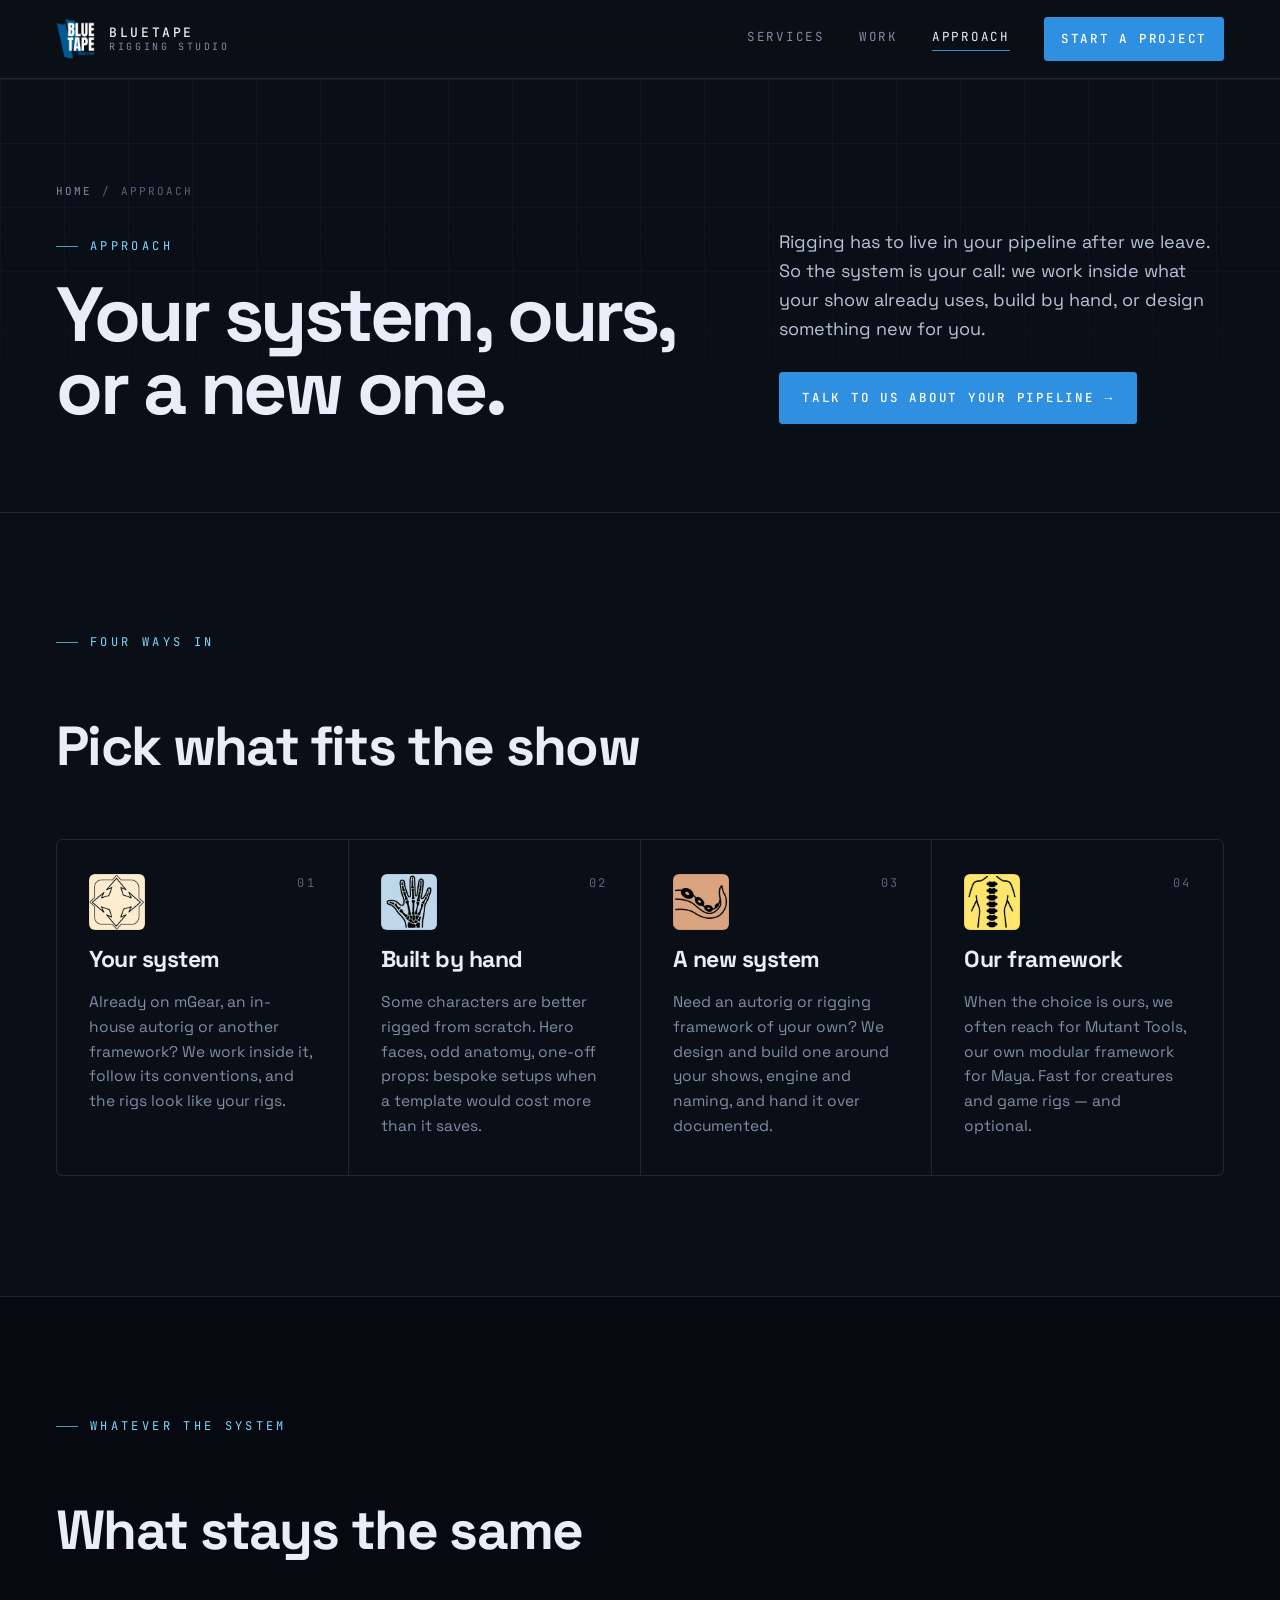
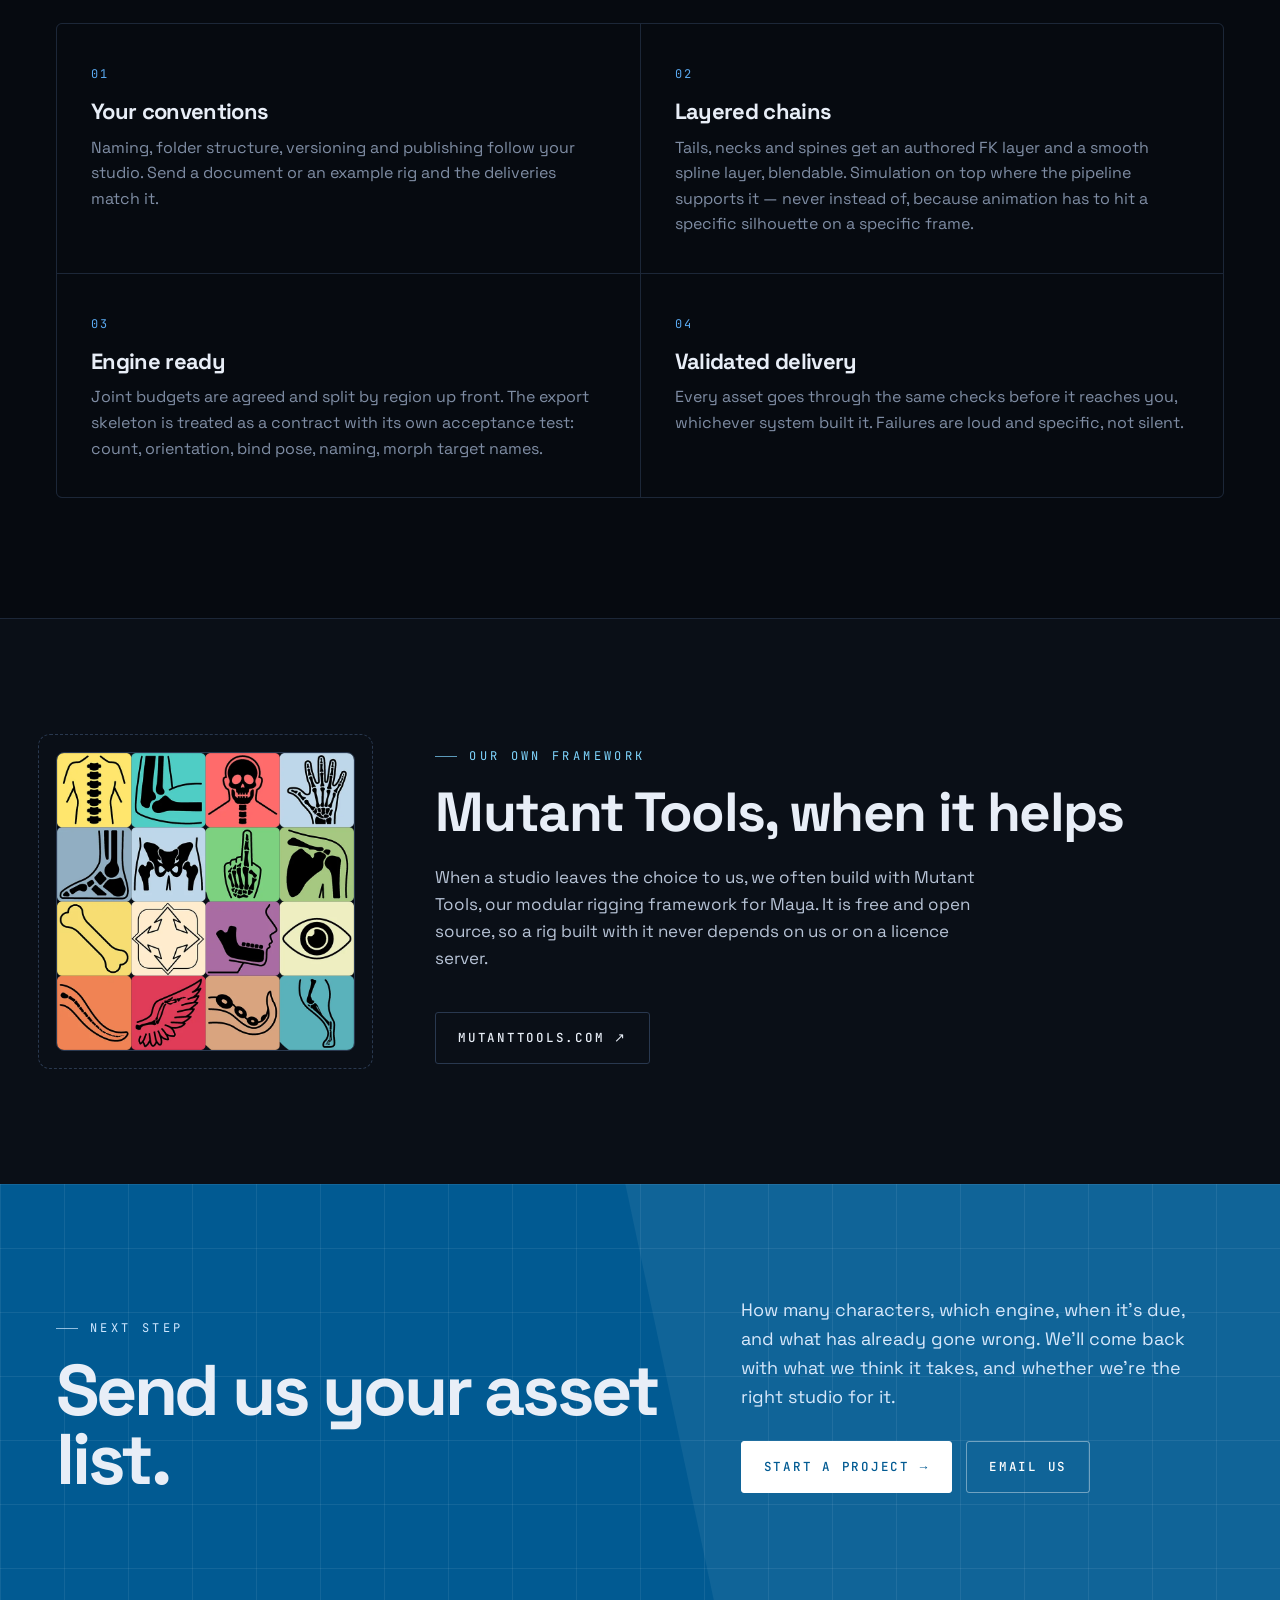
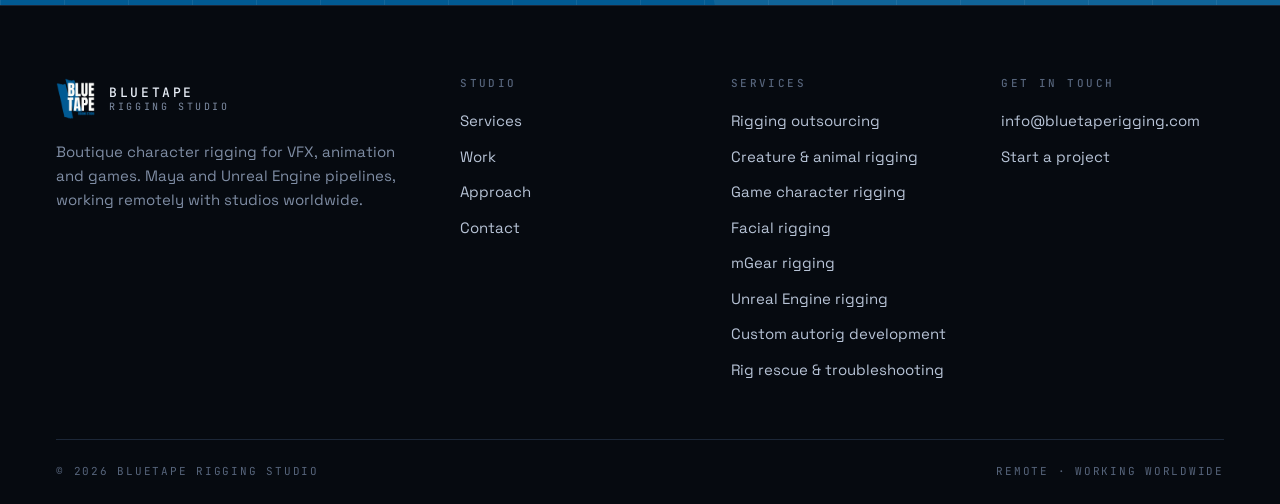
<file: approach/index.html>
<!doctype html>
<html lang="en">
<head>
<meta charset="utf-8">
<meta name="viewport" content="width=device-width,initial-scale=1">
<title>Our Approach — Any Rigging System, or a New One | Bluetape</title>
<meta name="description" content="We rig inside your pipeline: your in-house autorig, mGear or another framework, hand-built setups, or a new rigging system designed for your studio.">
<link rel="canonical" href="https://bluetaperigging.com/approach/">
<meta name="theme-color" content="#0a0f17">
<meta property="og:type" content="website">
<meta property="og:title" content="Our Approach — Any Rigging System, or a New One | Bluetape">
<meta property="og:description" content="We rig inside your pipeline: your in-house autorig, mGear or another framework, hand-built setups, or a new rigging system designed for your studio.">
<meta property="og:url" content="https://bluetaperigging.com/approach/">
<meta property="og:image" content="https://bluetaperigging.com/assets/img/hero-rig.webp">
<link rel="icon" href="/assets/img/favicon.png">
<link rel="apple-touch-icon" href="/assets/img/apple-touch-icon.png">
<link rel="preload" href="/assets/fonts/space-grotesk-700-latin.woff2" as="font" type="font/woff2" crossorigin>
<link rel="stylesheet" href="/assets/css/fonts.css">
<link rel="stylesheet" href="/assets/css/site.css?v=cdffe7571d">
</head>
<body>
<a class="skip" href="#main">Skip to content</a>
<header class="nav">
  <div class="wrap nav__in">
    <a class="nav__mark" href="/" aria-label="Bluetape Rigging Studio — home">
      <img class="nav__logo" src="/assets/img/logo.webp" alt="" width="40" height="43">
      <span class="nav__name">BLUETAPE<small>RIGGING STUDIO</small></span>
    </a>
    <button class="nav__toggle" type="button" aria-label="Menu" aria-expanded="false" aria-controls="nav-links"><span></span><span></span><span></span></button>
    <nav class="nav__links" id="nav-links" aria-label="Main">
      <a href="/services/">Services</a><a href="/work/">Work</a><a href="/approach/" class="is-active" aria-current="page">Approach</a>
      <a class="btn btn--solid" href="/contact/">Start a project</a>
    </nav>
  </div>
</header>
<main id="main">

<section class="phero">
  <div class="wrap phero__in">
    <div>
      <nav class="crumbs" aria-label="Breadcrumb"><a href="/">Home</a><span>/</span><span>Approach</span></nav>
      <span class="kicker">Approach</span>
      <h1>Your system, ours, or a new one.</h1>
    </div>
    <div>
      <p class="phero__lead">Rigging has to live in your pipeline after we leave. So the system is your call: we work inside what your show already uses, build by hand, or design something new for you.</p>
      <div class="btn-row"><a class="btn btn--solid" href="/contact/">Talk to us about your pipeline <span class="arr">→</span></a></div>
    </div>
  </div>
</section>

<section class="section">
  <div class="wrap">
    <div class="section__head section__head--solo" data-reveal><span class="kicker">Four ways in</span><h2 class="section__title">Pick what fits the show</h2></div>
    <div class="cards cards--4"><div class="card" data-reveal="0"><div class="card__top"><img class="card__icon" src="/assets/img/block-09.webp" alt="" width="56" height="56" loading="lazy"><span class="card__num">01</span></div><h3>Your system</h3><p>Already on mGear, an in-house autorig or another framework? We work inside it, follow its conventions, and the rigs look like your rigs.</p></div><div class="card" data-reveal="80"><div class="card__top"><img class="card__icon" src="/assets/img/block-03.webp" alt="" width="56" height="56" loading="lazy"><span class="card__num">02</span></div><h3>Built by hand</h3><p>Some characters are better rigged from scratch. Hero faces, odd anatomy, one-off props: bespoke setups when a template would cost more than it saves.</p></div><div class="card" data-reveal="160"><div class="card__top"><img class="card__icon" src="/assets/img/block-14.webp" alt="" width="56" height="56" loading="lazy"><span class="card__num">03</span></div><h3>A new system</h3><p>Need an autorig or rigging framework of your own? We design and build one around your shows, engine and naming, and hand it over documented.</p></div><div class="card" data-reveal="240"><div class="card__top"><img class="card__icon" src="/assets/img/block-00.webp" alt="" width="56" height="56" loading="lazy"><span class="card__num">04</span></div><h3>Our framework</h3><p>When the choice is ours, we often reach for Mutant Tools, our own modular framework for Maya. Fast for creatures and game rigs — and optional.</p></div></div>
  </div>
</section>

<section class="section section--alt">
  <div class="wrap">
    <div class="section__head section__head--solo" data-reveal><span class="kicker">Whatever the system</span><h2 class="section__title">What stays the same</h2></div>
    <div class="feat"><div data-reveal="0"><span class="feat__n">01</span><h3>Your conventions</h3><p>Naming, folder structure, versioning and publishing follow your studio. Send a document or an example rig and the deliveries match it.</p></div><div data-reveal="100"><span class="feat__n">02</span><h3>Layered chains</h3><p>Tails, necks and spines get an authored FK layer and a smooth spline layer, blendable. Simulation on top where the pipeline supports it — never instead of, because animation has to hit a specific silhouette on a specific frame.</p></div><div data-reveal="0"><span class="feat__n">03</span><h3>Engine ready</h3><p>Joint budgets are agreed and split by region up front. The export skeleton is treated as a contract with its own acceptance test: count, orientation, bind pose, naming, morph target names.</p></div><div data-reveal="100"><span class="feat__n">04</span><h3>Validated delivery</h3><p>Every asset goes through the same checks before it reaches you, whichever system built it. Failures are loud and specific, not silent.</p></div></div>
  </div>
</section>

<section class="section">
  <div class="wrap fw fw--small">
    <div class="fw__art" data-reveal><img src="/assets/img/blocks.webp" alt="The Mutant Tools rigging blocks" width="900" height="900" loading="lazy"></div>
    <div class="fw__body" data-reveal="120">
      <span class="kicker">Our own framework</span>
      <h2 class="section__title">Mutant Tools, when it helps</h2>
      <p>When a studio leaves the choice to us, we often build with Mutant Tools, our modular rigging framework for Maya. It is free and open source, so a rig built with it never depends on us or on a licence server.</p>
      <div class="btn-row"><a class="btn" href="https://mutanttools.com/" rel="noopener">mutanttools.com ↗</a></div>
    </div>
  </div>
</section>
<section class="cta">
  <div class="wrap cta__in">
    <div data-reveal>
      <span class="kicker">Next step</span>
      <h2>Send us your asset list.</h2>
    </div>
    <div data-reveal="120">
      <p>How many characters, which engine, when it’s due, and what has already gone wrong. We’ll come back with what we think it takes, and whether we’re the right studio for it.</p>
      <div class="btn-row">
        <a class="btn btn--solid" href="/contact/">Start a project <span class="arr">→</span></a>
        <a class="btn" data-mail href="/contact/">Email us</a>
      </div>
    </div>
  </div>
</section>
</main>
<footer class="foot">
  <div class="wrap foot__in">
    <div class="foot__brand">
      <a class="nav__mark" href="/"><img class="nav__logo" src="/assets/img/logo.webp" alt="" width="40" height="43"><span class="nav__name">BLUETAPE<small>RIGGING STUDIO</small></span></a>
      <p>Boutique character rigging for VFX, animation and games. Maya and Unreal Engine pipelines, working remotely with studios worldwide.</p>
    </div>
    <div>
      <h4>Studio</h4>
      <ul><li><a href="/services/">Services</a></li><li><a href="/work/">Work</a></li><li><a href="/approach/">Approach</a></li><li><a href="/contact/">Contact</a></li></ul>
    </div>
    <div>
      <h4>Services</h4>
      <ul><li><a href="/rigging-outsourcing/">Rigging outsourcing</a></li><li><a href="/creature-rigging/">Creature &amp; animal rigging</a></li><li><a href="/game-character-rigging/">Game character rigging</a></li><li><a href="/facial-rigging/">Facial rigging</a></li><li><a href="/mgear-rigging/">mGear rigging</a></li><li><a href="/unreal-engine-rigging/">Unreal Engine rigging</a></li><li><a href="/custom-autorig-development/">Custom autorig development</a></li><li><a href="/rig-troubleshooting/">Rig rescue &amp; troubleshooting</a></li></ul>
    </div>
    <div>
      <h4>Get in touch</h4>
      <ul><li><a data-mail href="/contact/"></a></li><li><a href="/contact/">Start a project</a></li></ul>
    </div>
  </div>
  <div class="wrap foot__base"><span>© 2026 Bluetape Rigging Studio</span><span>Remote · working worldwide</span></div>
</footer>
<script src="/assets/js/site.js?v=b855152c14" defer></script>
</body>
</html>
</file>
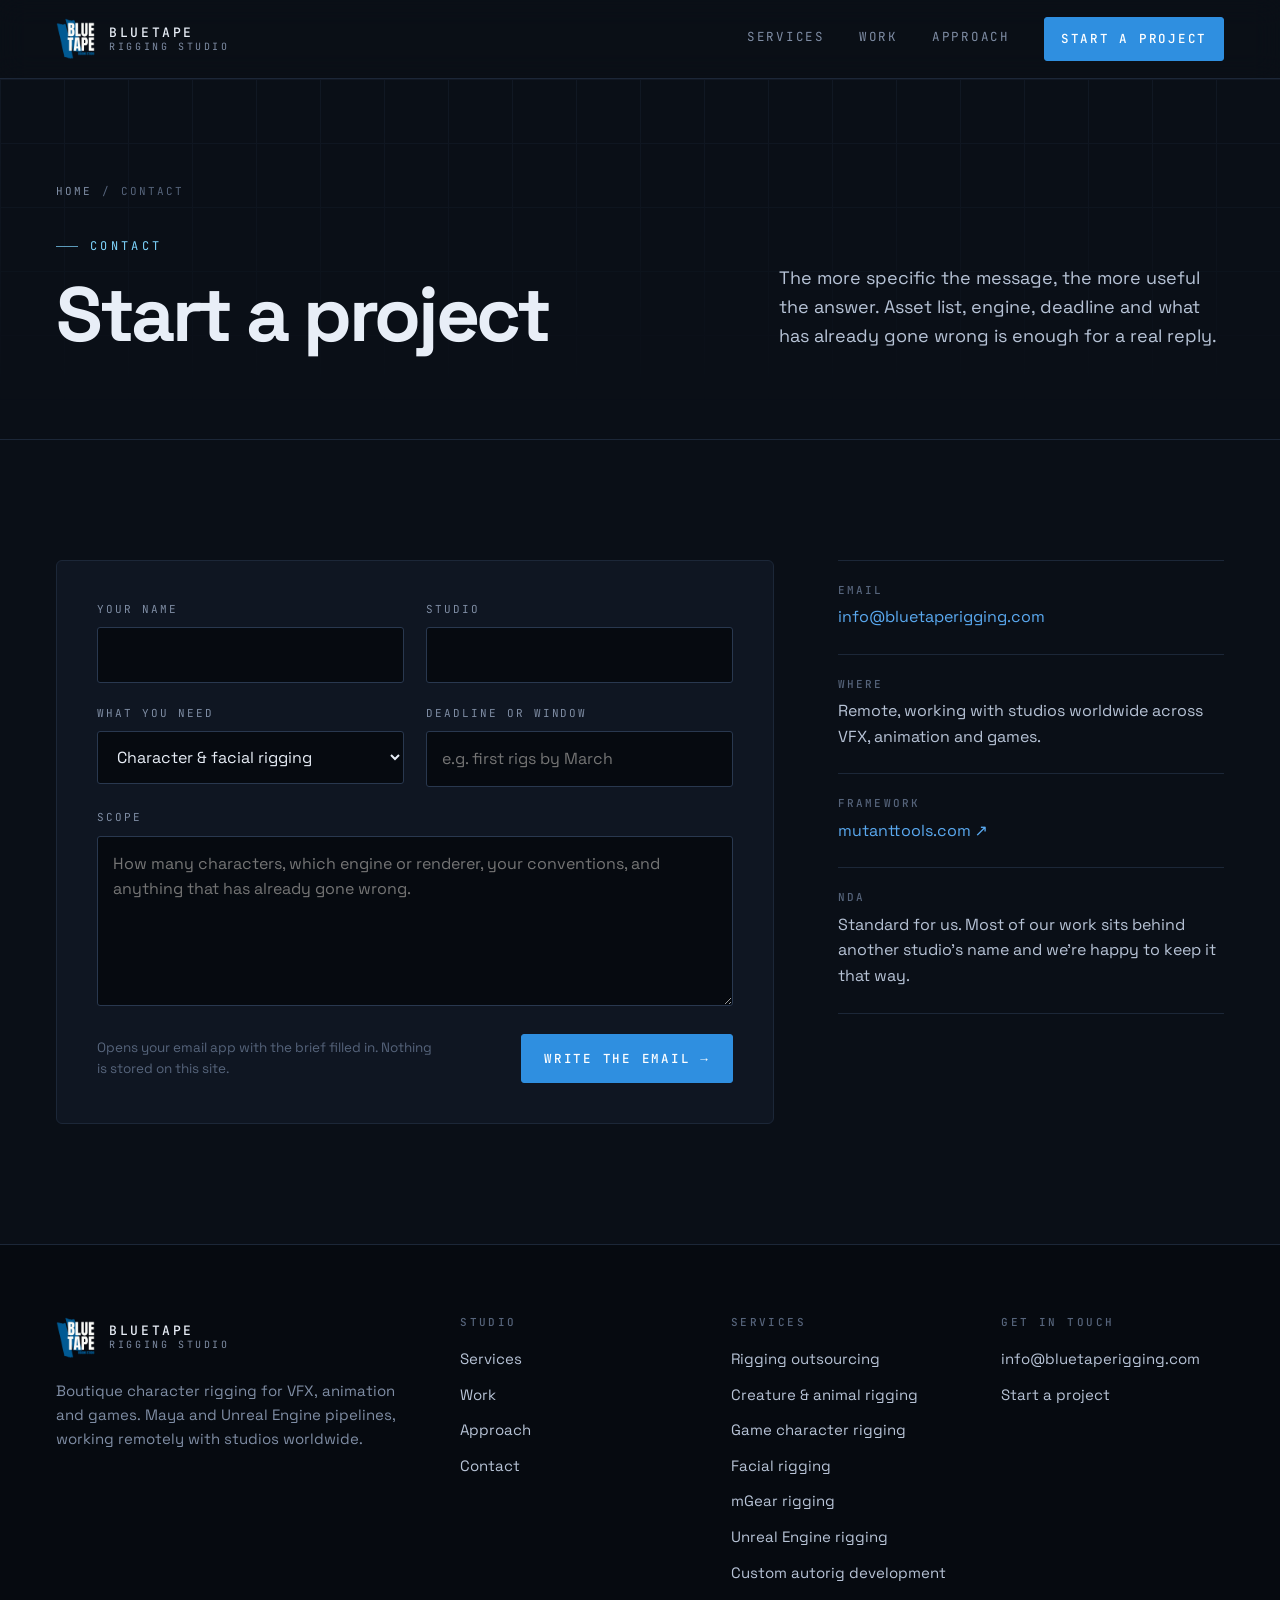
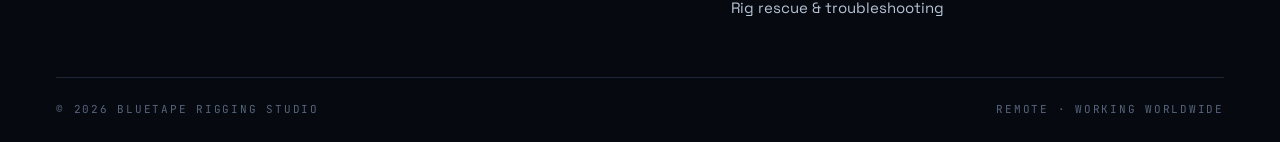
<file: contact/index.html>
<!doctype html>
<html lang="en">
<head>
<meta charset="utf-8">
<meta name="viewport" content="width=device-width,initial-scale=1">
<title>Start a Project — Contact | Bluetape</title>
<meta name="description" content="Send Bluetape your asset list, engine and deadline. We’ll come back with what we think it takes.">
<link rel="canonical" href="https://bluetaperigging.com/contact/">
<meta name="theme-color" content="#0a0f17">
<meta property="og:type" content="website">
<meta property="og:title" content="Start a Project — Contact | Bluetape">
<meta property="og:description" content="Send Bluetape your asset list, engine and deadline. We’ll come back with what we think it takes.">
<meta property="og:url" content="https://bluetaperigging.com/contact/">
<meta property="og:image" content="https://bluetaperigging.com/assets/img/hero-rig.webp">
<link rel="icon" href="/assets/img/favicon.png">
<link rel="apple-touch-icon" href="/assets/img/apple-touch-icon.png">
<link rel="preload" href="/assets/fonts/space-grotesk-700-latin.woff2" as="font" type="font/woff2" crossorigin>
<link rel="stylesheet" href="/assets/css/fonts.css">
<link rel="stylesheet" href="/assets/css/site.css?v=cdffe7571d">
</head>
<body>
<a class="skip" href="#main">Skip to content</a>
<header class="nav">
  <div class="wrap nav__in">
    <a class="nav__mark" href="/" aria-label="Bluetape Rigging Studio — home">
      <img class="nav__logo" src="/assets/img/logo.webp" alt="" width="40" height="43">
      <span class="nav__name">BLUETAPE<small>RIGGING STUDIO</small></span>
    </a>
    <button class="nav__toggle" type="button" aria-label="Menu" aria-expanded="false" aria-controls="nav-links"><span></span><span></span><span></span></button>
    <nav class="nav__links" id="nav-links" aria-label="Main">
      <a href="/services/">Services</a><a href="/work/">Work</a><a href="/approach/">Approach</a>
      <a class="btn btn--solid" href="/contact/">Start a project</a>
    </nav>
  </div>
</header>
<main id="main">

<section class="phero">
  <div class="wrap phero__in">
    <div>
      <nav class="crumbs" aria-label="Breadcrumb"><a href="/">Home</a><span>/</span><span>Contact</span></nav>
      <span class="kicker">Contact</span>
      <h1>Start a project</h1>
    </div>
    <p class="phero__lead">The more specific the message, the more useful the answer. Asset list, engine, deadline and what has already gone wrong is enough for a real reply.</p>
  </div>
</section>
<section class="section">
  <div class="wrap contact">
    <form class="form" id="brief" data-reveal>
      <div class="field"><label for="f-name">Your name</label><input id="f-name" name="name" autocomplete="name" required></div>
      <div class="field"><label for="f-studio">Studio</label><input id="f-studio" name="studio" autocomplete="organization"></div>
      <div class="field"><label for="f-need">What you need</label><select id="f-need" name="need"><option>Character &amp; facial rigging</option><option>Creature or animal rigging</option><option>Game-ready rigs / Unreal</option><option>Overflow on a running show</option><option>Rig rescue</option><option>Tools &amp; pipeline</option><option>Something else</option></select></div>
      <div class="field"><label for="f-deadline">Deadline or window</label><input id="f-deadline" name="deadline" placeholder="e.g. first rigs by March"></div>
      <div class="field field--full"><label for="f-scope">Scope</label><textarea id="f-scope" name="scope" required placeholder="How many characters, which engine or renderer, your conventions, and anything that has already gone wrong."></textarea></div>
      <div class="form__foot"><p class="form__note">Opens your email app with the brief filled in. Nothing is stored on this site.</p><button class="btn btn--solid" type="submit">Write the email <span class="arr">→</span></button></div>
    </form>
    <aside class="info" data-reveal="120">
      <div><h3>Email</h3><p><a data-mail href="/contact/"></a></p></div>
      <div><h3>Where</h3><p>Remote, working with studios worldwide across VFX, animation and games.</p></div>
      <div><h3>Framework</h3><p><a href="https://mutanttools.com/" rel="noopener">mutanttools.com ↗</a></p></div>
      <div><h3>NDA</h3><p>Standard for us. Most of our work sits behind another studio’s name and we’re happy to keep it that way.</p></div>
    </aside>
  </div>
</section>
</main>
<footer class="foot">
  <div class="wrap foot__in">
    <div class="foot__brand">
      <a class="nav__mark" href="/"><img class="nav__logo" src="/assets/img/logo.webp" alt="" width="40" height="43"><span class="nav__name">BLUETAPE<small>RIGGING STUDIO</small></span></a>
      <p>Boutique character rigging for VFX, animation and games. Maya and Unreal Engine pipelines, working remotely with studios worldwide.</p>
    </div>
    <div>
      <h4>Studio</h4>
      <ul><li><a href="/services/">Services</a></li><li><a href="/work/">Work</a></li><li><a href="/approach/">Approach</a></li><li><a href="/contact/">Contact</a></li></ul>
    </div>
    <div>
      <h4>Services</h4>
      <ul><li><a href="/rigging-outsourcing/">Rigging outsourcing</a></li><li><a href="/creature-rigging/">Creature &amp; animal rigging</a></li><li><a href="/game-character-rigging/">Game character rigging</a></li><li><a href="/facial-rigging/">Facial rigging</a></li><li><a href="/mgear-rigging/">mGear rigging</a></li><li><a href="/unreal-engine-rigging/">Unreal Engine rigging</a></li><li><a href="/custom-autorig-development/">Custom autorig development</a></li><li><a href="/rig-troubleshooting/">Rig rescue &amp; troubleshooting</a></li></ul>
    </div>
    <div>
      <h4>Get in touch</h4>
      <ul><li><a data-mail href="/contact/"></a></li><li><a href="/contact/">Start a project</a></li></ul>
    </div>
  </div>
  <div class="wrap foot__base"><span>© 2026 Bluetape Rigging Studio</span><span>Remote · working worldwide</span></div>
</footer>
<script src="/assets/js/site.js?v=b855152c14" defer></script>
</body>
</html>
</file>
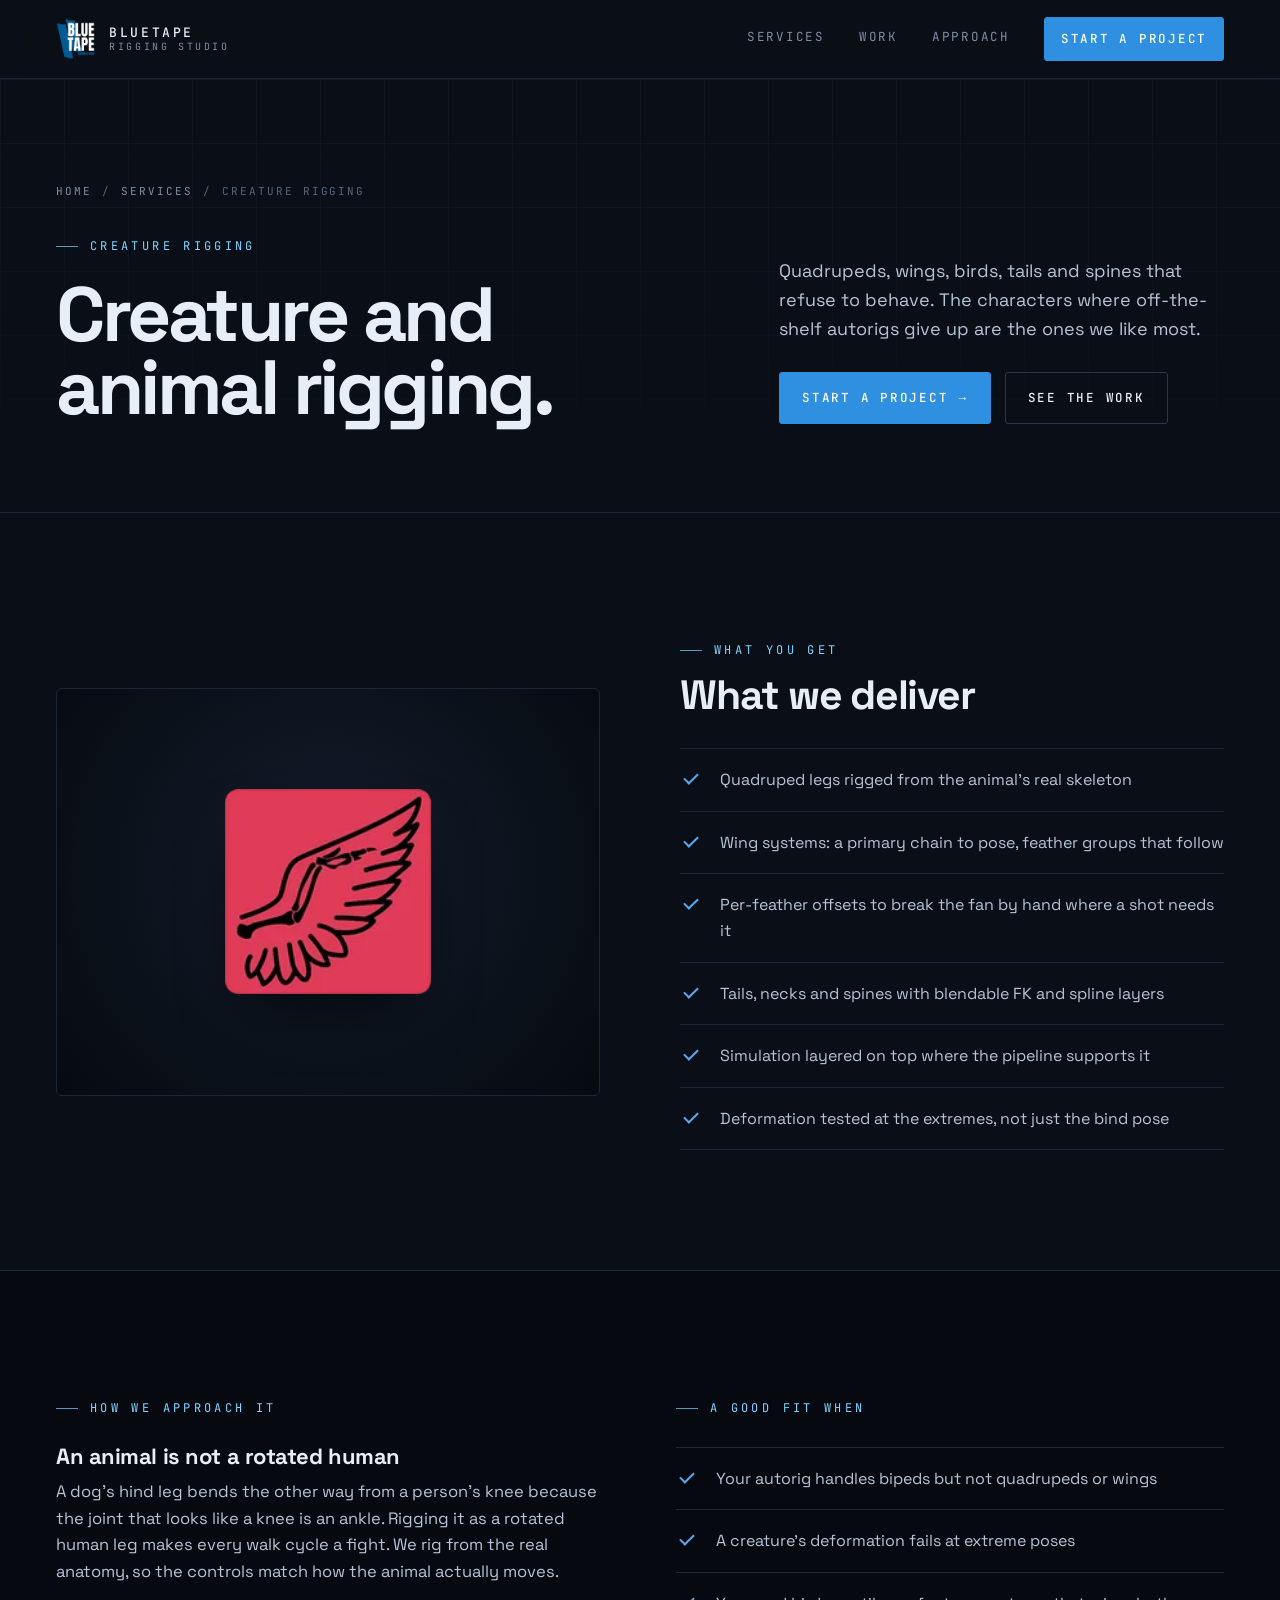
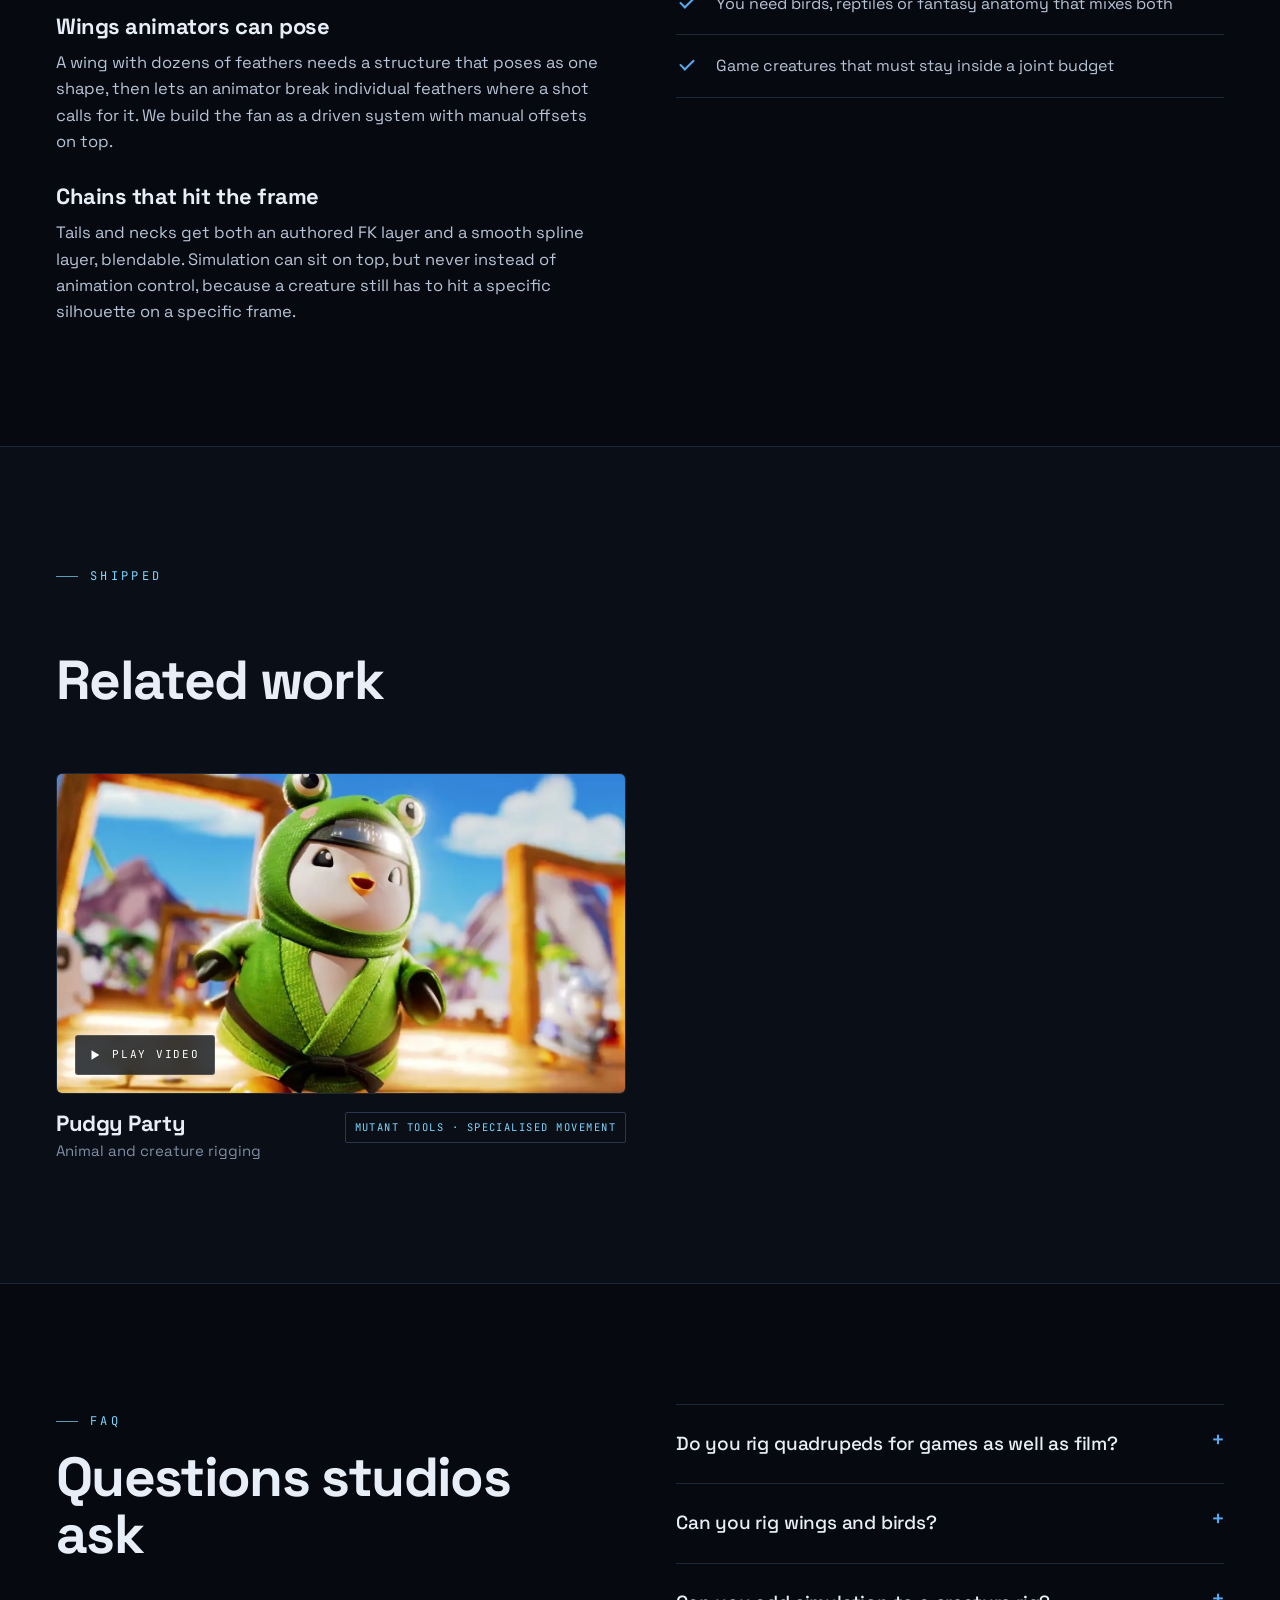
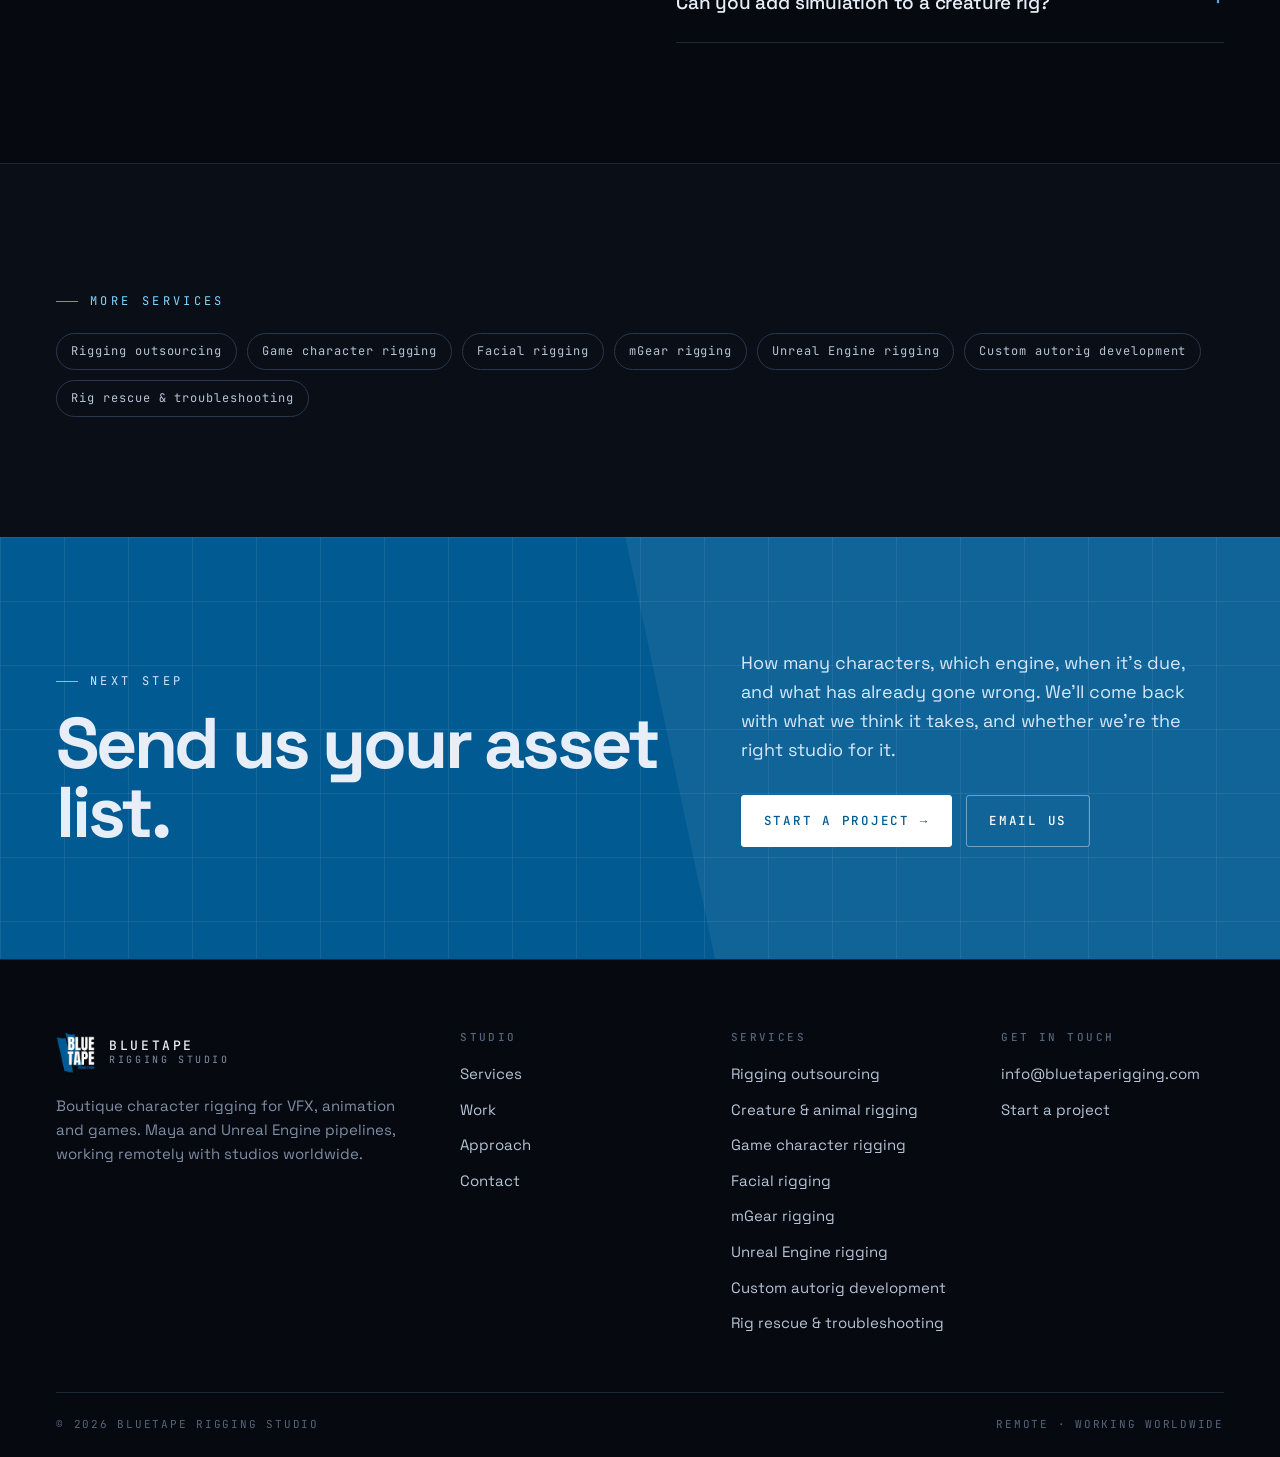
<file: creature-rigging/index.html>
<!doctype html>
<html lang="en">
<head>
<meta charset="utf-8">
<meta name="viewport" content="width=device-width,initial-scale=1">
<title>Creature &amp; Animal Rigging Services — Quadrupeds &amp; Wings | Bluetape</title>
<meta name="description" content="Creature and animal rigging for animation, VFX and games: quadrupeds, wings and birds, tails, and layered chains that hold up at extreme range.">
<link rel="canonical" href="https://bluetaperigging.com/creature-rigging/">
<meta name="theme-color" content="#0a0f17">
<meta property="og:type" content="website">
<meta property="og:title" content="Creature &amp; Animal Rigging Services — Quadrupeds &amp; Wings | Bluetape">
<meta property="og:description" content="Creature and animal rigging for animation, VFX and games: quadrupeds, wings and birds, tails, and layered chains that hold up at extreme range.">
<meta property="og:url" content="https://bluetaperigging.com/creature-rigging/">
<meta property="og:image" content="https://bluetaperigging.com/assets/img/hero-rig.webp">
<link rel="icon" href="/assets/img/favicon.png">
<link rel="apple-touch-icon" href="/assets/img/apple-touch-icon.png">
<link rel="preload" href="/assets/fonts/space-grotesk-700-latin.woff2" as="font" type="font/woff2" crossorigin>
<link rel="stylesheet" href="/assets/css/fonts.css">
<link rel="stylesheet" href="/assets/css/site.css?v=cdffe7571d">
<script type="application/ld+json">{"@context": "https://schema.org", "@type": "Service", "name": "Creature rigging", "serviceType": "Creature rigging", "description": "Creature and animal rigging for animation, VFX and games: quadrupeds, wings and birds, tails, and layered chains that hold up at extreme range.", "url": "https://bluetaperigging.com/creature-rigging/", "areaServed": "Worldwide", "provider": {"@type": "Organization", "name": "Bluetape Rigging Studio", "url": "https://bluetaperigging.com/"}}</script>
<script type="application/ld+json">{"@context": "https://schema.org", "@type": "FAQPage", "mainEntity": [{"@type": "Question", "name": "Do you rig quadrupeds for games as well as film?", "acceptedAnswer": {"@type": "Answer", "text": "Yes. For games we agree the joint budget per region up front and validate the export skeleton; for animation and VFX the budget is set by deformation quality instead."}}, {"@type": "Question", "name": "Can you rig wings and birds?", "acceptedAnswer": {"@type": "Answer", "text": "Yes. Wing systems with a posable primary chain, feather groups that follow it and per-feather offsets are a core part of our creature work."}}, {"@type": "Question", "name": "Can you add simulation to a creature rig?", "acceptedAnswer": {"@type": "Answer", "text": "Yes, where your pipeline supports it. Simulation is layered on top of the animation controls, never a replacement for them."}}]}</script>
<script type="application/ld+json">{"@context": "https://schema.org", "@type": "BreadcrumbList", "itemListElement": [{"@type": "ListItem", "position": 1, "name": "Home", "item": "https://bluetaperigging.com/"}, {"@type": "ListItem", "position": 2, "name": "Services", "item": "https://bluetaperigging.com/services/"}, {"@type": "ListItem", "position": 3, "name": "Creature rigging", "item": "https://bluetaperigging.com/creature-rigging/"}]}</script>
</head>
<body>
<a class="skip" href="#main">Skip to content</a>
<header class="nav">
  <div class="wrap nav__in">
    <a class="nav__mark" href="/" aria-label="Bluetape Rigging Studio — home">
      <img class="nav__logo" src="/assets/img/logo.webp" alt="" width="40" height="43">
      <span class="nav__name">BLUETAPE<small>RIGGING STUDIO</small></span>
    </a>
    <button class="nav__toggle" type="button" aria-label="Menu" aria-expanded="false" aria-controls="nav-links"><span></span><span></span><span></span></button>
    <nav class="nav__links" id="nav-links" aria-label="Main">
      <a href="/services/">Services</a><a href="/work/">Work</a><a href="/approach/">Approach</a>
      <a class="btn btn--solid" href="/contact/">Start a project</a>
    </nav>
  </div>
</header>
<main id="main">

<section class="phero">
  <div class="wrap phero__in">
    <div>
      <nav class="crumbs" aria-label="Breadcrumb"><a href="/">Home</a><span>/</span><a href="/services/">Services</a><span>/</span><span>Creature rigging</span></nav>
      <span class="kicker">Creature rigging</span>
      <h1>Creature and animal rigging.</h1>
    </div>
    <div>
      <p class="phero__lead">Quadrupeds, wings, birds, tails and spines that refuse to behave. The characters where off-the-shelf autorigs give up are the ones we like most.</p>
      <div class="btn-row"><a class="btn btn--solid" href="/contact/">Start a project <span class="arr">→</span></a><a class="btn" href="/work/">See the work</a></div>
    </div>
  </div>
</section>

<section class="section">
  <div class="wrap srow" style="padding-block:0;border:0">
    <div class="srow__media srow__media--icon"><img src="/assets/img/block-13.webp" alt="" width="160" height="160" loading="lazy"></div>
    <div data-reveal><span class="kicker">What you get</span><h2 class="section__title">What we deliver</h2><ul class="check" style="margin-top:32px"><li>Quadruped legs rigged from the animal’s real skeleton</li><li>Wing systems: a primary chain to pose, feather groups that follow</li><li>Per-feather offsets to break the fan by hand where a shot needs it</li><li>Tails, necks and spines with blendable FK and spline layers</li><li>Simulation layered on top where the pipeline supports it</li><li>Deformation tested at the extremes, not just the bind pose</li></ul></div>
  </div>
</section>

<section class="section section--alt">
  <div class="wrap split" style="align-items:start">
    <div class="prose" data-reveal><span class="kicker">How we approach it</span><h3>An animal is not a rotated human</h3><p>A dog’s hind leg bends the other way from a person’s knee because the joint that looks like a knee is an ankle. Rigging it as a rotated human leg makes every walk cycle a fight. We rig from the real anatomy, so the controls match how the animal actually moves.</p><h3>Wings animators can pose</h3><p>A wing with dozens of feathers needs a structure that poses as one shape, then lets an animator break individual feathers where a shot calls for it. We build the fan as a driven system with manual offsets on top.</p><h3>Chains that hit the frame</h3><p>Tails and necks get both an authored FK layer and a smooth spline layer, blendable. Simulation can sit on top, but never instead of animation control, because a creature still has to hit a specific silhouette on a specific frame.</p></div>
    <aside data-reveal="120"><span class="kicker">A good fit when</span><ul class="check" style="margin-top:28px"><li>Your autorig handles bipeds but not quadrupeds or wings</li><li>A creature’s deformation fails at extreme poses</li><li>You need birds, reptiles or fantasy anatomy that mixes both</li><li>Game creatures that must stay inside a joint budget</li></ul></aside>
  </div>
</section>
<section class="section">
  <div class="wrap">
    <div class="section__head section__head--solo" data-reveal><span class="kicker">Shipped</span><h2 class="section__title">Related work</h2></div>
    <div class="work"><article class="shot" data-reveal="0"><figure class="media">
        <img src="/assets/img/pudgy-party.webp" alt="Pudgy Party — video still" width="1280" height="720" loading="lazy">
        <button class="play" type="button" data-yt="25WQCnAyyC4" data-title="Pudgy Party" aria-label="Play the Pudgy Party video"><span class="play__btn"><svg viewBox="0 0 16 16" aria-hidden="true"><path fill="currentColor" d="M4 2.5v11l9-5.5z"/></svg>Play video</span></button>
      </figure>
      <div class="shot__meta"><div><h3>Pudgy Party</h3><p class="shot__client">Animal and creature rigging</p></div><span class="tag">Mutant Tools · Specialised movement</span></div></article></div>
  </div>
</section>
<section class="section section--alt">
  <div class="wrap split" style="align-items:start">
    <div data-reveal><span class="kicker">FAQ</span><h2 class="section__title">Questions studios ask</h2></div>
    <div class="faq" data-reveal="120"><details><summary>Do you rig quadrupeds for games as well as film?</summary><p>Yes. For games we agree the joint budget per region up front and validate the export skeleton; for animation and VFX the budget is set by deformation quality instead.</p></details><details><summary>Can you rig wings and birds?</summary><p>Yes. Wing systems with a posable primary chain, feather groups that follow it and per-feather offsets are a core part of our creature work.</p></details><details><summary>Can you add simulation to a creature rig?</summary><p>Yes, where your pipeline supports it. Simulation is layered on top of the animation controls, never a replacement for them.</p></details></div>
  </div>
</section>

<section class="section">
  <div class="wrap">
    <span class="kicker">More services</span>
    <ul class="stack stack--links"><li><a href="/rigging-outsourcing/">Rigging outsourcing</a></li><li><a href="/game-character-rigging/">Game character rigging</a></li><li><a href="/facial-rigging/">Facial rigging</a></li><li><a href="/mgear-rigging/">mGear rigging</a></li><li><a href="/unreal-engine-rigging/">Unreal Engine rigging</a></li><li><a href="/custom-autorig-development/">Custom autorig development</a></li><li><a href="/rig-troubleshooting/">Rig rescue &amp; troubleshooting</a></li></ul>
  </div>
</section>
<section class="cta">
  <div class="wrap cta__in">
    <div data-reveal>
      <span class="kicker">Next step</span>
      <h2>Send us your asset list.</h2>
    </div>
    <div data-reveal="120">
      <p>How many characters, which engine, when it’s due, and what has already gone wrong. We’ll come back with what we think it takes, and whether we’re the right studio for it.</p>
      <div class="btn-row">
        <a class="btn btn--solid" href="/contact/">Start a project <span class="arr">→</span></a>
        <a class="btn" data-mail href="/contact/">Email us</a>
      </div>
    </div>
  </div>
</section>
</main>
<footer class="foot">
  <div class="wrap foot__in">
    <div class="foot__brand">
      <a class="nav__mark" href="/"><img class="nav__logo" src="/assets/img/logo.webp" alt="" width="40" height="43"><span class="nav__name">BLUETAPE<small>RIGGING STUDIO</small></span></a>
      <p>Boutique character rigging for VFX, animation and games. Maya and Unreal Engine pipelines, working remotely with studios worldwide.</p>
    </div>
    <div>
      <h4>Studio</h4>
      <ul><li><a href="/services/">Services</a></li><li><a href="/work/">Work</a></li><li><a href="/approach/">Approach</a></li><li><a href="/contact/">Contact</a></li></ul>
    </div>
    <div>
      <h4>Services</h4>
      <ul><li><a href="/rigging-outsourcing/">Rigging outsourcing</a></li><li><a href="/creature-rigging/">Creature &amp; animal rigging</a></li><li><a href="/game-character-rigging/">Game character rigging</a></li><li><a href="/facial-rigging/">Facial rigging</a></li><li><a href="/mgear-rigging/">mGear rigging</a></li><li><a href="/unreal-engine-rigging/">Unreal Engine rigging</a></li><li><a href="/custom-autorig-development/">Custom autorig development</a></li><li><a href="/rig-troubleshooting/">Rig rescue &amp; troubleshooting</a></li></ul>
    </div>
    <div>
      <h4>Get in touch</h4>
      <ul><li><a data-mail href="/contact/"></a></li><li><a href="/contact/">Start a project</a></li></ul>
    </div>
  </div>
  <div class="wrap foot__base"><span>© 2026 Bluetape Rigging Studio</span><span>Remote · working worldwide</span></div>
</footer>
<script src="/assets/js/site.js?v=b855152c14" defer></script>
</body>
</html>
</file>
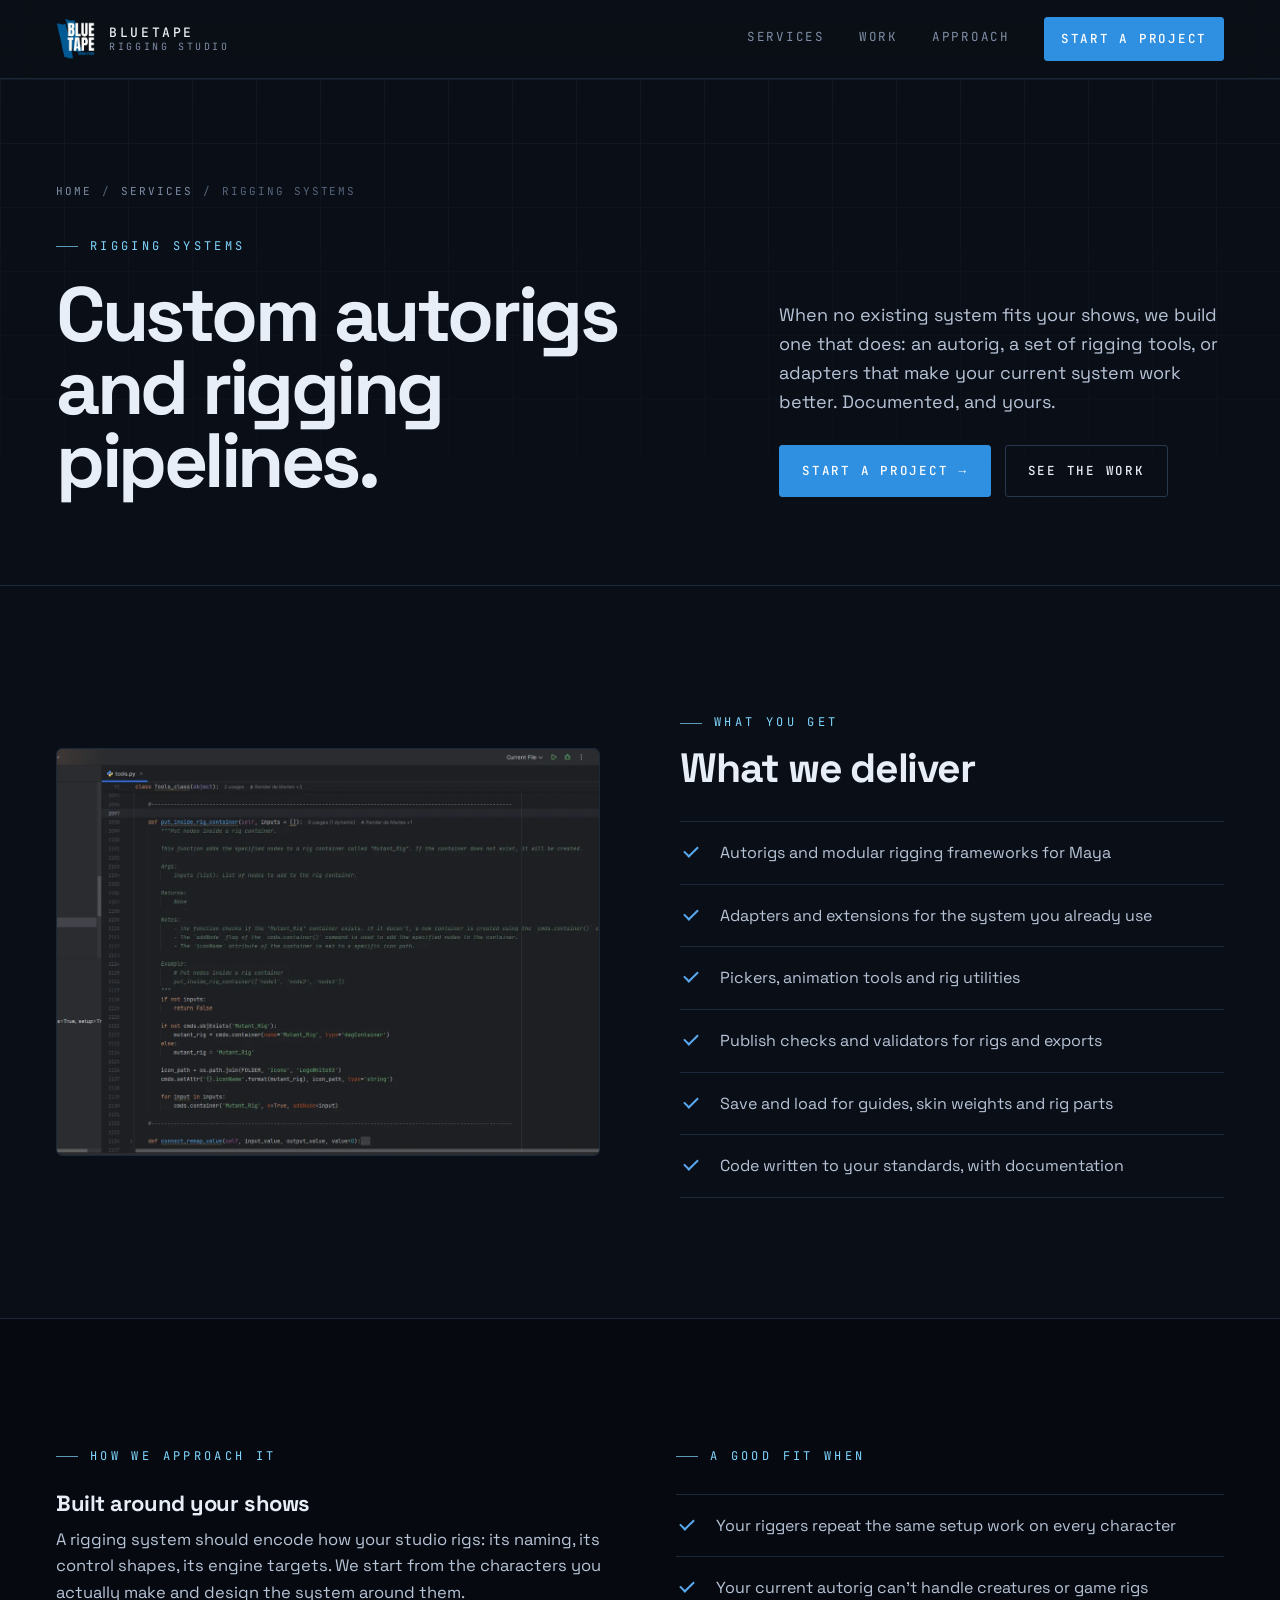
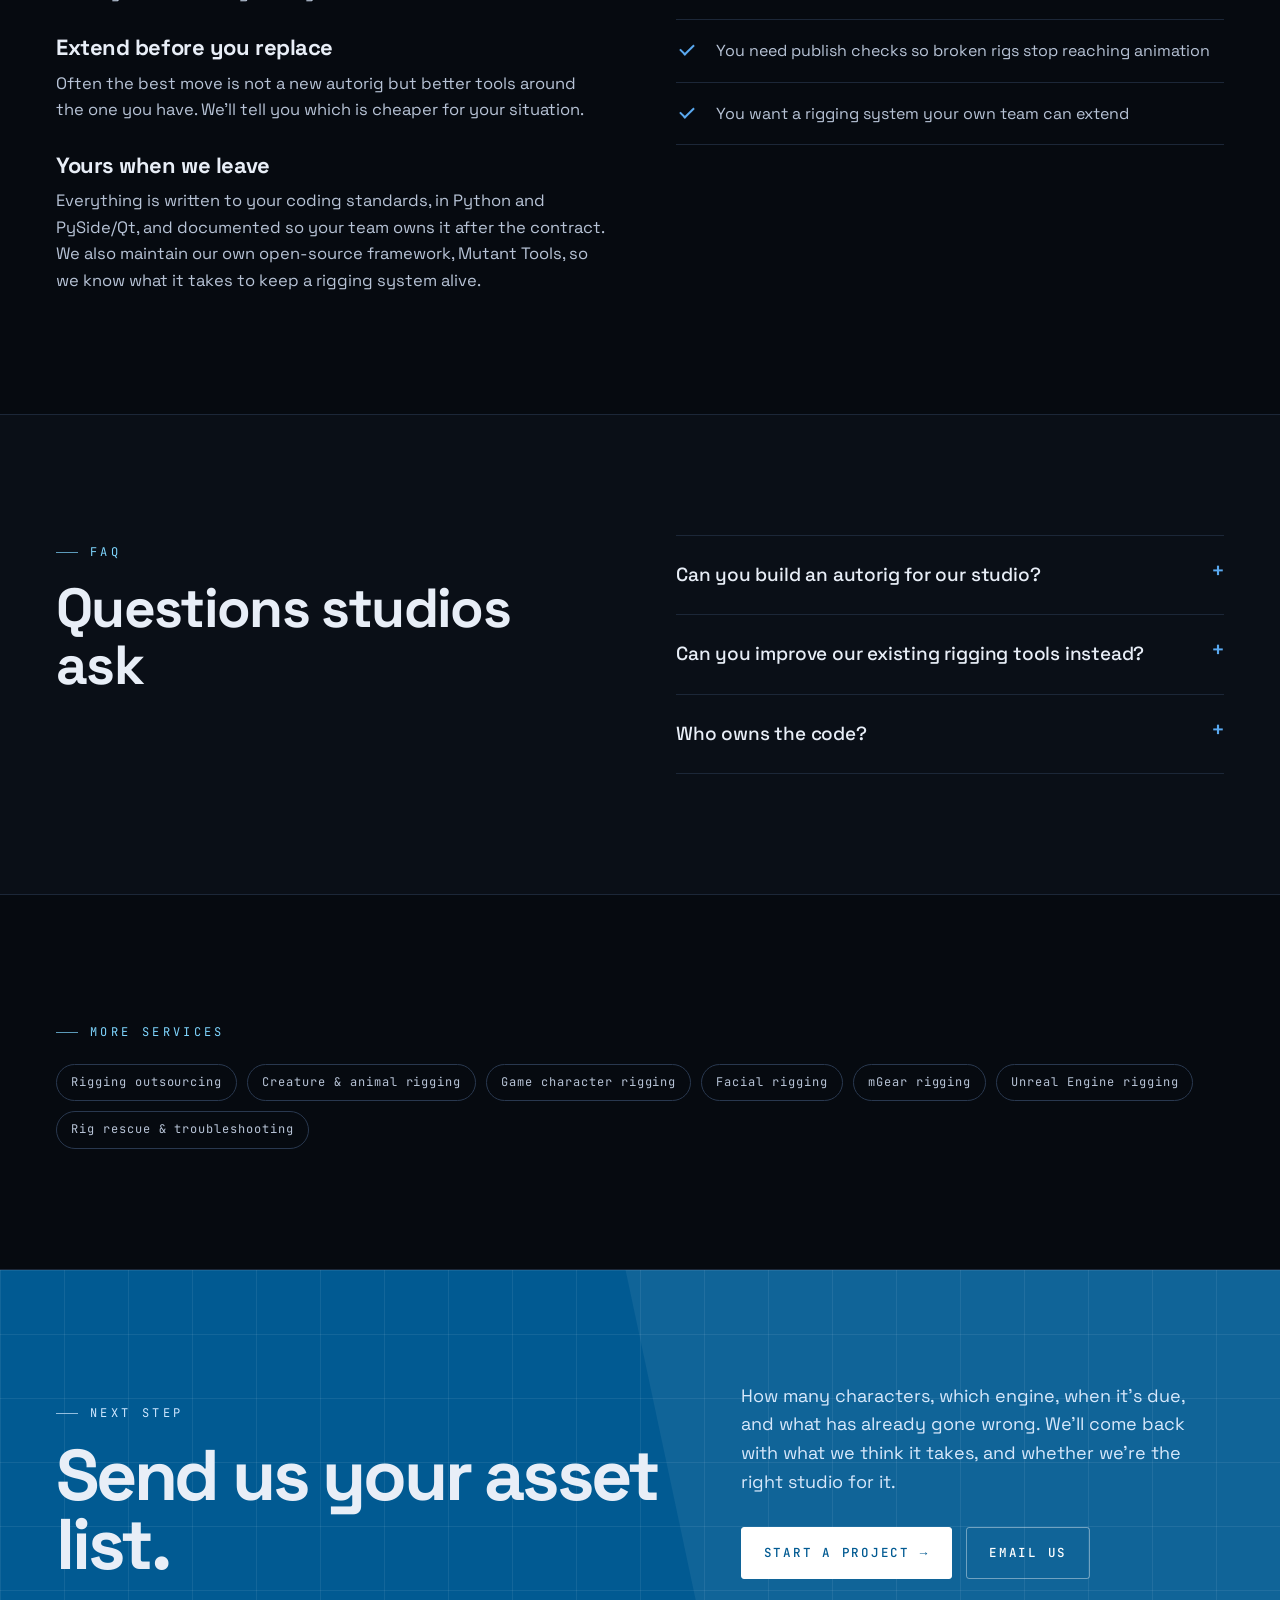
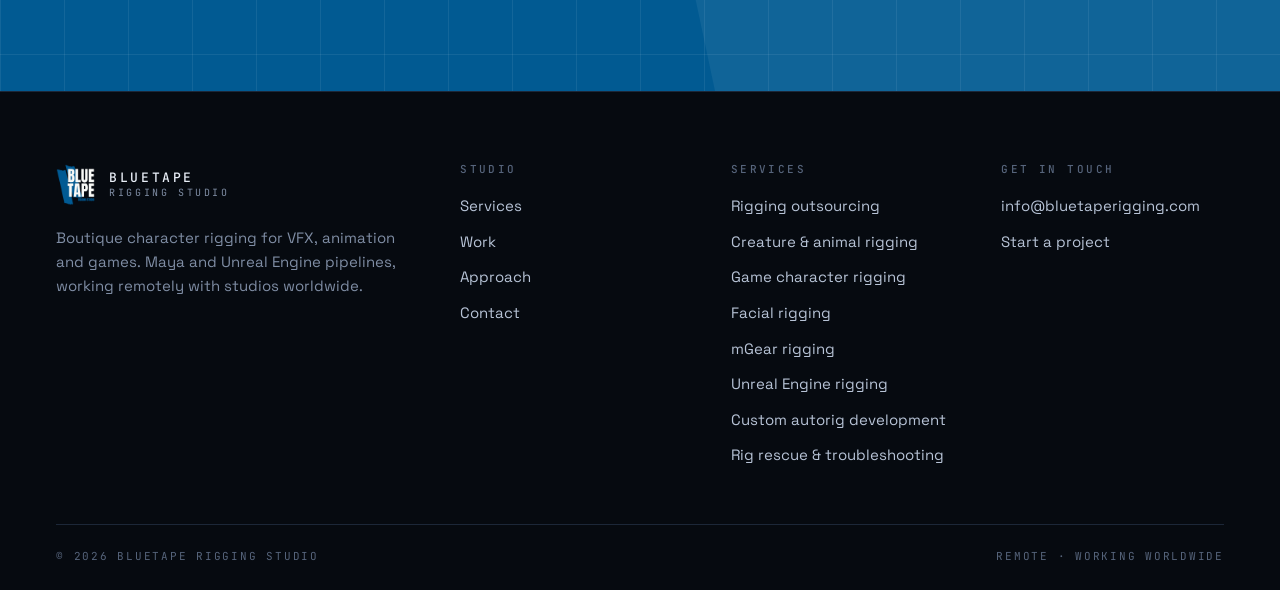
<file: custom-autorig-development/index.html>
<!doctype html>
<html lang="en">
<head>
<meta charset="utf-8">
<meta name="viewport" content="width=device-width,initial-scale=1">
<title>Custom Autorig &amp; Rigging Pipeline Development | Bluetape</title>
<meta name="description" content="We design and build custom autorigs, rigging frameworks and Python tools for studios, or adapt the system you already use. Maya, Python, PySide.">
<link rel="canonical" href="https://bluetaperigging.com/custom-autorig-development/">
<meta name="theme-color" content="#0a0f17">
<meta property="og:type" content="website">
<meta property="og:title" content="Custom Autorig &amp; Rigging Pipeline Development | Bluetape">
<meta property="og:description" content="We design and build custom autorigs, rigging frameworks and Python tools for studios, or adapt the system you already use. Maya, Python, PySide.">
<meta property="og:url" content="https://bluetaperigging.com/custom-autorig-development/">
<meta property="og:image" content="https://bluetaperigging.com/assets/img/hero-rig.webp">
<link rel="icon" href="/assets/img/favicon.png">
<link rel="apple-touch-icon" href="/assets/img/apple-touch-icon.png">
<link rel="preload" href="/assets/fonts/space-grotesk-700-latin.woff2" as="font" type="font/woff2" crossorigin>
<link rel="stylesheet" href="/assets/css/fonts.css">
<link rel="stylesheet" href="/assets/css/site.css?v=cdffe7571d">
<script type="application/ld+json">{"@context": "https://schema.org", "@type": "Service", "name": "Rigging systems", "serviceType": "Rigging systems", "description": "We design and build custom autorigs, rigging frameworks and Python tools for studios, or adapt the system you already use. Maya, Python, PySide.", "url": "https://bluetaperigging.com/custom-autorig-development/", "areaServed": "Worldwide", "provider": {"@type": "Organization", "name": "Bluetape Rigging Studio", "url": "https://bluetaperigging.com/"}}</script>
<script type="application/ld+json">{"@context": "https://schema.org", "@type": "FAQPage", "mainEntity": [{"@type": "Question", "name": "Can you build an autorig for our studio?", "acceptedAnswer": {"@type": "Answer", "text": "Yes. We design and build autorigs and modular rigging frameworks for Maya around your characters, naming and engine targets."}}, {"@type": "Question", "name": "Can you improve our existing rigging tools instead?", "acceptedAnswer": {"@type": "Answer", "text": "Yes, and it’s often cheaper. We extend and adapt existing systems as well as building new ones."}}, {"@type": "Question", "name": "Who owns the code?", "acceptedAnswer": {"@type": "Answer", "text": "You do, written to your standards and documented for your team."}}]}</script>
<script type="application/ld+json">{"@context": "https://schema.org", "@type": "BreadcrumbList", "itemListElement": [{"@type": "ListItem", "position": 1, "name": "Home", "item": "https://bluetaperigging.com/"}, {"@type": "ListItem", "position": 2, "name": "Services", "item": "https://bluetaperigging.com/services/"}, {"@type": "ListItem", "position": 3, "name": "Rigging systems", "item": "https://bluetaperigging.com/custom-autorig-development/"}]}</script>
</head>
<body>
<a class="skip" href="#main">Skip to content</a>
<header class="nav">
  <div class="wrap nav__in">
    <a class="nav__mark" href="/" aria-label="Bluetape Rigging Studio — home">
      <img class="nav__logo" src="/assets/img/logo.webp" alt="" width="40" height="43">
      <span class="nav__name">BLUETAPE<small>RIGGING STUDIO</small></span>
    </a>
    <button class="nav__toggle" type="button" aria-label="Menu" aria-expanded="false" aria-controls="nav-links"><span></span><span></span><span></span></button>
    <nav class="nav__links" id="nav-links" aria-label="Main">
      <a href="/services/">Services</a><a href="/work/">Work</a><a href="/approach/">Approach</a>
      <a class="btn btn--solid" href="/contact/">Start a project</a>
    </nav>
  </div>
</header>
<main id="main">

<section class="phero">
  <div class="wrap phero__in">
    <div>
      <nav class="crumbs" aria-label="Breadcrumb"><a href="/">Home</a><span>/</span><a href="/services/">Services</a><span>/</span><span>Rigging systems</span></nav>
      <span class="kicker">Rigging systems</span>
      <h1>Custom autorigs and rigging pipelines.</h1>
    </div>
    <div>
      <p class="phero__lead">When no existing system fits your shows, we build one that does: an autorig, a set of rigging tools, or adapters that make your current system work better. Documented, and yours.</p>
      <div class="btn-row"><a class="btn btn--solid" href="/contact/">Start a project <span class="arr">→</span></a><a class="btn" href="/work/">See the work</a></div>
    </div>
  </div>
</section>

<section class="section">
  <div class="wrap srow" style="padding-block:0;border:0">
    <div class="srow__media"><img src="/assets/img/code.webp" alt="" loading="lazy"></div>
    <div data-reveal><span class="kicker">What you get</span><h2 class="section__title">What we deliver</h2><ul class="check" style="margin-top:32px"><li>Autorigs and modular rigging frameworks for Maya</li><li>Adapters and extensions for the system you already use</li><li>Pickers, animation tools and rig utilities</li><li>Publish checks and validators for rigs and exports</li><li>Save and load for guides, skin weights and rig parts</li><li>Code written to your standards, with documentation</li></ul></div>
  </div>
</section>

<section class="section section--alt">
  <div class="wrap split" style="align-items:start">
    <div class="prose" data-reveal><span class="kicker">How we approach it</span><h3>Built around your shows</h3><p>A rigging system should encode how your studio rigs: its naming, its control shapes, its engine targets. We start from the characters you actually make and design the system around them.</p><h3>Extend before you replace</h3><p>Often the best move is not a new autorig but better tools around the one you have. We’ll tell you which is cheaper for your situation.</p><h3>Yours when we leave</h3><p>Everything is written to your coding standards, in Python and PySide/Qt, and documented so your team owns it after the contract. We also maintain our own open-source framework, Mutant Tools, so we know what it takes to keep a rigging system alive.</p></div>
    <aside data-reveal="120"><span class="kicker">A good fit when</span><ul class="check" style="margin-top:28px"><li>Your riggers repeat the same setup work on every character</li><li>Your current autorig can’t handle creatures or game rigs</li><li>You need publish checks so broken rigs stop reaching animation</li><li>You want a rigging system your own team can extend</li></ul></aside>
  </div>
</section>

<section class="section">
  <div class="wrap split" style="align-items:start">
    <div data-reveal><span class="kicker">FAQ</span><h2 class="section__title">Questions studios ask</h2></div>
    <div class="faq" data-reveal="120"><details><summary>Can you build an autorig for our studio?</summary><p>Yes. We design and build autorigs and modular rigging frameworks for Maya around your characters, naming and engine targets.</p></details><details><summary>Can you improve our existing rigging tools instead?</summary><p>Yes, and it’s often cheaper. We extend and adapt existing systems as well as building new ones.</p></details><details><summary>Who owns the code?</summary><p>You do, written to your standards and documented for your team.</p></details></div>
  </div>
</section>

<section class="section section--alt">
  <div class="wrap">
    <span class="kicker">More services</span>
    <ul class="stack stack--links"><li><a href="/rigging-outsourcing/">Rigging outsourcing</a></li><li><a href="/creature-rigging/">Creature &amp; animal rigging</a></li><li><a href="/game-character-rigging/">Game character rigging</a></li><li><a href="/facial-rigging/">Facial rigging</a></li><li><a href="/mgear-rigging/">mGear rigging</a></li><li><a href="/unreal-engine-rigging/">Unreal Engine rigging</a></li><li><a href="/rig-troubleshooting/">Rig rescue &amp; troubleshooting</a></li></ul>
  </div>
</section>
<section class="cta">
  <div class="wrap cta__in">
    <div data-reveal>
      <span class="kicker">Next step</span>
      <h2>Send us your asset list.</h2>
    </div>
    <div data-reveal="120">
      <p>How many characters, which engine, when it’s due, and what has already gone wrong. We’ll come back with what we think it takes, and whether we’re the right studio for it.</p>
      <div class="btn-row">
        <a class="btn btn--solid" href="/contact/">Start a project <span class="arr">→</span></a>
        <a class="btn" data-mail href="/contact/">Email us</a>
      </div>
    </div>
  </div>
</section>
</main>
<footer class="foot">
  <div class="wrap foot__in">
    <div class="foot__brand">
      <a class="nav__mark" href="/"><img class="nav__logo" src="/assets/img/logo.webp" alt="" width="40" height="43"><span class="nav__name">BLUETAPE<small>RIGGING STUDIO</small></span></a>
      <p>Boutique character rigging for VFX, animation and games. Maya and Unreal Engine pipelines, working remotely with studios worldwide.</p>
    </div>
    <div>
      <h4>Studio</h4>
      <ul><li><a href="/services/">Services</a></li><li><a href="/work/">Work</a></li><li><a href="/approach/">Approach</a></li><li><a href="/contact/">Contact</a></li></ul>
    </div>
    <div>
      <h4>Services</h4>
      <ul><li><a href="/rigging-outsourcing/">Rigging outsourcing</a></li><li><a href="/creature-rigging/">Creature &amp; animal rigging</a></li><li><a href="/game-character-rigging/">Game character rigging</a></li><li><a href="/facial-rigging/">Facial rigging</a></li><li><a href="/mgear-rigging/">mGear rigging</a></li><li><a href="/unreal-engine-rigging/">Unreal Engine rigging</a></li><li><a href="/custom-autorig-development/">Custom autorig development</a></li><li><a href="/rig-troubleshooting/">Rig rescue &amp; troubleshooting</a></li></ul>
    </div>
    <div>
      <h4>Get in touch</h4>
      <ul><li><a data-mail href="/contact/"></a></li><li><a href="/contact/">Start a project</a></li></ul>
    </div>
  </div>
  <div class="wrap foot__base"><span>© 2026 Bluetape Rigging Studio</span><span>Remote · working worldwide</span></div>
</footer>
<script src="/assets/js/site.js?v=b855152c14" defer></script>
</body>
</html>
</file>
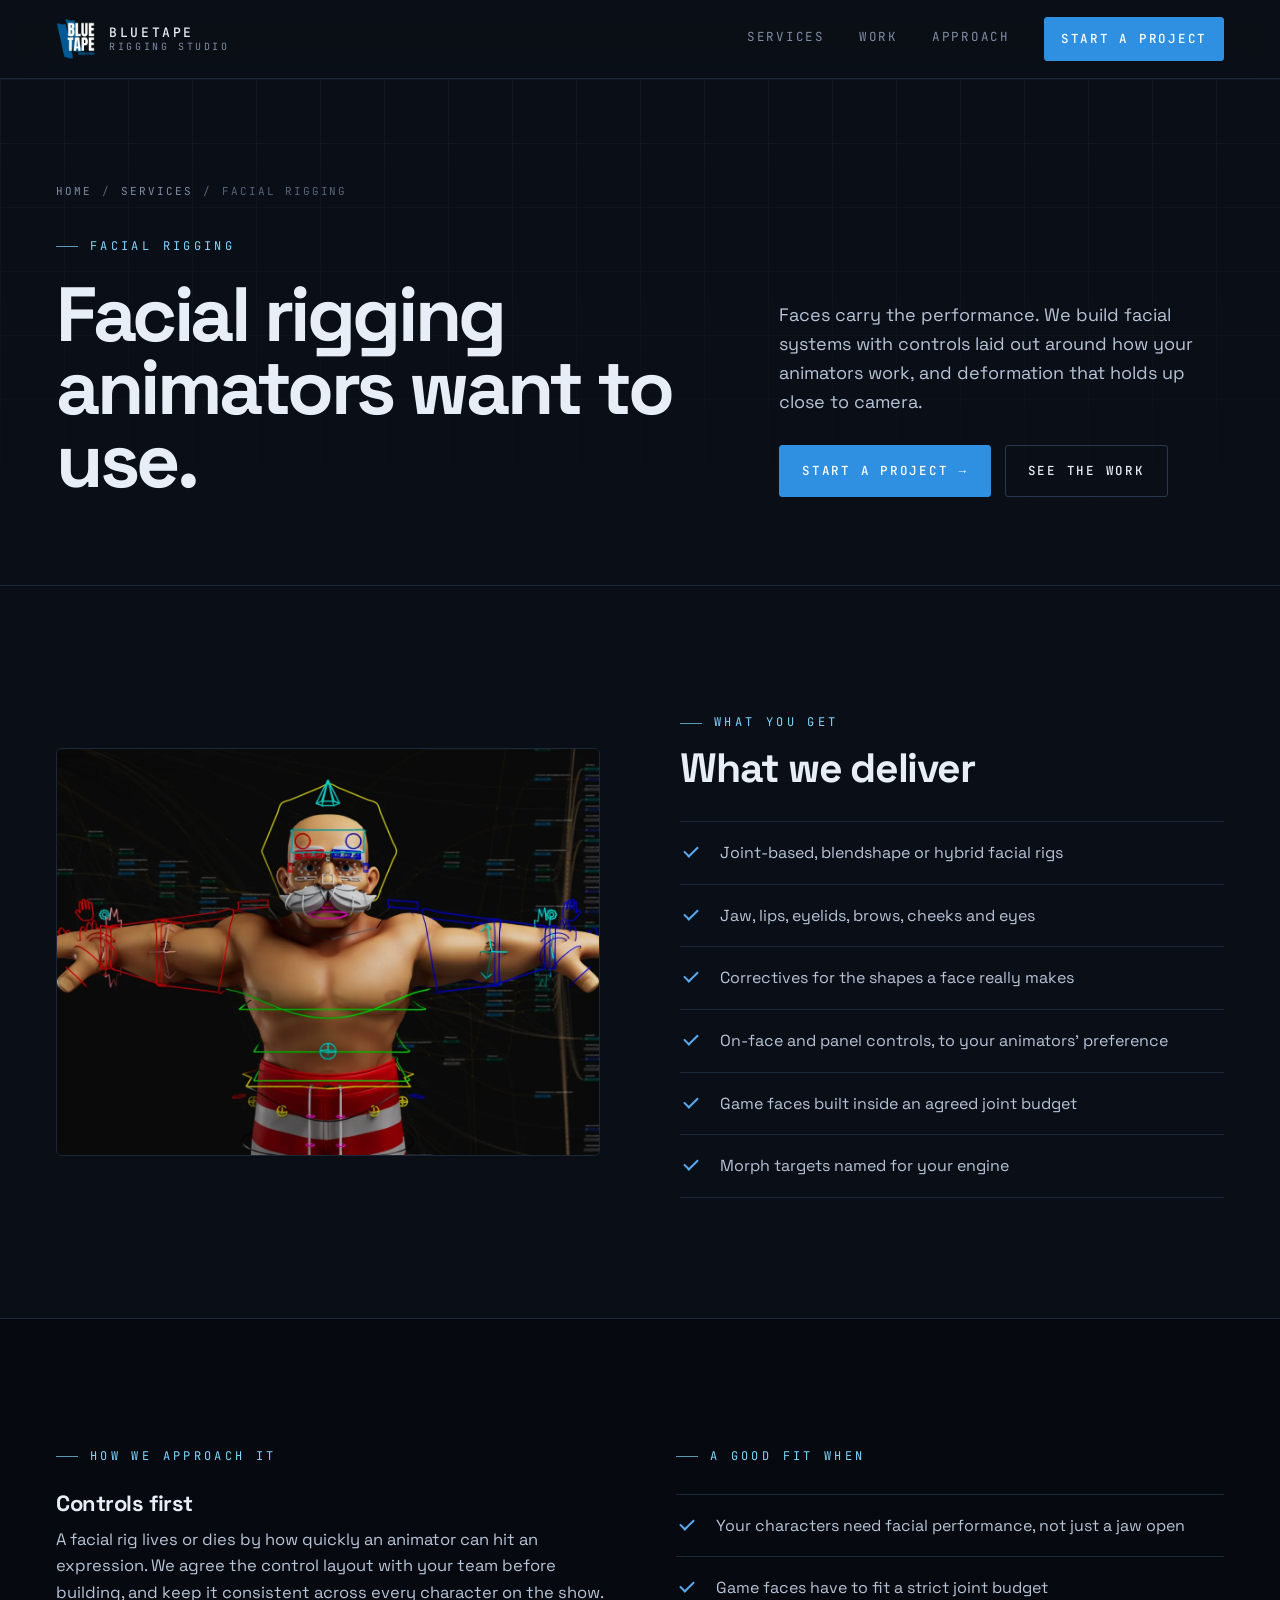
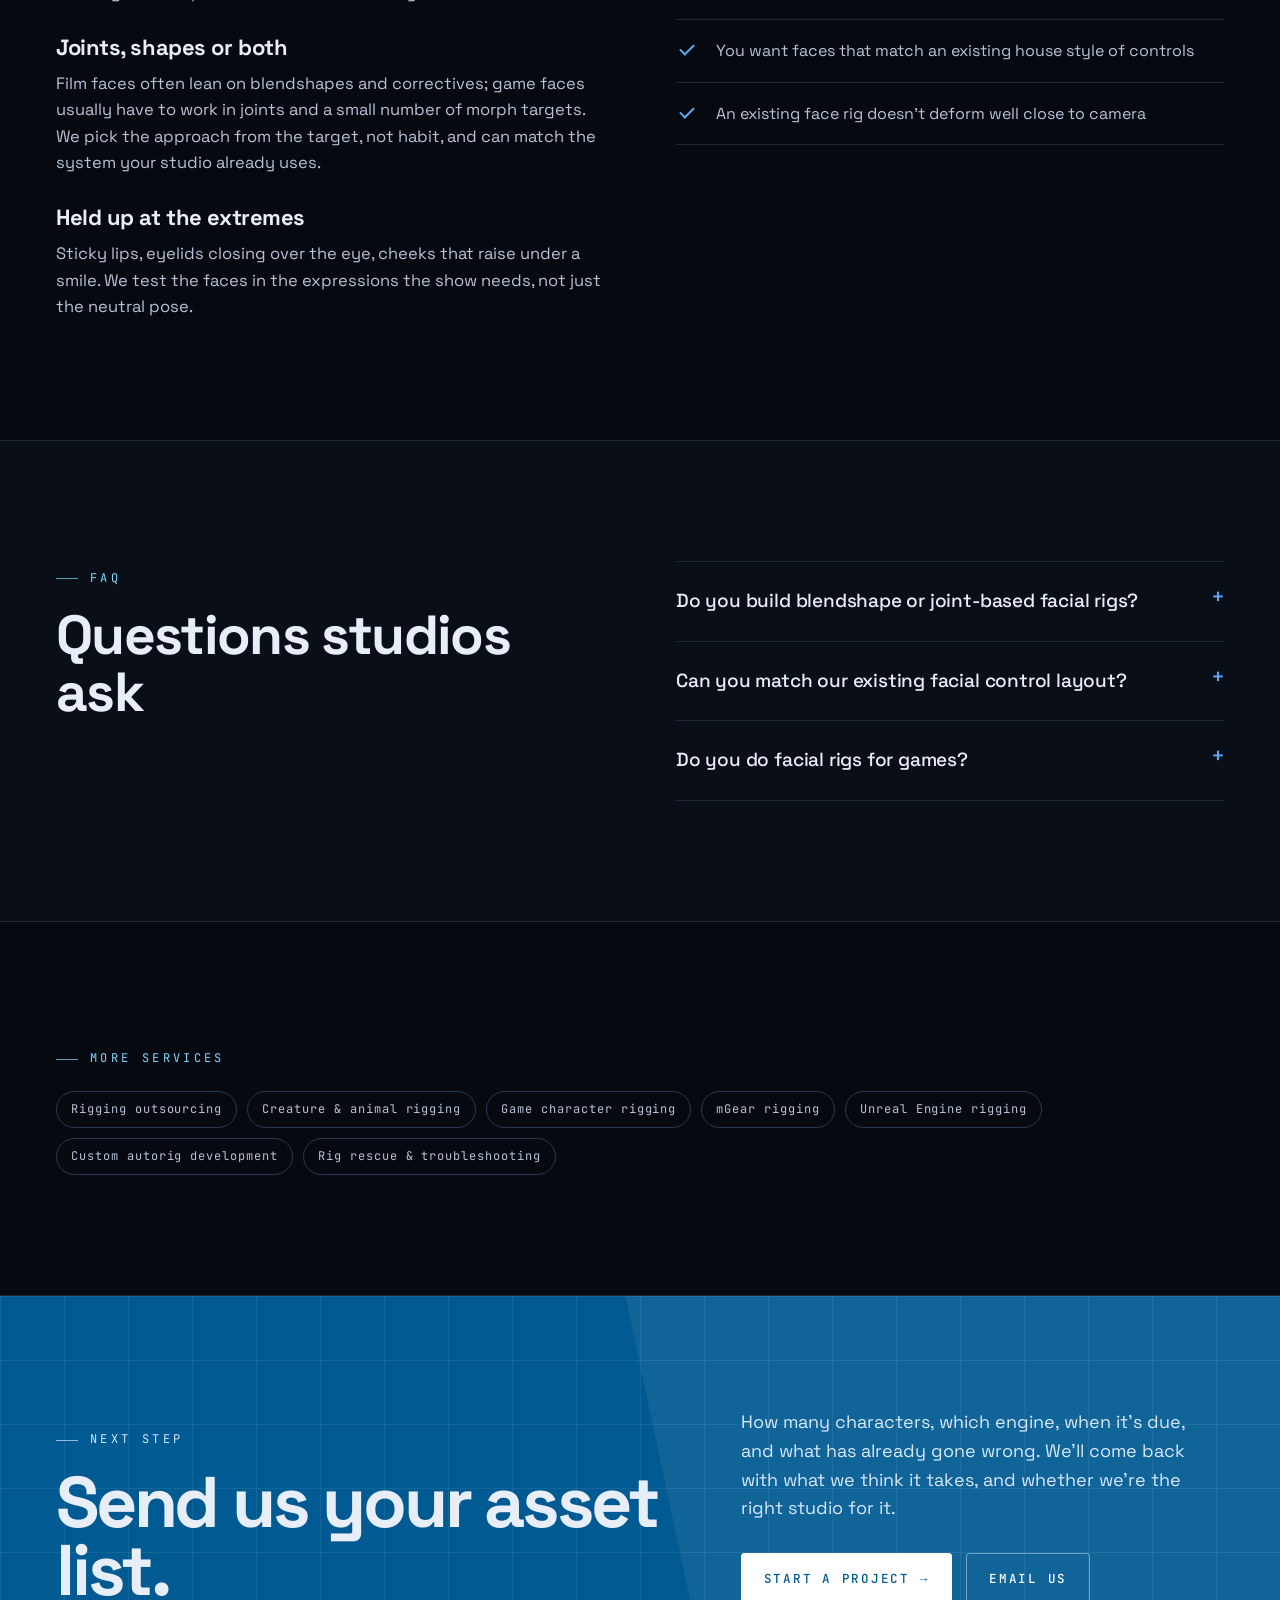
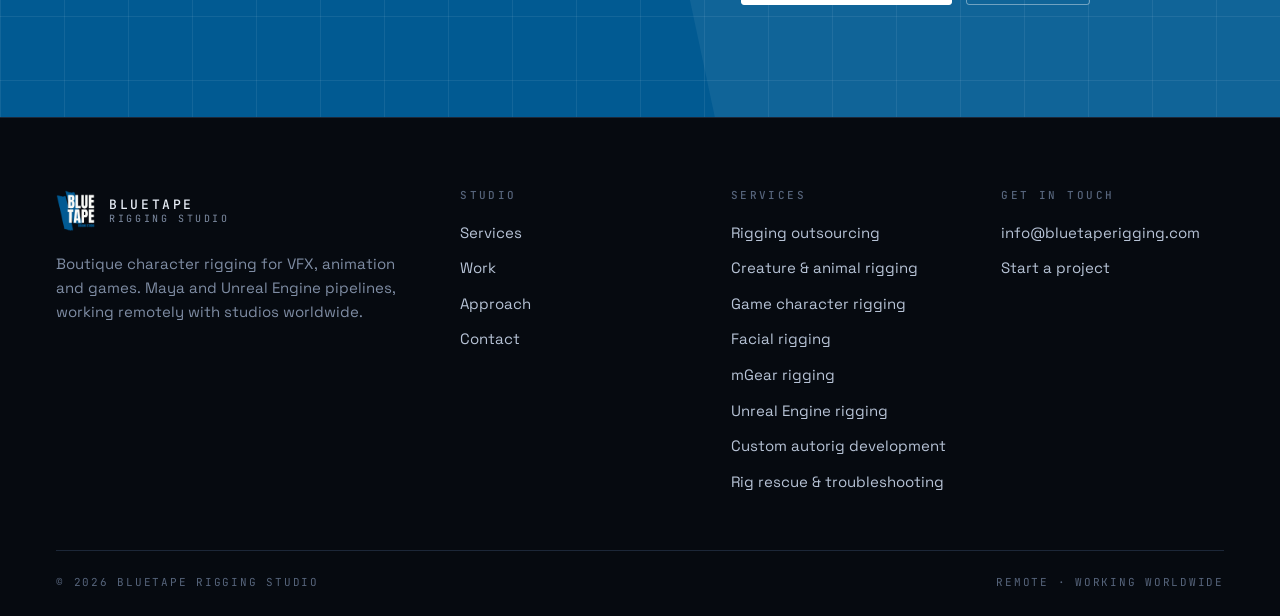
<file: facial-rigging/index.html>
<!doctype html>
<html lang="en">
<head>
<meta charset="utf-8">
<meta name="viewport" content="width=device-width,initial-scale=1">
<title>Facial Rigging Services for Animation, VFX &amp; Games | Bluetape</title>
<meta name="description" content="Facial rigging for characters in animation, VFX and games: joint and blendshape faces, correctives, eyes, lips and controls animators like to use.">
<link rel="canonical" href="https://bluetaperigging.com/facial-rigging/">
<meta name="theme-color" content="#0a0f17">
<meta property="og:type" content="website">
<meta property="og:title" content="Facial Rigging Services for Animation, VFX &amp; Games | Bluetape">
<meta property="og:description" content="Facial rigging for characters in animation, VFX and games: joint and blendshape faces, correctives, eyes, lips and controls animators like to use.">
<meta property="og:url" content="https://bluetaperigging.com/facial-rigging/">
<meta property="og:image" content="https://bluetaperigging.com/assets/img/hero-rig.webp">
<link rel="icon" href="/assets/img/favicon.png">
<link rel="apple-touch-icon" href="/assets/img/apple-touch-icon.png">
<link rel="preload" href="/assets/fonts/space-grotesk-700-latin.woff2" as="font" type="font/woff2" crossorigin>
<link rel="stylesheet" href="/assets/css/fonts.css">
<link rel="stylesheet" href="/assets/css/site.css?v=cdffe7571d">
<script type="application/ld+json">{"@context": "https://schema.org", "@type": "Service", "name": "Facial rigging", "serviceType": "Facial rigging", "description": "Facial rigging for characters in animation, VFX and games: joint and blendshape faces, correctives, eyes, lips and controls animators like to use.", "url": "https://bluetaperigging.com/facial-rigging/", "areaServed": "Worldwide", "provider": {"@type": "Organization", "name": "Bluetape Rigging Studio", "url": "https://bluetaperigging.com/"}}</script>
<script type="application/ld+json">{"@context": "https://schema.org", "@type": "FAQPage", "mainEntity": [{"@type": "Question", "name": "Do you build blendshape or joint-based facial rigs?", "acceptedAnswer": {"@type": "Answer", "text": "Both, and hybrids. The choice depends on your target — film, series or game engine — and on what your pipeline already supports."}}, {"@type": "Question", "name": "Can you match our existing facial control layout?", "acceptedAnswer": {"@type": "Answer", "text": "Yes. Matching a studio’s established layout is often the fastest route for animators."}}, {"@type": "Question", "name": "Do you do facial rigs for games?", "acceptedAnswer": {"@type": "Answer", "text": "Yes, built inside an agreed joint budget with morph targets named for your engine."}}]}</script>
<script type="application/ld+json">{"@context": "https://schema.org", "@type": "BreadcrumbList", "itemListElement": [{"@type": "ListItem", "position": 1, "name": "Home", "item": "https://bluetaperigging.com/"}, {"@type": "ListItem", "position": 2, "name": "Services", "item": "https://bluetaperigging.com/services/"}, {"@type": "ListItem", "position": 3, "name": "Facial rigging", "item": "https://bluetaperigging.com/facial-rigging/"}]}</script>
</head>
<body>
<a class="skip" href="#main">Skip to content</a>
<header class="nav">
  <div class="wrap nav__in">
    <a class="nav__mark" href="/" aria-label="Bluetape Rigging Studio — home">
      <img class="nav__logo" src="/assets/img/logo.webp" alt="" width="40" height="43">
      <span class="nav__name">BLUETAPE<small>RIGGING STUDIO</small></span>
    </a>
    <button class="nav__toggle" type="button" aria-label="Menu" aria-expanded="false" aria-controls="nav-links"><span></span><span></span><span></span></button>
    <nav class="nav__links" id="nav-links" aria-label="Main">
      <a href="/services/">Services</a><a href="/work/">Work</a><a href="/approach/">Approach</a>
      <a class="btn btn--solid" href="/contact/">Start a project</a>
    </nav>
  </div>
</header>
<main id="main">

<section class="phero">
  <div class="wrap phero__in">
    <div>
      <nav class="crumbs" aria-label="Breadcrumb"><a href="/">Home</a><span>/</span><a href="/services/">Services</a><span>/</span><span>Facial rigging</span></nav>
      <span class="kicker">Facial rigging</span>
      <h1>Facial rigging animators want to use.</h1>
    </div>
    <div>
      <p class="phero__lead">Faces carry the performance. We build facial systems with controls laid out around how your animators work, and deformation that holds up close to camera.</p>
      <div class="btn-row"><a class="btn btn--solid" href="/contact/">Start a project <span class="arr">→</span></a><a class="btn" href="/work/">See the work</a></div>
    </div>
  </div>
</section>

<section class="section">
  <div class="wrap srow" style="padding-block:0;border:0">
    <div class="srow__media"><img src="/assets/img/hero-rig.webp" alt="" loading="lazy"></div>
    <div data-reveal><span class="kicker">What you get</span><h2 class="section__title">What we deliver</h2><ul class="check" style="margin-top:32px"><li>Joint-based, blendshape or hybrid facial rigs</li><li>Jaw, lips, eyelids, brows, cheeks and eyes</li><li>Correctives for the shapes a face really makes</li><li>On-face and panel controls, to your animators’ preference</li><li>Game faces built inside an agreed joint budget</li><li>Morph targets named for your engine</li></ul></div>
  </div>
</section>

<section class="section section--alt">
  <div class="wrap split" style="align-items:start">
    <div class="prose" data-reveal><span class="kicker">How we approach it</span><h3>Controls first</h3><p>A facial rig lives or dies by how quickly an animator can hit an expression. We agree the control layout with your team before building, and keep it consistent across every character on the show.</p><h3>Joints, shapes or both</h3><p>Film faces often lean on blendshapes and correctives; game faces usually have to work in joints and a small number of morph targets. We pick the approach from the target, not habit, and can match the system your studio already uses.</p><h3>Held up at the extremes</h3><p>Sticky lips, eyelids closing over the eye, cheeks that raise under a smile. We test the faces in the expressions the show needs, not just the neutral pose.</p></div>
    <aside data-reveal="120"><span class="kicker">A good fit when</span><ul class="check" style="margin-top:28px"><li>Your characters need facial performance, not just a jaw open</li><li>Game faces have to fit a strict joint budget</li><li>You want faces that match an existing house style of controls</li><li>An existing face rig doesn’t deform well close to camera</li></ul></aside>
  </div>
</section>

<section class="section">
  <div class="wrap split" style="align-items:start">
    <div data-reveal><span class="kicker">FAQ</span><h2 class="section__title">Questions studios ask</h2></div>
    <div class="faq" data-reveal="120"><details><summary>Do you build blendshape or joint-based facial rigs?</summary><p>Both, and hybrids. The choice depends on your target — film, series or game engine — and on what your pipeline already supports.</p></details><details><summary>Can you match our existing facial control layout?</summary><p>Yes. Matching a studio’s established layout is often the fastest route for animators.</p></details><details><summary>Do you do facial rigs for games?</summary><p>Yes, built inside an agreed joint budget with morph targets named for your engine.</p></details></div>
  </div>
</section>

<section class="section section--alt">
  <div class="wrap">
    <span class="kicker">More services</span>
    <ul class="stack stack--links"><li><a href="/rigging-outsourcing/">Rigging outsourcing</a></li><li><a href="/creature-rigging/">Creature &amp; animal rigging</a></li><li><a href="/game-character-rigging/">Game character rigging</a></li><li><a href="/mgear-rigging/">mGear rigging</a></li><li><a href="/unreal-engine-rigging/">Unreal Engine rigging</a></li><li><a href="/custom-autorig-development/">Custom autorig development</a></li><li><a href="/rig-troubleshooting/">Rig rescue &amp; troubleshooting</a></li></ul>
  </div>
</section>
<section class="cta">
  <div class="wrap cta__in">
    <div data-reveal>
      <span class="kicker">Next step</span>
      <h2>Send us your asset list.</h2>
    </div>
    <div data-reveal="120">
      <p>How many characters, which engine, when it’s due, and what has already gone wrong. We’ll come back with what we think it takes, and whether we’re the right studio for it.</p>
      <div class="btn-row">
        <a class="btn btn--solid" href="/contact/">Start a project <span class="arr">→</span></a>
        <a class="btn" data-mail href="/contact/">Email us</a>
      </div>
    </div>
  </div>
</section>
</main>
<footer class="foot">
  <div class="wrap foot__in">
    <div class="foot__brand">
      <a class="nav__mark" href="/"><img class="nav__logo" src="/assets/img/logo.webp" alt="" width="40" height="43"><span class="nav__name">BLUETAPE<small>RIGGING STUDIO</small></span></a>
      <p>Boutique character rigging for VFX, animation and games. Maya and Unreal Engine pipelines, working remotely with studios worldwide.</p>
    </div>
    <div>
      <h4>Studio</h4>
      <ul><li><a href="/services/">Services</a></li><li><a href="/work/">Work</a></li><li><a href="/approach/">Approach</a></li><li><a href="/contact/">Contact</a></li></ul>
    </div>
    <div>
      <h4>Services</h4>
      <ul><li><a href="/rigging-outsourcing/">Rigging outsourcing</a></li><li><a href="/creature-rigging/">Creature &amp; animal rigging</a></li><li><a href="/game-character-rigging/">Game character rigging</a></li><li><a href="/facial-rigging/">Facial rigging</a></li><li><a href="/mgear-rigging/">mGear rigging</a></li><li><a href="/unreal-engine-rigging/">Unreal Engine rigging</a></li><li><a href="/custom-autorig-development/">Custom autorig development</a></li><li><a href="/rig-troubleshooting/">Rig rescue &amp; troubleshooting</a></li></ul>
    </div>
    <div>
      <h4>Get in touch</h4>
      <ul><li><a data-mail href="/contact/"></a></li><li><a href="/contact/">Start a project</a></li></ul>
    </div>
  </div>
  <div class="wrap foot__base"><span>© 2026 Bluetape Rigging Studio</span><span>Remote · working worldwide</span></div>
</footer>
<script src="/assets/js/site.js?v=b855152c14" defer></script>
</body>
</html>
</file>
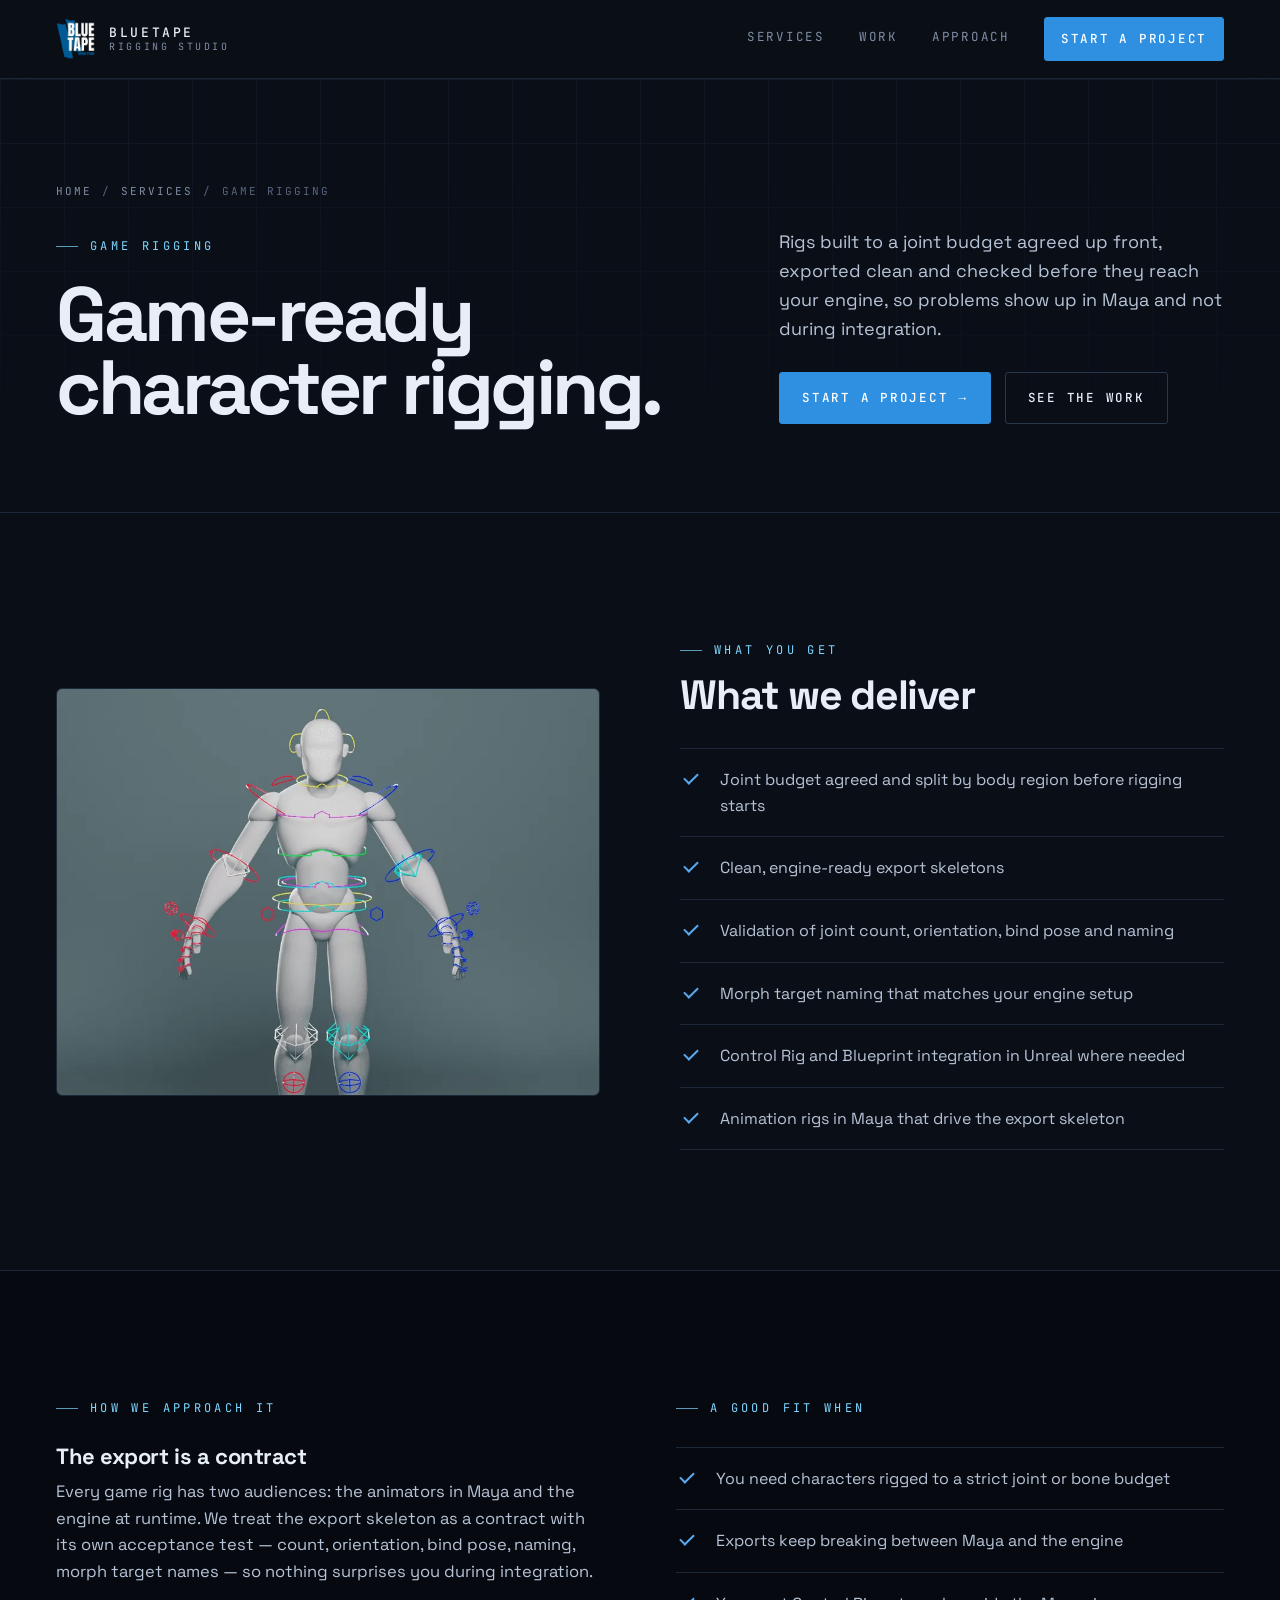
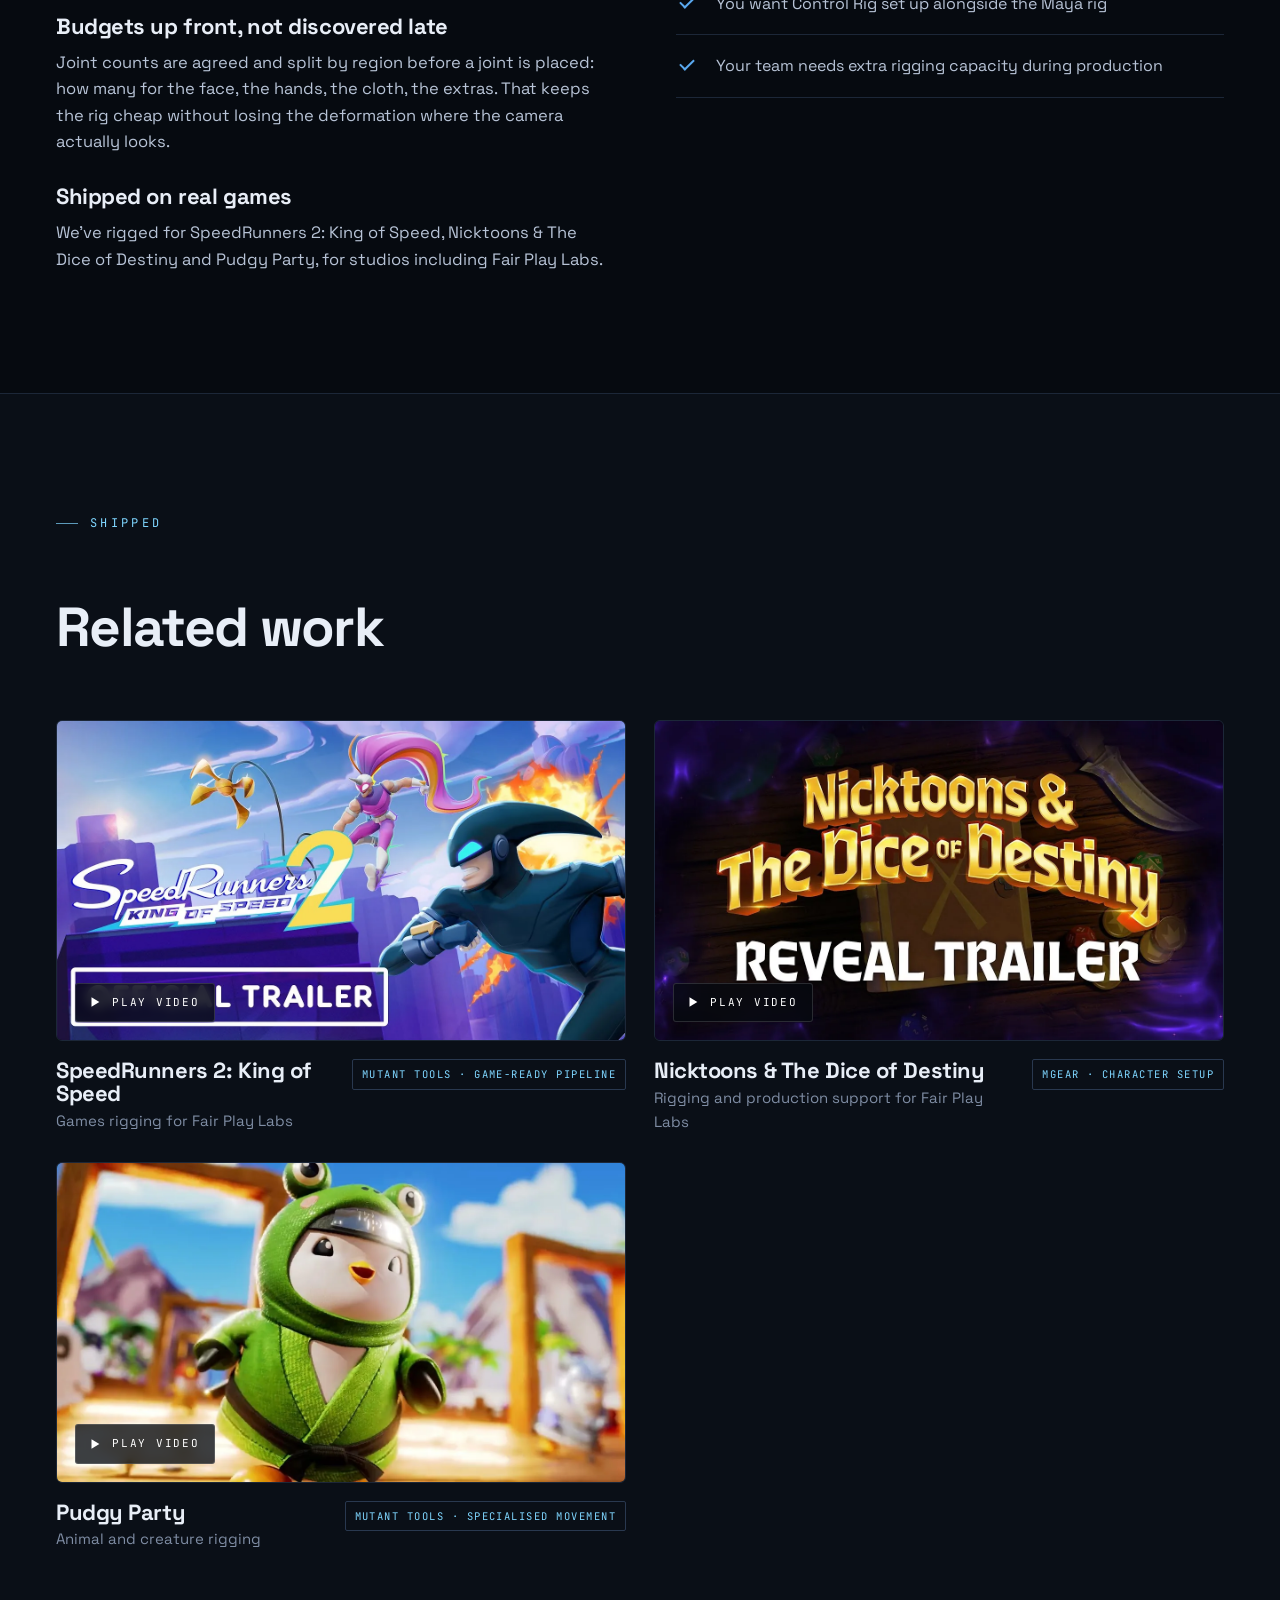
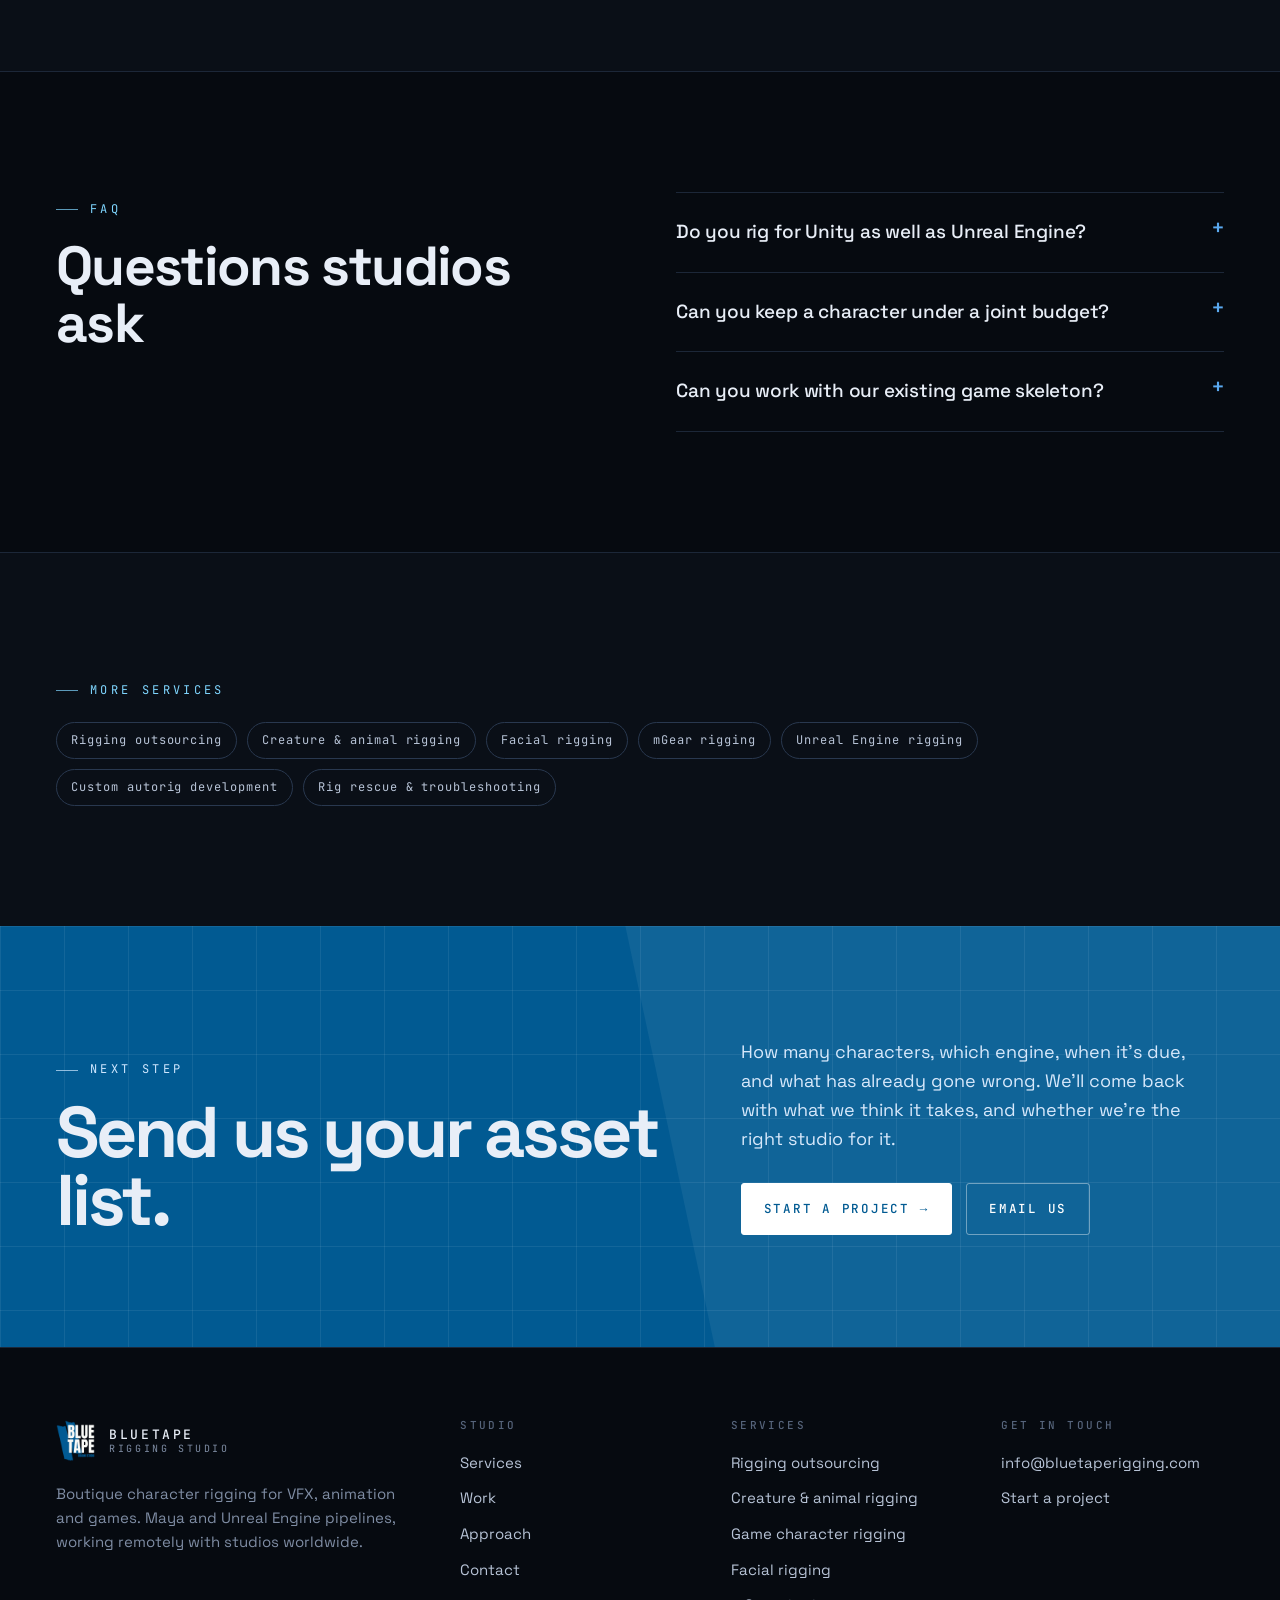
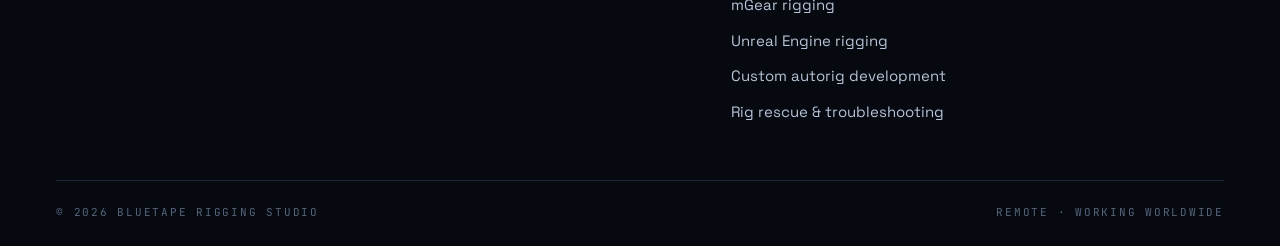
<file: game-character-rigging/index.html>
<!doctype html>
<html lang="en">
<head>
<meta charset="utf-8">
<meta name="viewport" content="width=device-width,initial-scale=1">
<title>Game Character Rigging for Unreal Engine &amp; Unity | Bluetape</title>
<meta name="description" content="Game-ready character rigging built to a joint budget, with clean exports and validated skeletons for Unreal Engine and Unity.">
<link rel="canonical" href="https://bluetaperigging.com/game-character-rigging/">
<meta name="theme-color" content="#0a0f17">
<meta property="og:type" content="website">
<meta property="og:title" content="Game Character Rigging for Unreal Engine &amp; Unity | Bluetape">
<meta property="og:description" content="Game-ready character rigging built to a joint budget, with clean exports and validated skeletons for Unreal Engine and Unity.">
<meta property="og:url" content="https://bluetaperigging.com/game-character-rigging/">
<meta property="og:image" content="https://bluetaperigging.com/assets/img/hero-rig.webp">
<link rel="icon" href="/assets/img/favicon.png">
<link rel="apple-touch-icon" href="/assets/img/apple-touch-icon.png">
<link rel="preload" href="/assets/fonts/space-grotesk-700-latin.woff2" as="font" type="font/woff2" crossorigin>
<link rel="stylesheet" href="/assets/css/fonts.css">
<link rel="stylesheet" href="/assets/css/site.css?v=cdffe7571d">
<script type="application/ld+json">{"@context": "https://schema.org", "@type": "Service", "name": "Game rigging", "serviceType": "Game rigging", "description": "Game-ready character rigging built to a joint budget, with clean exports and validated skeletons for Unreal Engine and Unity.", "url": "https://bluetaperigging.com/game-character-rigging/", "areaServed": "Worldwide", "provider": {"@type": "Organization", "name": "Bluetape Rigging Studio", "url": "https://bluetaperigging.com/"}}</script>
<script type="application/ld+json">{"@context": "https://schema.org", "@type": "FAQPage", "mainEntity": [{"@type": "Question", "name": "Do you rig for Unity as well as Unreal Engine?", "acceptedAnswer": {"@type": "Answer", "text": "Yes. The export skeleton is built for your target engine, and the checks we run before delivery follow that engine’s requirements."}}, {"@type": "Question", "name": "Can you keep a character under a joint budget?", "acceptedAnswer": {"@type": "Answer", "text": "Yes. The budget is agreed and split by region before rigging starts, and every delivery is checked against it."}}, {"@type": "Question", "name": "Can you work with our existing game skeleton?", "acceptedAnswer": {"@type": "Answer", "text": "Yes. We can rig to a skeleton you already ship with, so animations stay compatible across characters."}}]}</script>
<script type="application/ld+json">{"@context": "https://schema.org", "@type": "BreadcrumbList", "itemListElement": [{"@type": "ListItem", "position": 1, "name": "Home", "item": "https://bluetaperigging.com/"}, {"@type": "ListItem", "position": 2, "name": "Services", "item": "https://bluetaperigging.com/services/"}, {"@type": "ListItem", "position": 3, "name": "Game rigging", "item": "https://bluetaperigging.com/game-character-rigging/"}]}</script>
</head>
<body>
<a class="skip" href="#main">Skip to content</a>
<header class="nav">
  <div class="wrap nav__in">
    <a class="nav__mark" href="/" aria-label="Bluetape Rigging Studio — home">
      <img class="nav__logo" src="/assets/img/logo.webp" alt="" width="40" height="43">
      <span class="nav__name">BLUETAPE<small>RIGGING STUDIO</small></span>
    </a>
    <button class="nav__toggle" type="button" aria-label="Menu" aria-expanded="false" aria-controls="nav-links"><span></span><span></span><span></span></button>
    <nav class="nav__links" id="nav-links" aria-label="Main">
      <a href="/services/">Services</a><a href="/work/">Work</a><a href="/approach/">Approach</a>
      <a class="btn btn--solid" href="/contact/">Start a project</a>
    </nav>
  </div>
</header>
<main id="main">

<section class="phero">
  <div class="wrap phero__in">
    <div>
      <nav class="crumbs" aria-label="Breadcrumb"><a href="/">Home</a><span>/</span><a href="/services/">Services</a><span>/</span><span>Game rigging</span></nav>
      <span class="kicker">Game rigging</span>
      <h1>Game-ready character rigging.</h1>
    </div>
    <div>
      <p class="phero__lead">Rigs built to a joint budget agreed up front, exported clean and checked before they reach your engine, so problems show up in Maya and not during integration.</p>
      <div class="btn-row"><a class="btn btn--solid" href="/contact/">Start a project <span class="arr">→</span></a><a class="btn" href="/work/">See the work</a></div>
    </div>
  </div>
</section>

<section class="section">
  <div class="wrap srow" style="padding-block:0;border:0">
    <div class="srow__media"><img src="/assets/img/game-rig.webp" alt="" loading="lazy"></div>
    <div data-reveal><span class="kicker">What you get</span><h2 class="section__title">What we deliver</h2><ul class="check" style="margin-top:32px"><li>Joint budget agreed and split by body region before rigging starts</li><li>Clean, engine-ready export skeletons</li><li>Validation of joint count, orientation, bind pose and naming</li><li>Morph target naming that matches your engine setup</li><li>Control Rig and Blueprint integration in Unreal where needed</li><li>Animation rigs in Maya that drive the export skeleton</li></ul></div>
  </div>
</section>

<section class="section section--alt">
  <div class="wrap split" style="align-items:start">
    <div class="prose" data-reveal><span class="kicker">How we approach it</span><h3>The export is a contract</h3><p>Every game rig has two audiences: the animators in Maya and the engine at runtime. We treat the export skeleton as a contract with its own acceptance test — count, orientation, bind pose, naming, morph target names — so nothing surprises you during integration.</p><h3>Budgets up front, not discovered late</h3><p>Joint counts are agreed and split by region before a joint is placed: how many for the face, the hands, the cloth, the extras. That keeps the rig cheap without losing the deformation where the camera actually looks.</p><h3>Shipped on real games</h3><p>We’ve rigged for SpeedRunners 2: King of Speed, Nicktoons &amp; The Dice of Destiny and Pudgy Party, for studios including Fair Play Labs.</p></div>
    <aside data-reveal="120"><span class="kicker">A good fit when</span><ul class="check" style="margin-top:28px"><li>You need characters rigged to a strict joint or bone budget</li><li>Exports keep breaking between Maya and the engine</li><li>You want Control Rig set up alongside the Maya rig</li><li>Your team needs extra rigging capacity during production</li></ul></aside>
  </div>
</section>
<section class="section">
  <div class="wrap">
    <div class="section__head section__head--solo" data-reveal><span class="kicker">Shipped</span><h2 class="section__title">Related work</h2></div>
    <div class="work"><article class="shot" data-reveal="0"><figure class="media">
        <img src="/assets/img/speedrunners-2.webp" alt="SpeedRunners 2: King of Speed — video still" width="1280" height="720" loading="lazy">
        <button class="play" type="button" data-yt="lSgsnMr-JpQ" data-title="SpeedRunners 2: King of Speed" aria-label="Play the SpeedRunners 2: King of Speed video"><span class="play__btn"><svg viewBox="0 0 16 16" aria-hidden="true"><path fill="currentColor" d="M4 2.5v11l9-5.5z"/></svg>Play video</span></button>
      </figure>
      <div class="shot__meta"><div><h3>SpeedRunners 2: King of Speed</h3><p class="shot__client">Games rigging for Fair Play Labs</p></div><span class="tag">Mutant Tools · Game-ready pipeline</span></div></article><article class="shot" data-reveal="100"><figure class="media">
        <img src="/assets/img/nicktoons-dice.webp" alt="Nicktoons &amp; The Dice of Destiny — video still" width="1280" height="720" loading="lazy">
        <button class="play" type="button" data-yt="MDsGI19Owe8" data-title="Nicktoons &amp; The Dice of Destiny" aria-label="Play the Nicktoons &amp; The Dice of Destiny video"><span class="play__btn"><svg viewBox="0 0 16 16" aria-hidden="true"><path fill="currentColor" d="M4 2.5v11l9-5.5z"/></svg>Play video</span></button>
      </figure>
      <div class="shot__meta"><div><h3>Nicktoons &amp; The Dice of Destiny</h3><p class="shot__client">Rigging and production support for Fair Play Labs</p></div><span class="tag">mGear · Character setup</span></div></article><article class="shot" data-reveal="0"><figure class="media">
        <img src="/assets/img/pudgy-party.webp" alt="Pudgy Party — video still" width="1280" height="720" loading="lazy">
        <button class="play" type="button" data-yt="25WQCnAyyC4" data-title="Pudgy Party" aria-label="Play the Pudgy Party video"><span class="play__btn"><svg viewBox="0 0 16 16" aria-hidden="true"><path fill="currentColor" d="M4 2.5v11l9-5.5z"/></svg>Play video</span></button>
      </figure>
      <div class="shot__meta"><div><h3>Pudgy Party</h3><p class="shot__client">Animal and creature rigging</p></div><span class="tag">Mutant Tools · Specialised movement</span></div></article></div>
  </div>
</section>
<section class="section section--alt">
  <div class="wrap split" style="align-items:start">
    <div data-reveal><span class="kicker">FAQ</span><h2 class="section__title">Questions studios ask</h2></div>
    <div class="faq" data-reveal="120"><details><summary>Do you rig for Unity as well as Unreal Engine?</summary><p>Yes. The export skeleton is built for your target engine, and the checks we run before delivery follow that engine’s requirements.</p></details><details><summary>Can you keep a character under a joint budget?</summary><p>Yes. The budget is agreed and split by region before rigging starts, and every delivery is checked against it.</p></details><details><summary>Can you work with our existing game skeleton?</summary><p>Yes. We can rig to a skeleton you already ship with, so animations stay compatible across characters.</p></details></div>
  </div>
</section>

<section class="section">
  <div class="wrap">
    <span class="kicker">More services</span>
    <ul class="stack stack--links"><li><a href="/rigging-outsourcing/">Rigging outsourcing</a></li><li><a href="/creature-rigging/">Creature &amp; animal rigging</a></li><li><a href="/facial-rigging/">Facial rigging</a></li><li><a href="/mgear-rigging/">mGear rigging</a></li><li><a href="/unreal-engine-rigging/">Unreal Engine rigging</a></li><li><a href="/custom-autorig-development/">Custom autorig development</a></li><li><a href="/rig-troubleshooting/">Rig rescue &amp; troubleshooting</a></li></ul>
  </div>
</section>
<section class="cta">
  <div class="wrap cta__in">
    <div data-reveal>
      <span class="kicker">Next step</span>
      <h2>Send us your asset list.</h2>
    </div>
    <div data-reveal="120">
      <p>How many characters, which engine, when it’s due, and what has already gone wrong. We’ll come back with what we think it takes, and whether we’re the right studio for it.</p>
      <div class="btn-row">
        <a class="btn btn--solid" href="/contact/">Start a project <span class="arr">→</span></a>
        <a class="btn" data-mail href="/contact/">Email us</a>
      </div>
    </div>
  </div>
</section>
</main>
<footer class="foot">
  <div class="wrap foot__in">
    <div class="foot__brand">
      <a class="nav__mark" href="/"><img class="nav__logo" src="/assets/img/logo.webp" alt="" width="40" height="43"><span class="nav__name">BLUETAPE<small>RIGGING STUDIO</small></span></a>
      <p>Boutique character rigging for VFX, animation and games. Maya and Unreal Engine pipelines, working remotely with studios worldwide.</p>
    </div>
    <div>
      <h4>Studio</h4>
      <ul><li><a href="/services/">Services</a></li><li><a href="/work/">Work</a></li><li><a href="/approach/">Approach</a></li><li><a href="/contact/">Contact</a></li></ul>
    </div>
    <div>
      <h4>Services</h4>
      <ul><li><a href="/rigging-outsourcing/">Rigging outsourcing</a></li><li><a href="/creature-rigging/">Creature &amp; animal rigging</a></li><li><a href="/game-character-rigging/">Game character rigging</a></li><li><a href="/facial-rigging/">Facial rigging</a></li><li><a href="/mgear-rigging/">mGear rigging</a></li><li><a href="/unreal-engine-rigging/">Unreal Engine rigging</a></li><li><a href="/custom-autorig-development/">Custom autorig development</a></li><li><a href="/rig-troubleshooting/">Rig rescue &amp; troubleshooting</a></li></ul>
    </div>
    <div>
      <h4>Get in touch</h4>
      <ul><li><a data-mail href="/contact/"></a></li><li><a href="/contact/">Start a project</a></li></ul>
    </div>
  </div>
  <div class="wrap foot__base"><span>© 2026 Bluetape Rigging Studio</span><span>Remote · working worldwide</span></div>
</footer>
<script src="/assets/js/site.js?v=b855152c14" defer></script>
</body>
</html>
</file>
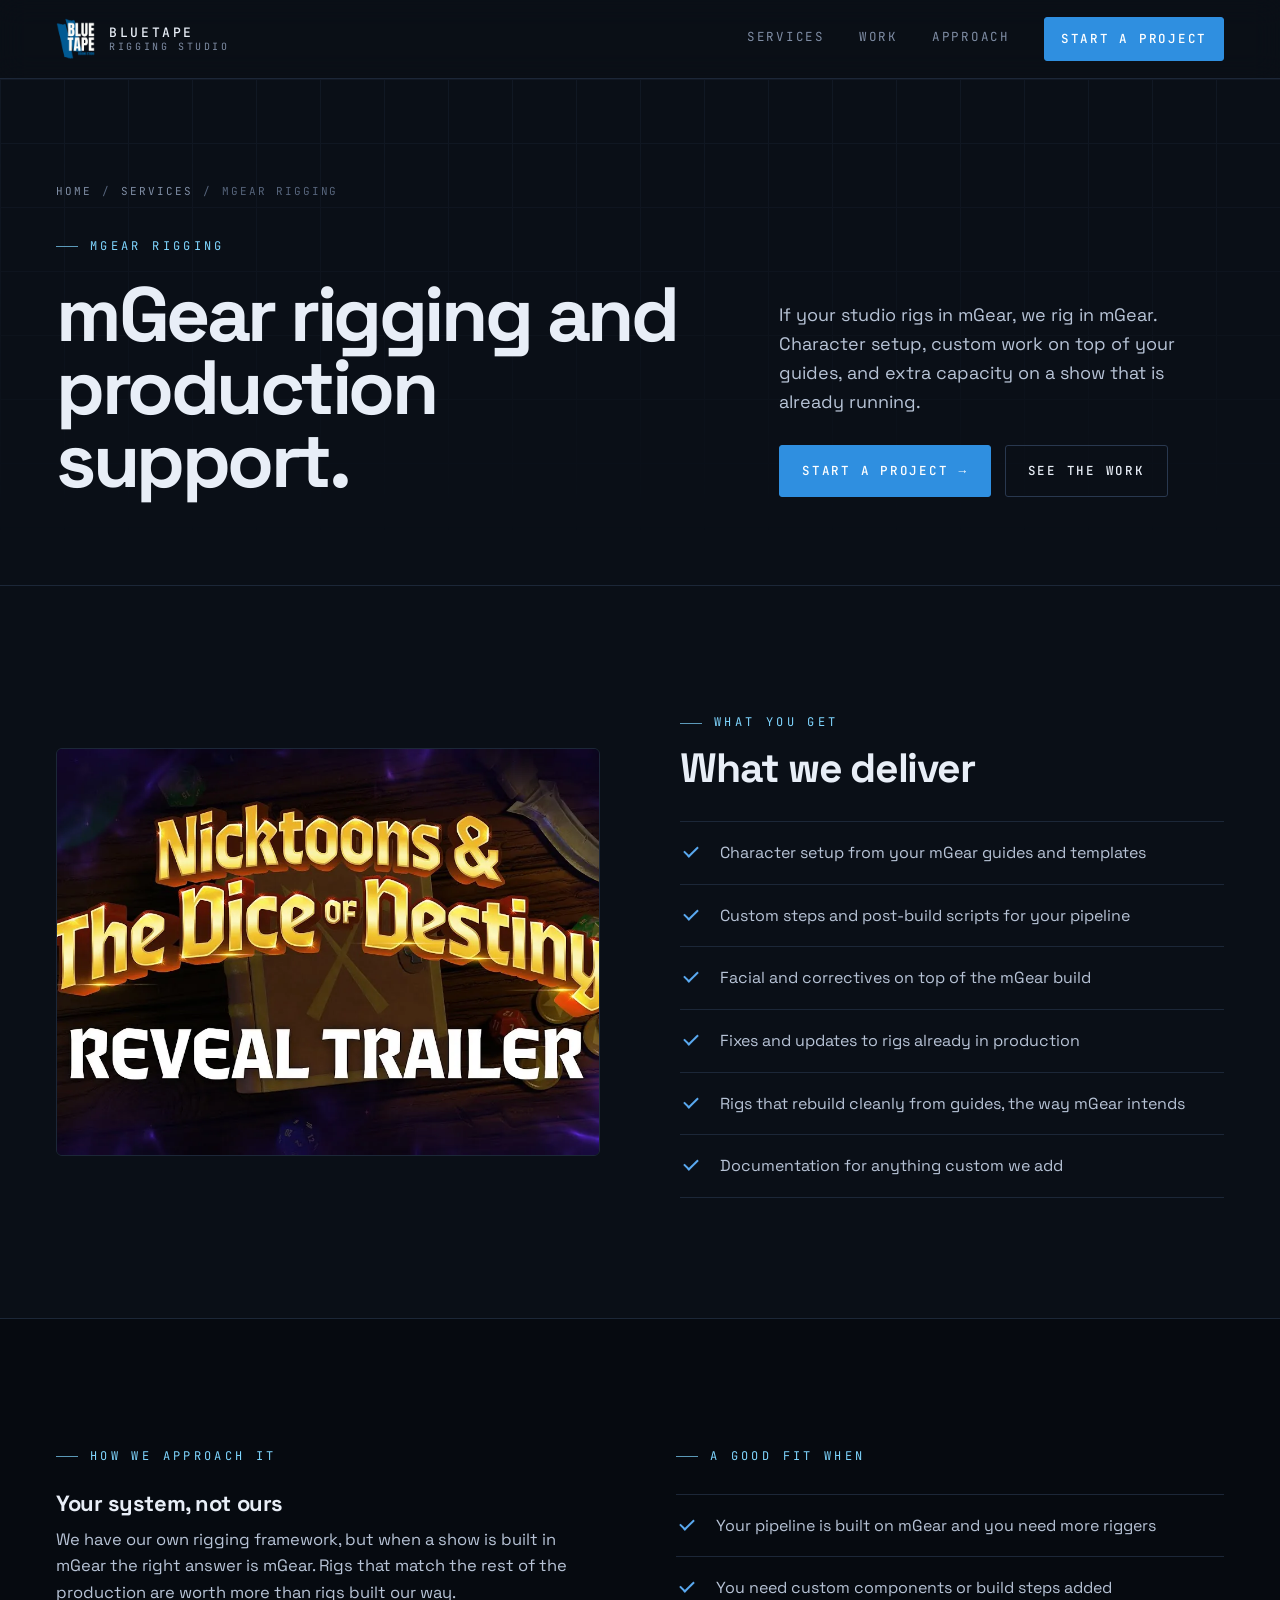
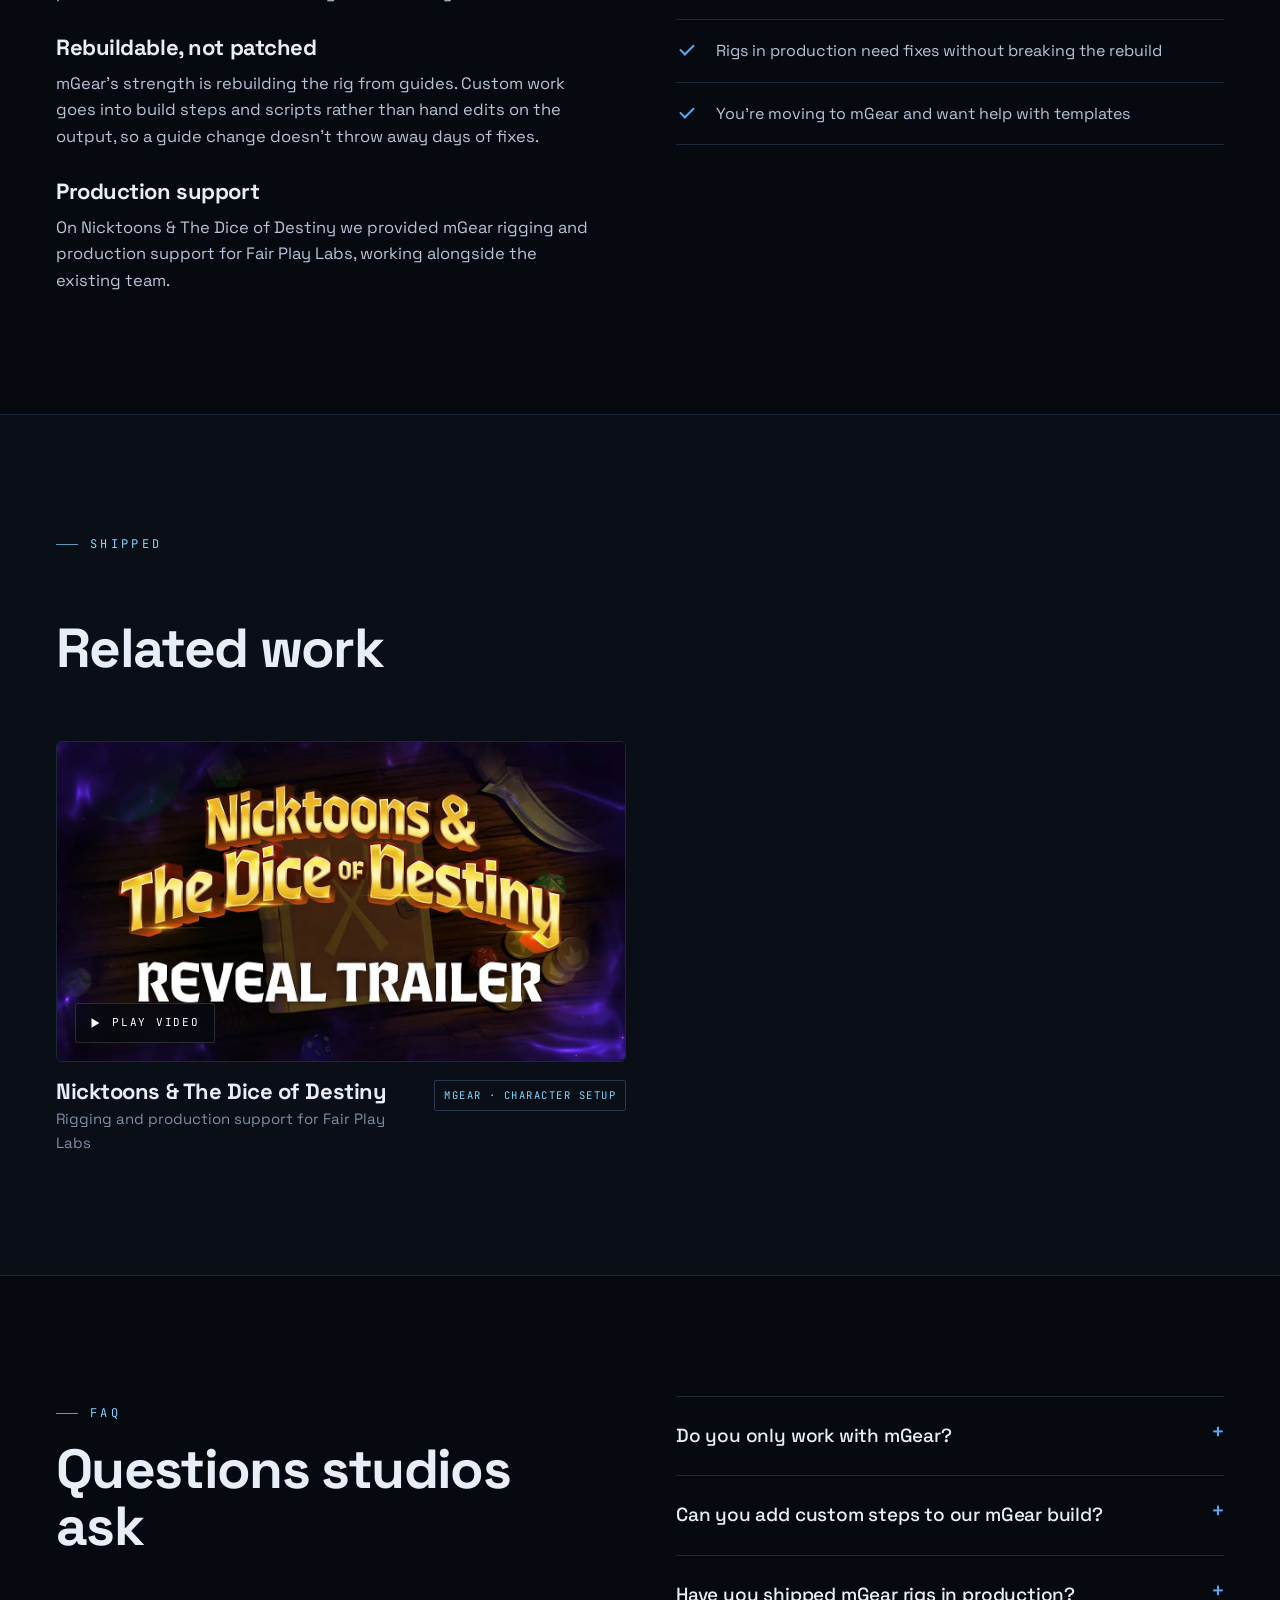
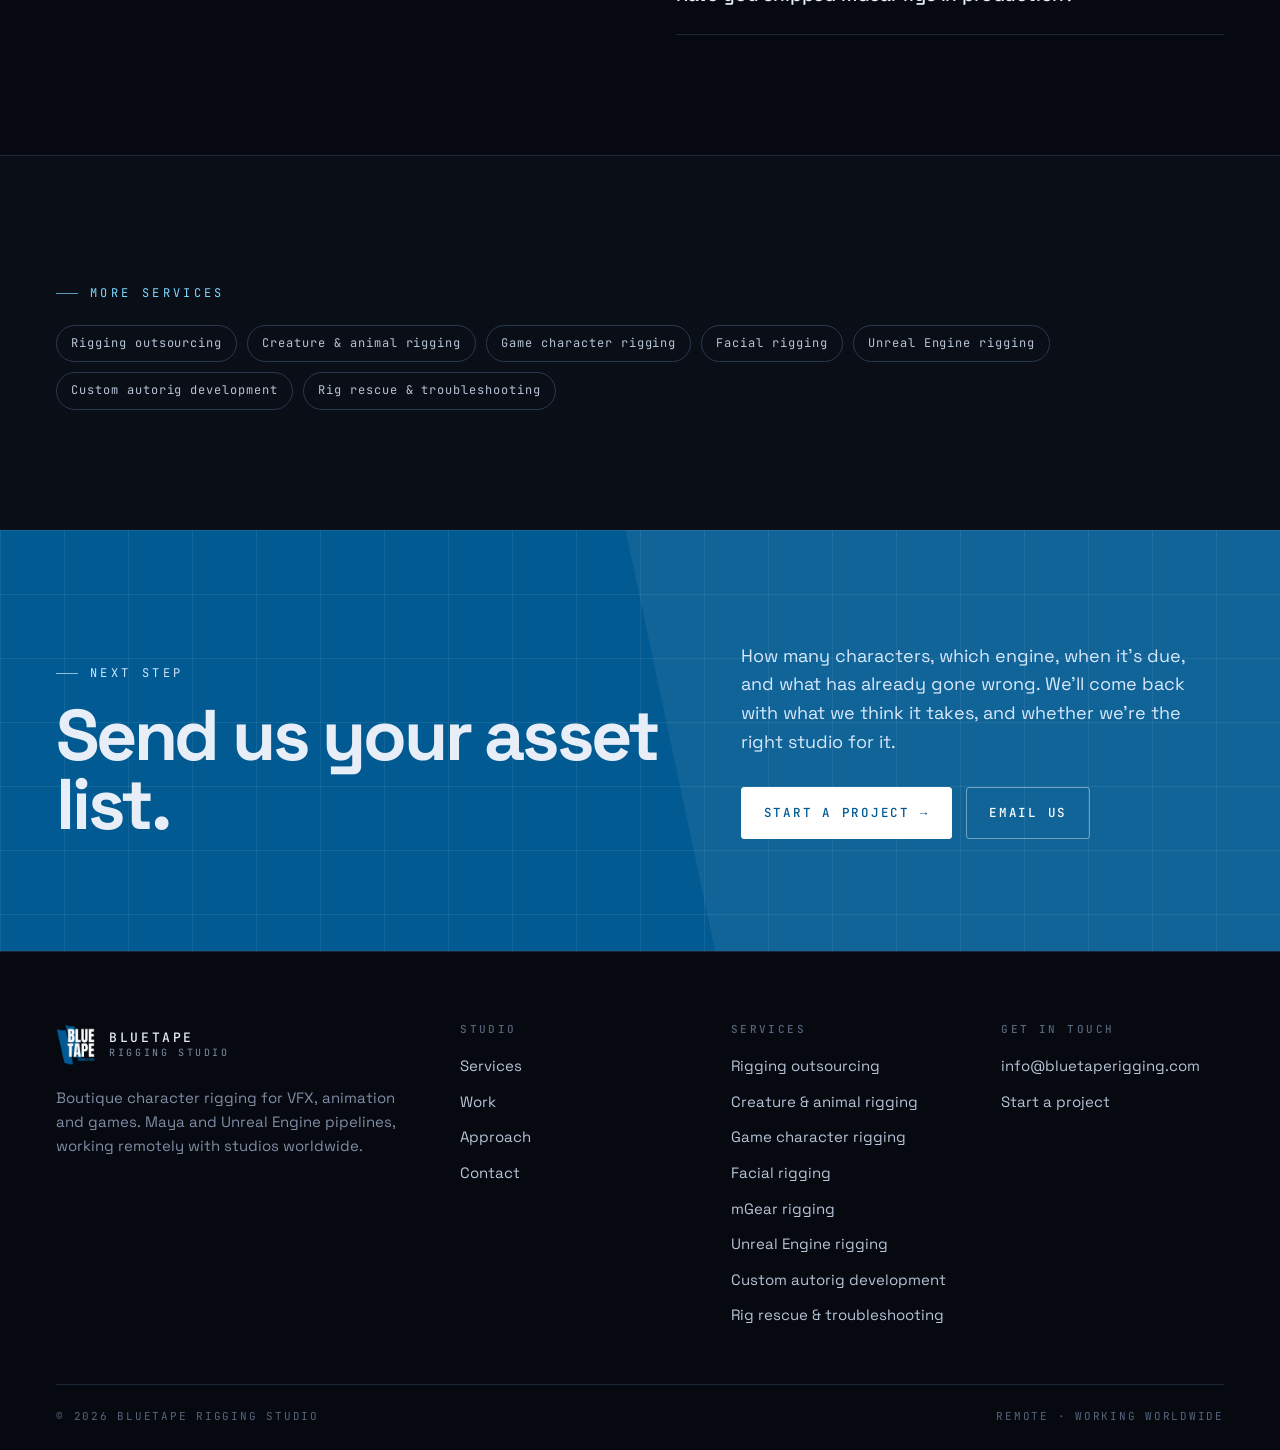
<file: mgear-rigging/index.html>
<!doctype html>
<html lang="en">
<head>
<meta charset="utf-8">
<meta name="viewport" content="width=device-width,initial-scale=1">
<title>mGear Rigging Services &amp; Production Support | Bluetape</title>
<meta name="description" content="mGear rigging services: character setup, custom components, guide templates and production support for studios that rig in mGear.">
<link rel="canonical" href="https://bluetaperigging.com/mgear-rigging/">
<meta name="theme-color" content="#0a0f17">
<meta property="og:type" content="website">
<meta property="og:title" content="mGear Rigging Services &amp; Production Support | Bluetape">
<meta property="og:description" content="mGear rigging services: character setup, custom components, guide templates and production support for studios that rig in mGear.">
<meta property="og:url" content="https://bluetaperigging.com/mgear-rigging/">
<meta property="og:image" content="https://bluetaperigging.com/assets/img/hero-rig.webp">
<link rel="icon" href="/assets/img/favicon.png">
<link rel="apple-touch-icon" href="/assets/img/apple-touch-icon.png">
<link rel="preload" href="/assets/fonts/space-grotesk-700-latin.woff2" as="font" type="font/woff2" crossorigin>
<link rel="stylesheet" href="/assets/css/fonts.css">
<link rel="stylesheet" href="/assets/css/site.css?v=cdffe7571d">
<script type="application/ld+json">{"@context": "https://schema.org", "@type": "Service", "name": "mGear rigging", "serviceType": "mGear rigging", "description": "mGear rigging services: character setup, custom components, guide templates and production support for studios that rig in mGear.", "url": "https://bluetaperigging.com/mgear-rigging/", "areaServed": "Worldwide", "provider": {"@type": "Organization", "name": "Bluetape Rigging Studio", "url": "https://bluetaperigging.com/"}}</script>
<script type="application/ld+json">{"@context": "https://schema.org", "@type": "FAQPage", "mainEntity": [{"@type": "Question", "name": "Do you only work with mGear?", "acceptedAnswer": {"@type": "Answer", "text": "No. We rig in mGear, other frameworks and in-house autorigs, by hand, or with our own tools. For mGear productions, we stay in mGear."}}, {"@type": "Question", "name": "Can you add custom steps to our mGear build?", "acceptedAnswer": {"@type": "Answer", "text": "Yes. Custom work goes into build steps and scripts so rigs still rebuild cleanly from guides."}}, {"@type": "Question", "name": "Have you shipped mGear rigs in production?", "acceptedAnswer": {"@type": "Answer", "text": "Yes, including rigging and production support on Nicktoons & The Dice of Destiny for Fair Play Labs."}}]}</script>
<script type="application/ld+json">{"@context": "https://schema.org", "@type": "BreadcrumbList", "itemListElement": [{"@type": "ListItem", "position": 1, "name": "Home", "item": "https://bluetaperigging.com/"}, {"@type": "ListItem", "position": 2, "name": "Services", "item": "https://bluetaperigging.com/services/"}, {"@type": "ListItem", "position": 3, "name": "mGear rigging", "item": "https://bluetaperigging.com/mgear-rigging/"}]}</script>
</head>
<body>
<a class="skip" href="#main">Skip to content</a>
<header class="nav">
  <div class="wrap nav__in">
    <a class="nav__mark" href="/" aria-label="Bluetape Rigging Studio — home">
      <img class="nav__logo" src="/assets/img/logo.webp" alt="" width="40" height="43">
      <span class="nav__name">BLUETAPE<small>RIGGING STUDIO</small></span>
    </a>
    <button class="nav__toggle" type="button" aria-label="Menu" aria-expanded="false" aria-controls="nav-links"><span></span><span></span><span></span></button>
    <nav class="nav__links" id="nav-links" aria-label="Main">
      <a href="/services/">Services</a><a href="/work/">Work</a><a href="/approach/">Approach</a>
      <a class="btn btn--solid" href="/contact/">Start a project</a>
    </nav>
  </div>
</header>
<main id="main">

<section class="phero">
  <div class="wrap phero__in">
    <div>
      <nav class="crumbs" aria-label="Breadcrumb"><a href="/">Home</a><span>/</span><a href="/services/">Services</a><span>/</span><span>mGear rigging</span></nav>
      <span class="kicker">mGear rigging</span>
      <h1>mGear rigging and production support.</h1>
    </div>
    <div>
      <p class="phero__lead">If your studio rigs in mGear, we rig in mGear. Character setup, custom work on top of your guides, and extra capacity on a show that is already running.</p>
      <div class="btn-row"><a class="btn btn--solid" href="/contact/">Start a project <span class="arr">→</span></a><a class="btn" href="/work/">See the work</a></div>
    </div>
  </div>
</section>

<section class="section">
  <div class="wrap srow" style="padding-block:0;border:0">
    <div class="srow__media"><img src="/assets/img/nicktoons-dice.webp" alt="" loading="lazy"></div>
    <div data-reveal><span class="kicker">What you get</span><h2 class="section__title">What we deliver</h2><ul class="check" style="margin-top:32px"><li>Character setup from your mGear guides and templates</li><li>Custom steps and post-build scripts for your pipeline</li><li>Facial and correctives on top of the mGear build</li><li>Fixes and updates to rigs already in production</li><li>Rigs that rebuild cleanly from guides, the way mGear intends</li><li>Documentation for anything custom we add</li></ul></div>
  </div>
</section>

<section class="section section--alt">
  <div class="wrap split" style="align-items:start">
    <div class="prose" data-reveal><span class="kicker">How we approach it</span><h3>Your system, not ours</h3><p>We have our own rigging framework, but when a show is built in mGear the right answer is mGear. Rigs that match the rest of the production are worth more than rigs built our way.</p><h3>Rebuildable, not patched</h3><p>mGear’s strength is rebuilding the rig from guides. Custom work goes into build steps and scripts rather than hand edits on the output, so a guide change doesn’t throw away days of fixes.</p><h3>Production support</h3><p>On Nicktoons &amp; The Dice of Destiny we provided mGear rigging and production support for Fair Play Labs, working alongside the existing team.</p></div>
    <aside data-reveal="120"><span class="kicker">A good fit when</span><ul class="check" style="margin-top:28px"><li>Your pipeline is built on mGear and you need more riggers</li><li>You need custom components or build steps added</li><li>Rigs in production need fixes without breaking the rebuild</li><li>You’re moving to mGear and want help with templates</li></ul></aside>
  </div>
</section>
<section class="section">
  <div class="wrap">
    <div class="section__head section__head--solo" data-reveal><span class="kicker">Shipped</span><h2 class="section__title">Related work</h2></div>
    <div class="work"><article class="shot" data-reveal="0"><figure class="media">
        <img src="/assets/img/nicktoons-dice.webp" alt="Nicktoons &amp; The Dice of Destiny — video still" width="1280" height="720" loading="lazy">
        <button class="play" type="button" data-yt="MDsGI19Owe8" data-title="Nicktoons &amp; The Dice of Destiny" aria-label="Play the Nicktoons &amp; The Dice of Destiny video"><span class="play__btn"><svg viewBox="0 0 16 16" aria-hidden="true"><path fill="currentColor" d="M4 2.5v11l9-5.5z"/></svg>Play video</span></button>
      </figure>
      <div class="shot__meta"><div><h3>Nicktoons &amp; The Dice of Destiny</h3><p class="shot__client">Rigging and production support for Fair Play Labs</p></div><span class="tag">mGear · Character setup</span></div></article></div>
  </div>
</section>
<section class="section section--alt">
  <div class="wrap split" style="align-items:start">
    <div data-reveal><span class="kicker">FAQ</span><h2 class="section__title">Questions studios ask</h2></div>
    <div class="faq" data-reveal="120"><details><summary>Do you only work with mGear?</summary><p>No. We rig in mGear, other frameworks and in-house autorigs, by hand, or with our own tools. For mGear productions, we stay in mGear.</p></details><details><summary>Can you add custom steps to our mGear build?</summary><p>Yes. Custom work goes into build steps and scripts so rigs still rebuild cleanly from guides.</p></details><details><summary>Have you shipped mGear rigs in production?</summary><p>Yes, including rigging and production support on Nicktoons &amp; The Dice of Destiny for Fair Play Labs.</p></details></div>
  </div>
</section>

<section class="section">
  <div class="wrap">
    <span class="kicker">More services</span>
    <ul class="stack stack--links"><li><a href="/rigging-outsourcing/">Rigging outsourcing</a></li><li><a href="/creature-rigging/">Creature &amp; animal rigging</a></li><li><a href="/game-character-rigging/">Game character rigging</a></li><li><a href="/facial-rigging/">Facial rigging</a></li><li><a href="/unreal-engine-rigging/">Unreal Engine rigging</a></li><li><a href="/custom-autorig-development/">Custom autorig development</a></li><li><a href="/rig-troubleshooting/">Rig rescue &amp; troubleshooting</a></li></ul>
  </div>
</section>
<section class="cta">
  <div class="wrap cta__in">
    <div data-reveal>
      <span class="kicker">Next step</span>
      <h2>Send us your asset list.</h2>
    </div>
    <div data-reveal="120">
      <p>How many characters, which engine, when it’s due, and what has already gone wrong. We’ll come back with what we think it takes, and whether we’re the right studio for it.</p>
      <div class="btn-row">
        <a class="btn btn--solid" href="/contact/">Start a project <span class="arr">→</span></a>
        <a class="btn" data-mail href="/contact/">Email us</a>
      </div>
    </div>
  </div>
</section>
</main>
<footer class="foot">
  <div class="wrap foot__in">
    <div class="foot__brand">
      <a class="nav__mark" href="/"><img class="nav__logo" src="/assets/img/logo.webp" alt="" width="40" height="43"><span class="nav__name">BLUETAPE<small>RIGGING STUDIO</small></span></a>
      <p>Boutique character rigging for VFX, animation and games. Maya and Unreal Engine pipelines, working remotely with studios worldwide.</p>
    </div>
    <div>
      <h4>Studio</h4>
      <ul><li><a href="/services/">Services</a></li><li><a href="/work/">Work</a></li><li><a href="/approach/">Approach</a></li><li><a href="/contact/">Contact</a></li></ul>
    </div>
    <div>
      <h4>Services</h4>
      <ul><li><a href="/rigging-outsourcing/">Rigging outsourcing</a></li><li><a href="/creature-rigging/">Creature &amp; animal rigging</a></li><li><a href="/game-character-rigging/">Game character rigging</a></li><li><a href="/facial-rigging/">Facial rigging</a></li><li><a href="/mgear-rigging/">mGear rigging</a></li><li><a href="/unreal-engine-rigging/">Unreal Engine rigging</a></li><li><a href="/custom-autorig-development/">Custom autorig development</a></li><li><a href="/rig-troubleshooting/">Rig rescue &amp; troubleshooting</a></li></ul>
    </div>
    <div>
      <h4>Get in touch</h4>
      <ul><li><a data-mail href="/contact/"></a></li><li><a href="/contact/">Start a project</a></li></ul>
    </div>
  </div>
  <div class="wrap foot__base"><span>© 2026 Bluetape Rigging Studio</span><span>Remote · working worldwide</span></div>
</footer>
<script src="/assets/js/site.js?v=b855152c14" defer></script>
</body>
</html>
</file>
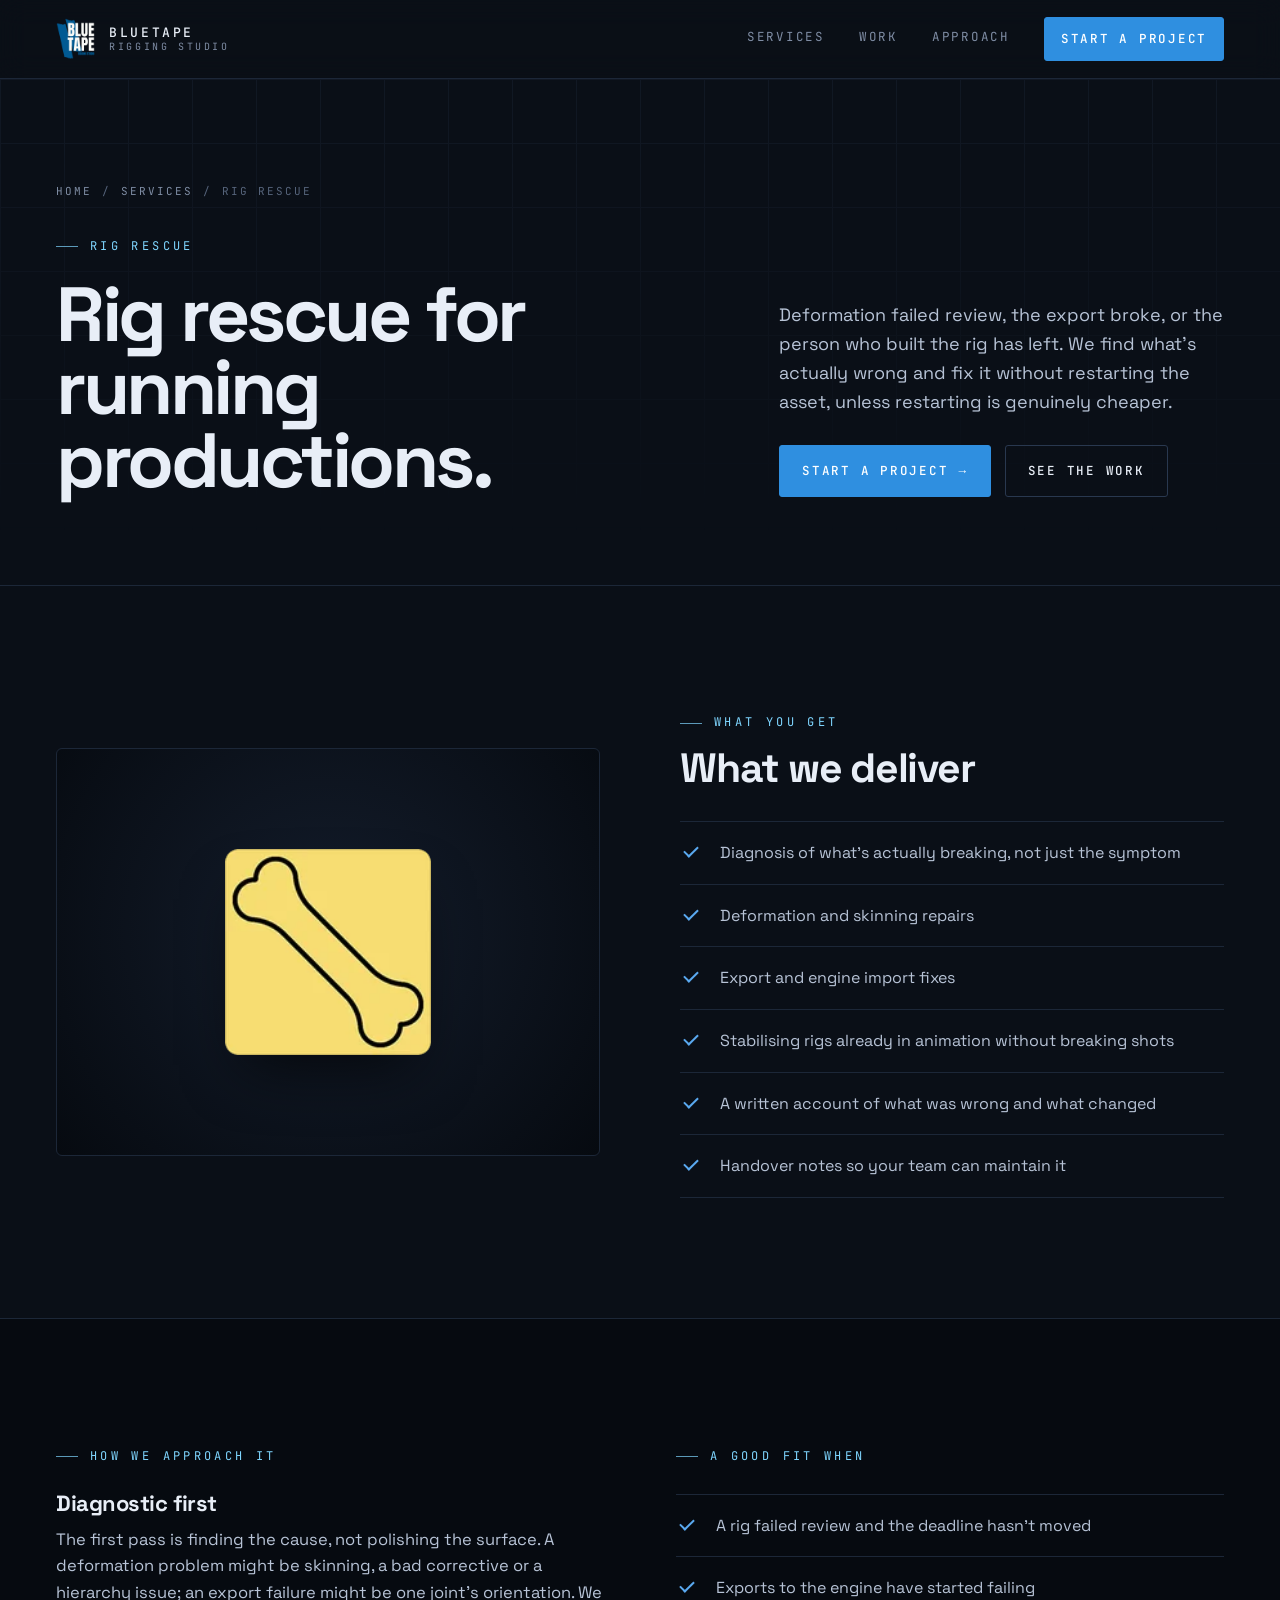
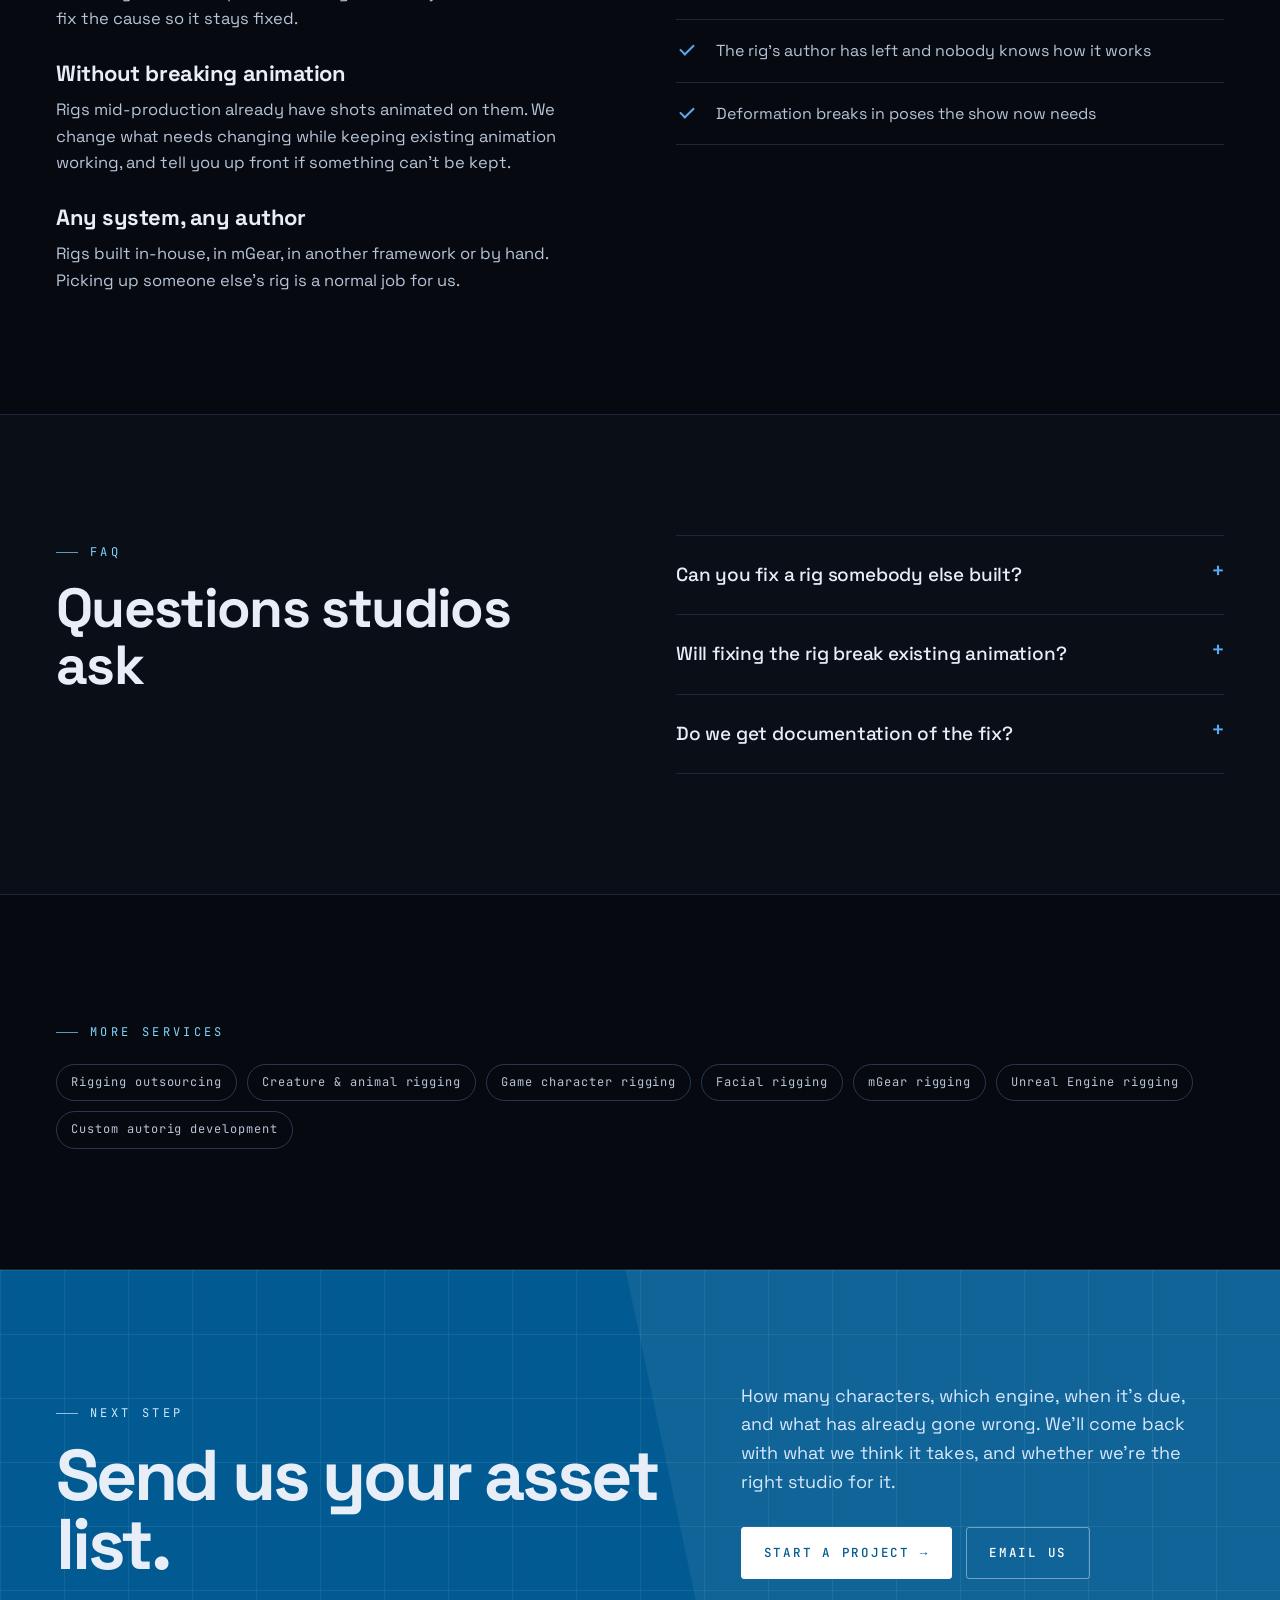
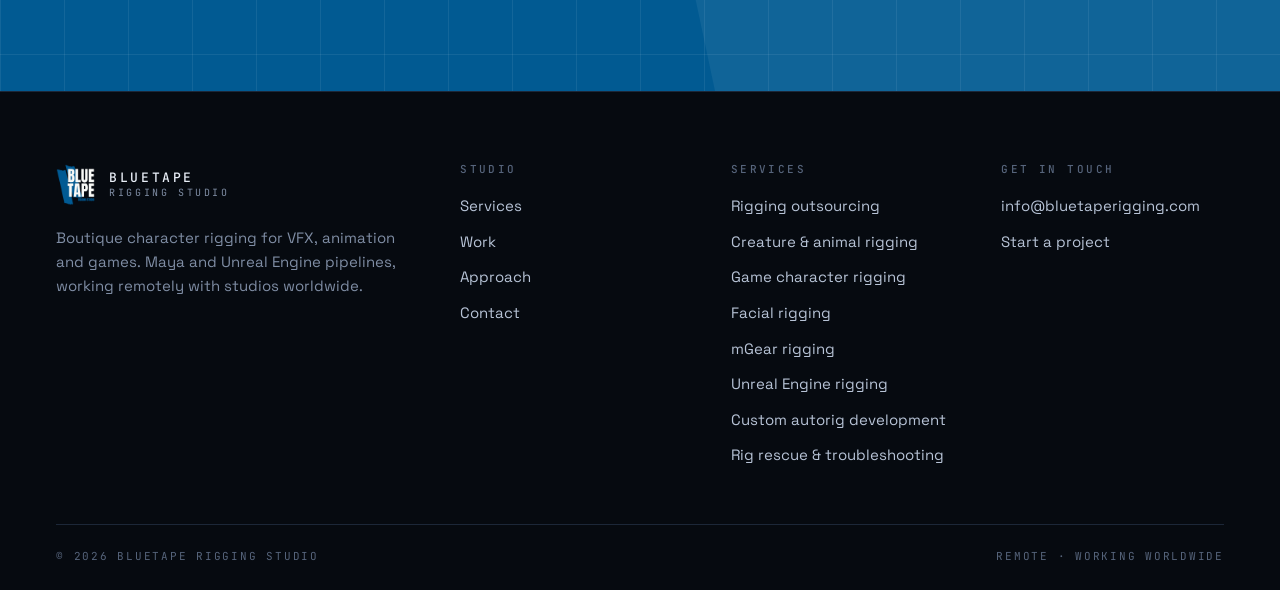
<file: rig-troubleshooting/index.html>
<!doctype html>
<html lang="en">
<head>
<meta charset="utf-8">
<meta name="viewport" content="width=device-width,initial-scale=1">
<title>Rig Rescue &amp; Rig Troubleshooting for Productions | Bluetape</title>
<meta name="description" content="Rig troubleshooting for running productions: broken deformation, failed exports and rigs left behind by someone who’s gone. Diagnosed, fixed and documented.">
<link rel="canonical" href="https://bluetaperigging.com/rig-troubleshooting/">
<meta name="theme-color" content="#0a0f17">
<meta property="og:type" content="website">
<meta property="og:title" content="Rig Rescue &amp; Rig Troubleshooting for Productions | Bluetape">
<meta property="og:description" content="Rig troubleshooting for running productions: broken deformation, failed exports and rigs left behind by someone who’s gone. Diagnosed, fixed and documented.">
<meta property="og:url" content="https://bluetaperigging.com/rig-troubleshooting/">
<meta property="og:image" content="https://bluetaperigging.com/assets/img/hero-rig.webp">
<link rel="icon" href="/assets/img/favicon.png">
<link rel="apple-touch-icon" href="/assets/img/apple-touch-icon.png">
<link rel="preload" href="/assets/fonts/space-grotesk-700-latin.woff2" as="font" type="font/woff2" crossorigin>
<link rel="stylesheet" href="/assets/css/fonts.css">
<link rel="stylesheet" href="/assets/css/site.css?v=cdffe7571d">
<script type="application/ld+json">{"@context": "https://schema.org", "@type": "Service", "name": "Rig rescue", "serviceType": "Rig rescue", "description": "Rig troubleshooting for running productions: broken deformation, failed exports and rigs left behind by someone who’s gone. Diagnosed, fixed and documented.", "url": "https://bluetaperigging.com/rig-troubleshooting/", "areaServed": "Worldwide", "provider": {"@type": "Organization", "name": "Bluetape Rigging Studio", "url": "https://bluetaperigging.com/"}}</script>
<script type="application/ld+json">{"@context": "https://schema.org", "@type": "FAQPage", "mainEntity": [{"@type": "Question", "name": "Can you fix a rig somebody else built?", "acceptedAnswer": {"@type": "Answer", "text": "Yes. That’s the normal case for rig rescue, whatever system it was built in."}}, {"@type": "Question", "name": "Will fixing the rig break existing animation?", "acceptedAnswer": {"@type": "Answer", "text": "We work to keep existing animation working, and tell you up front if a fix can’t preserve it."}}, {"@type": "Question", "name": "Do we get documentation of the fix?", "acceptedAnswer": {"@type": "Answer", "text": "Yes: a written account of what was wrong, what changed, and how to maintain it."}}]}</script>
<script type="application/ld+json">{"@context": "https://schema.org", "@type": "BreadcrumbList", "itemListElement": [{"@type": "ListItem", "position": 1, "name": "Home", "item": "https://bluetaperigging.com/"}, {"@type": "ListItem", "position": 2, "name": "Services", "item": "https://bluetaperigging.com/services/"}, {"@type": "ListItem", "position": 3, "name": "Rig rescue", "item": "https://bluetaperigging.com/rig-troubleshooting/"}]}</script>
</head>
<body>
<a class="skip" href="#main">Skip to content</a>
<header class="nav">
  <div class="wrap nav__in">
    <a class="nav__mark" href="/" aria-label="Bluetape Rigging Studio — home">
      <img class="nav__logo" src="/assets/img/logo.webp" alt="" width="40" height="43">
      <span class="nav__name">BLUETAPE<small>RIGGING STUDIO</small></span>
    </a>
    <button class="nav__toggle" type="button" aria-label="Menu" aria-expanded="false" aria-controls="nav-links"><span></span><span></span><span></span></button>
    <nav class="nav__links" id="nav-links" aria-label="Main">
      <a href="/services/">Services</a><a href="/work/">Work</a><a href="/approach/">Approach</a>
      <a class="btn btn--solid" href="/contact/">Start a project</a>
    </nav>
  </div>
</header>
<main id="main">

<section class="phero">
  <div class="wrap phero__in">
    <div>
      <nav class="crumbs" aria-label="Breadcrumb"><a href="/">Home</a><span>/</span><a href="/services/">Services</a><span>/</span><span>Rig rescue</span></nav>
      <span class="kicker">Rig rescue</span>
      <h1>Rig rescue for running productions.</h1>
    </div>
    <div>
      <p class="phero__lead">Deformation failed review, the export broke, or the person who built the rig has left. We find what’s actually wrong and fix it without restarting the asset, unless restarting is genuinely cheaper.</p>
      <div class="btn-row"><a class="btn btn--solid" href="/contact/">Start a project <span class="arr">→</span></a><a class="btn" href="/work/">See the work</a></div>
    </div>
  </div>
</section>

<section class="section">
  <div class="wrap srow" style="padding-block:0;border:0">
    <div class="srow__media srow__media--icon"><img src="/assets/img/block-08.webp" alt="" width="160" height="160" loading="lazy"></div>
    <div data-reveal><span class="kicker">What you get</span><h2 class="section__title">What we deliver</h2><ul class="check" style="margin-top:32px"><li>Diagnosis of what’s actually breaking, not just the symptom</li><li>Deformation and skinning repairs</li><li>Export and engine import fixes</li><li>Stabilising rigs already in animation without breaking shots</li><li>A written account of what was wrong and what changed</li><li>Handover notes so your team can maintain it</li></ul></div>
  </div>
</section>

<section class="section section--alt">
  <div class="wrap split" style="align-items:start">
    <div class="prose" data-reveal><span class="kicker">How we approach it</span><h3>Diagnostic first</h3><p>The first pass is finding the cause, not polishing the surface. A deformation problem might be skinning, a bad corrective or a hierarchy issue; an export failure might be one joint’s orientation. We fix the cause so it stays fixed.</p><h3>Without breaking animation</h3><p>Rigs mid-production already have shots animated on them. We change what needs changing while keeping existing animation working, and tell you up front if something can’t be kept.</p><h3>Any system, any author</h3><p>Rigs built in-house, in mGear, in another framework or by hand. Picking up someone else’s rig is a normal job for us.</p></div>
    <aside data-reveal="120"><span class="kicker">A good fit when</span><ul class="check" style="margin-top:28px"><li>A rig failed review and the deadline hasn’t moved</li><li>Exports to the engine have started failing</li><li>The rig’s author has left and nobody knows how it works</li><li>Deformation breaks in poses the show now needs</li></ul></aside>
  </div>
</section>

<section class="section">
  <div class="wrap split" style="align-items:start">
    <div data-reveal><span class="kicker">FAQ</span><h2 class="section__title">Questions studios ask</h2></div>
    <div class="faq" data-reveal="120"><details><summary>Can you fix a rig somebody else built?</summary><p>Yes. That’s the normal case for rig rescue, whatever system it was built in.</p></details><details><summary>Will fixing the rig break existing animation?</summary><p>We work to keep existing animation working, and tell you up front if a fix can’t preserve it.</p></details><details><summary>Do we get documentation of the fix?</summary><p>Yes: a written account of what was wrong, what changed, and how to maintain it.</p></details></div>
  </div>
</section>

<section class="section section--alt">
  <div class="wrap">
    <span class="kicker">More services</span>
    <ul class="stack stack--links"><li><a href="/rigging-outsourcing/">Rigging outsourcing</a></li><li><a href="/creature-rigging/">Creature &amp; animal rigging</a></li><li><a href="/game-character-rigging/">Game character rigging</a></li><li><a href="/facial-rigging/">Facial rigging</a></li><li><a href="/mgear-rigging/">mGear rigging</a></li><li><a href="/unreal-engine-rigging/">Unreal Engine rigging</a></li><li><a href="/custom-autorig-development/">Custom autorig development</a></li></ul>
  </div>
</section>
<section class="cta">
  <div class="wrap cta__in">
    <div data-reveal>
      <span class="kicker">Next step</span>
      <h2>Send us your asset list.</h2>
    </div>
    <div data-reveal="120">
      <p>How many characters, which engine, when it’s due, and what has already gone wrong. We’ll come back with what we think it takes, and whether we’re the right studio for it.</p>
      <div class="btn-row">
        <a class="btn btn--solid" href="/contact/">Start a project <span class="arr">→</span></a>
        <a class="btn" data-mail href="/contact/">Email us</a>
      </div>
    </div>
  </div>
</section>
</main>
<footer class="foot">
  <div class="wrap foot__in">
    <div class="foot__brand">
      <a class="nav__mark" href="/"><img class="nav__logo" src="/assets/img/logo.webp" alt="" width="40" height="43"><span class="nav__name">BLUETAPE<small>RIGGING STUDIO</small></span></a>
      <p>Boutique character rigging for VFX, animation and games. Maya and Unreal Engine pipelines, working remotely with studios worldwide.</p>
    </div>
    <div>
      <h4>Studio</h4>
      <ul><li><a href="/services/">Services</a></li><li><a href="/work/">Work</a></li><li><a href="/approach/">Approach</a></li><li><a href="/contact/">Contact</a></li></ul>
    </div>
    <div>
      <h4>Services</h4>
      <ul><li><a href="/rigging-outsourcing/">Rigging outsourcing</a></li><li><a href="/creature-rigging/">Creature &amp; animal rigging</a></li><li><a href="/game-character-rigging/">Game character rigging</a></li><li><a href="/facial-rigging/">Facial rigging</a></li><li><a href="/mgear-rigging/">mGear rigging</a></li><li><a href="/unreal-engine-rigging/">Unreal Engine rigging</a></li><li><a href="/custom-autorig-development/">Custom autorig development</a></li><li><a href="/rig-troubleshooting/">Rig rescue &amp; troubleshooting</a></li></ul>
    </div>
    <div>
      <h4>Get in touch</h4>
      <ul><li><a data-mail href="/contact/"></a></li><li><a href="/contact/">Start a project</a></li></ul>
    </div>
  </div>
  <div class="wrap foot__base"><span>© 2026 Bluetape Rigging Studio</span><span>Remote · working worldwide</span></div>
</footer>
<script src="/assets/js/site.js?v=b855152c14" defer></script>
</body>
</html>
</file>
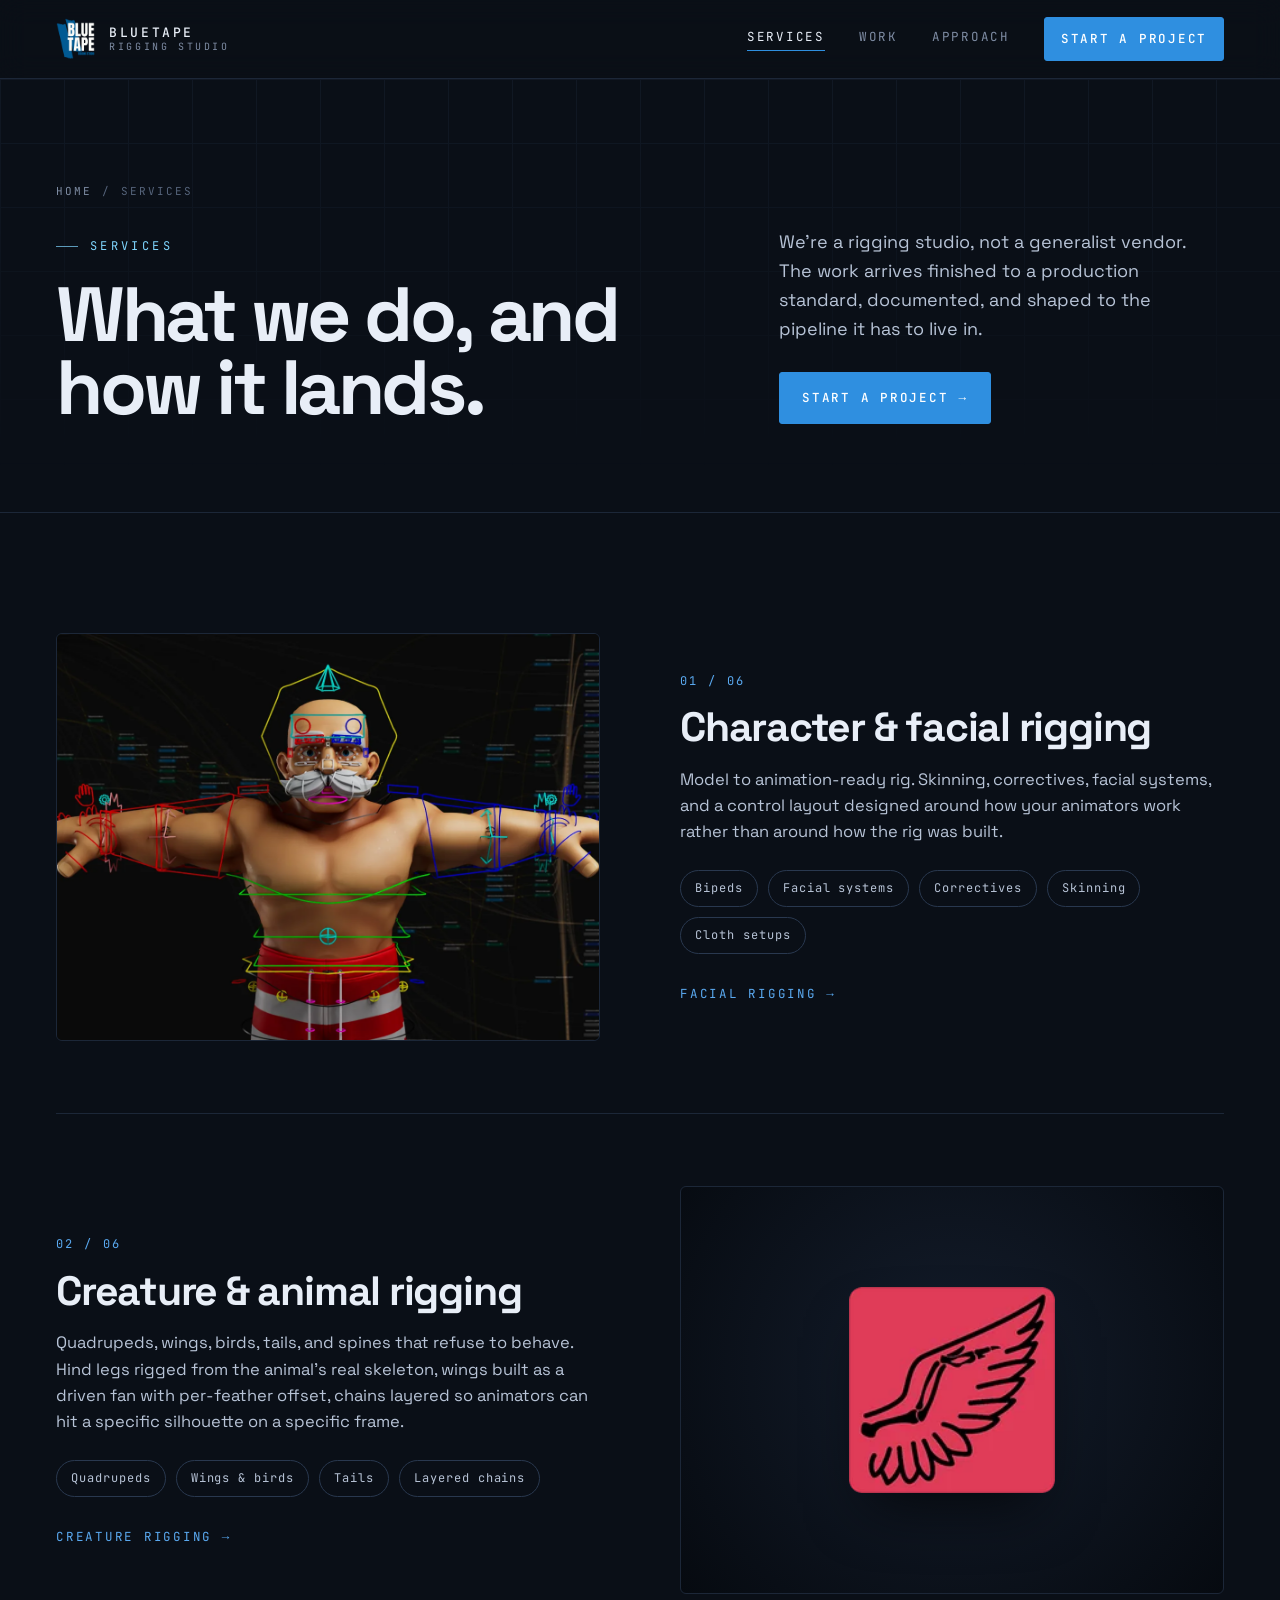
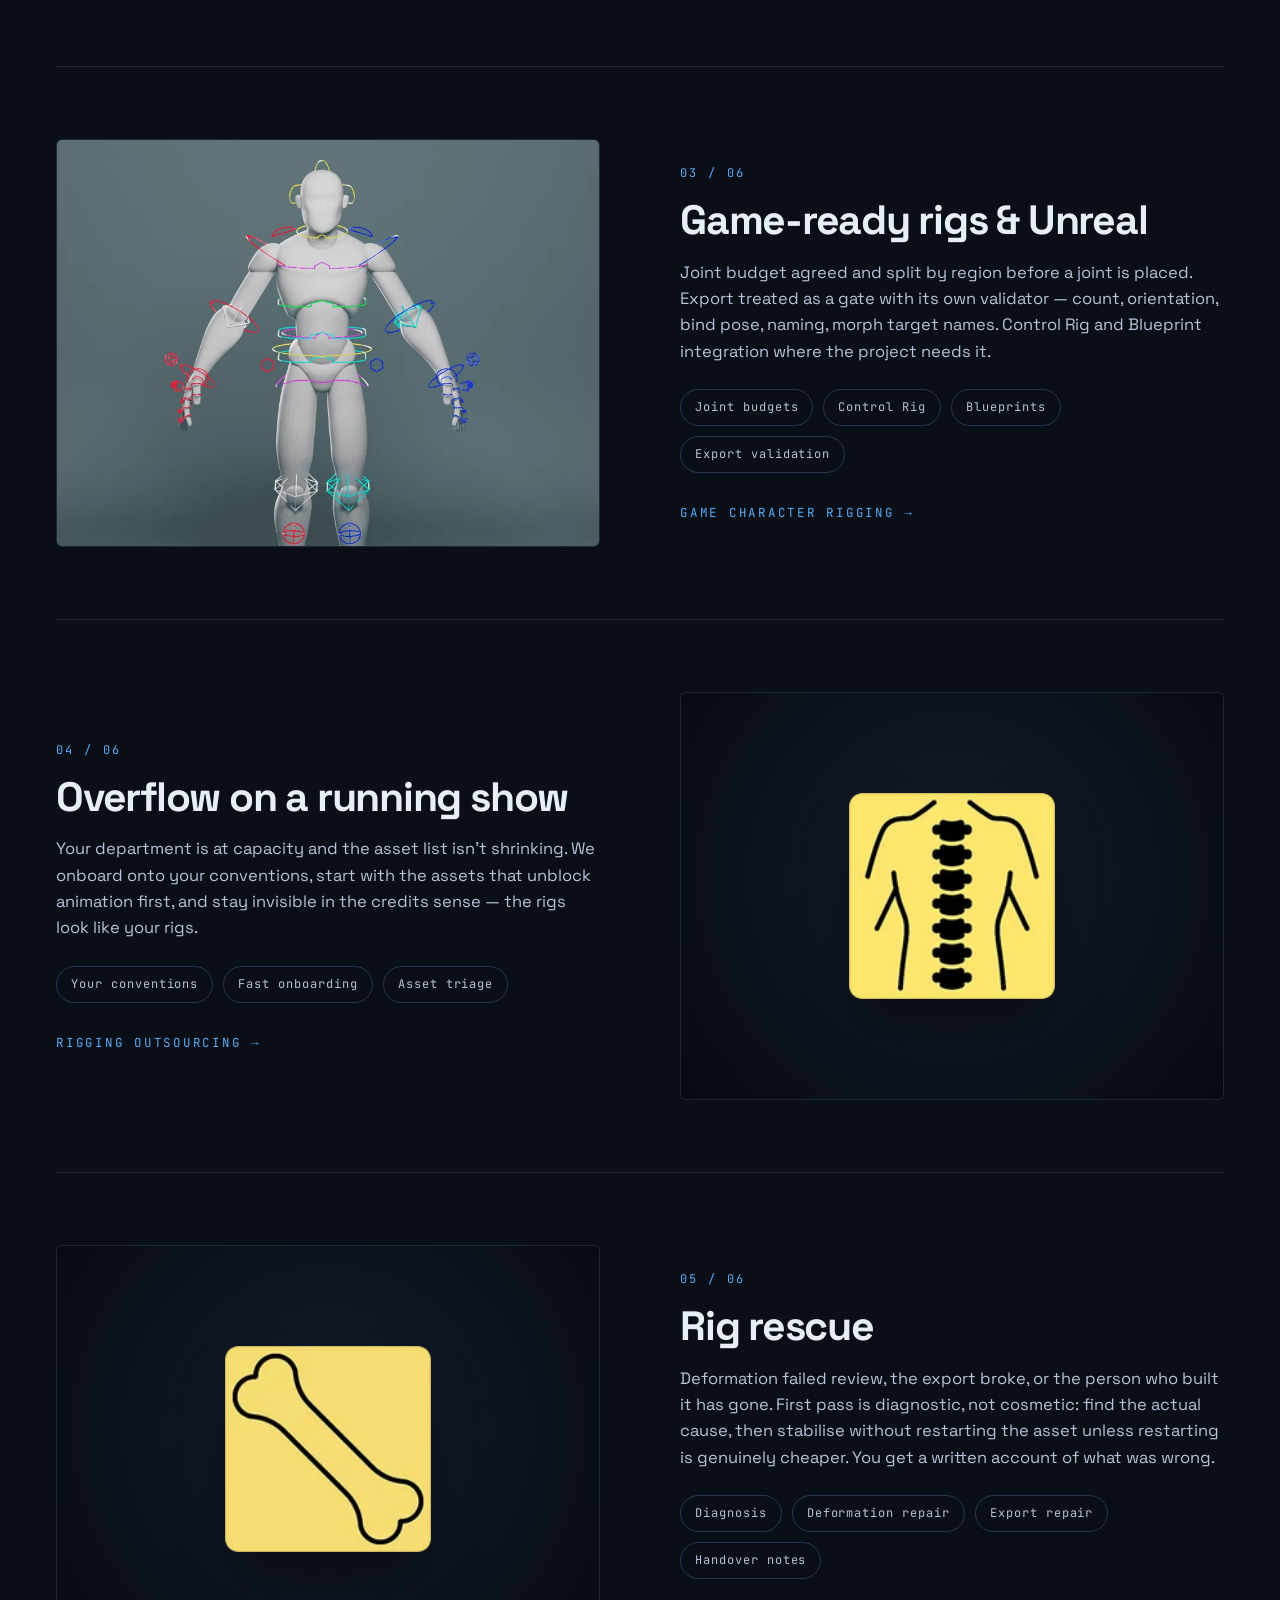
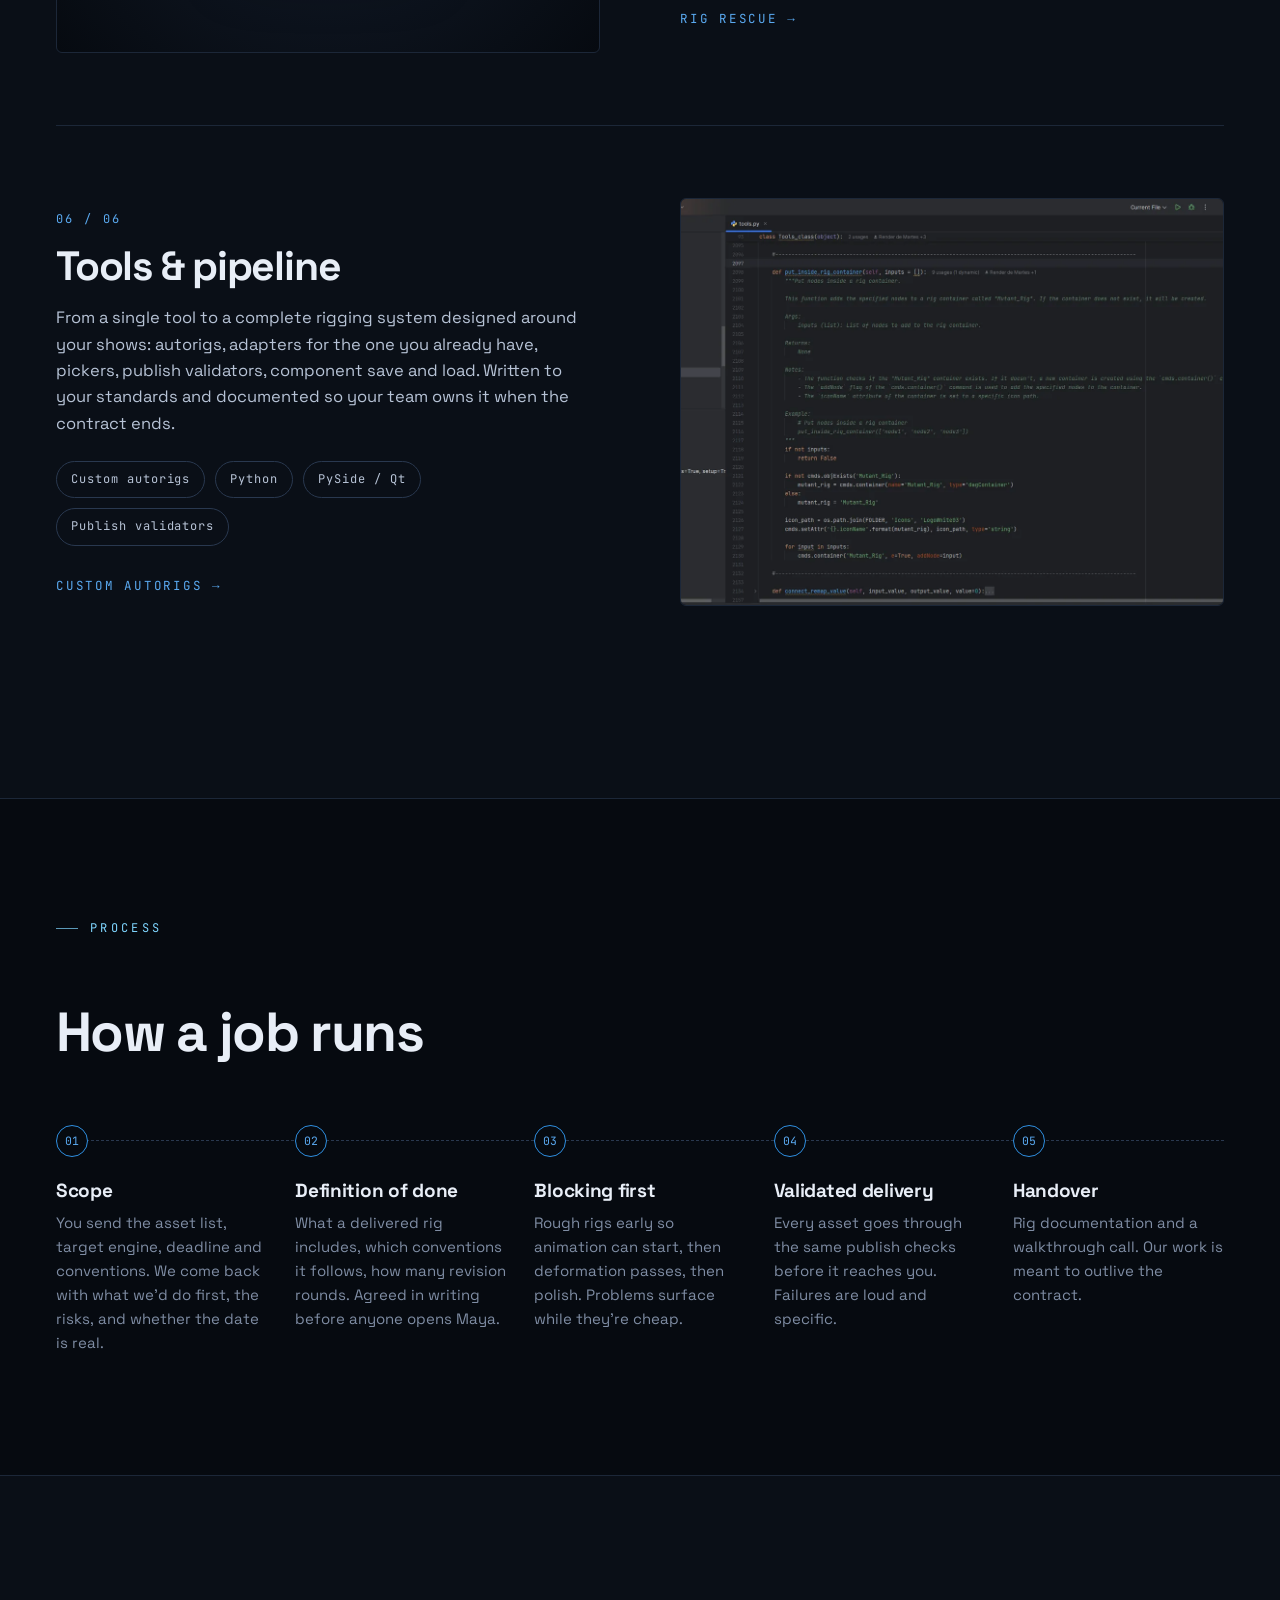
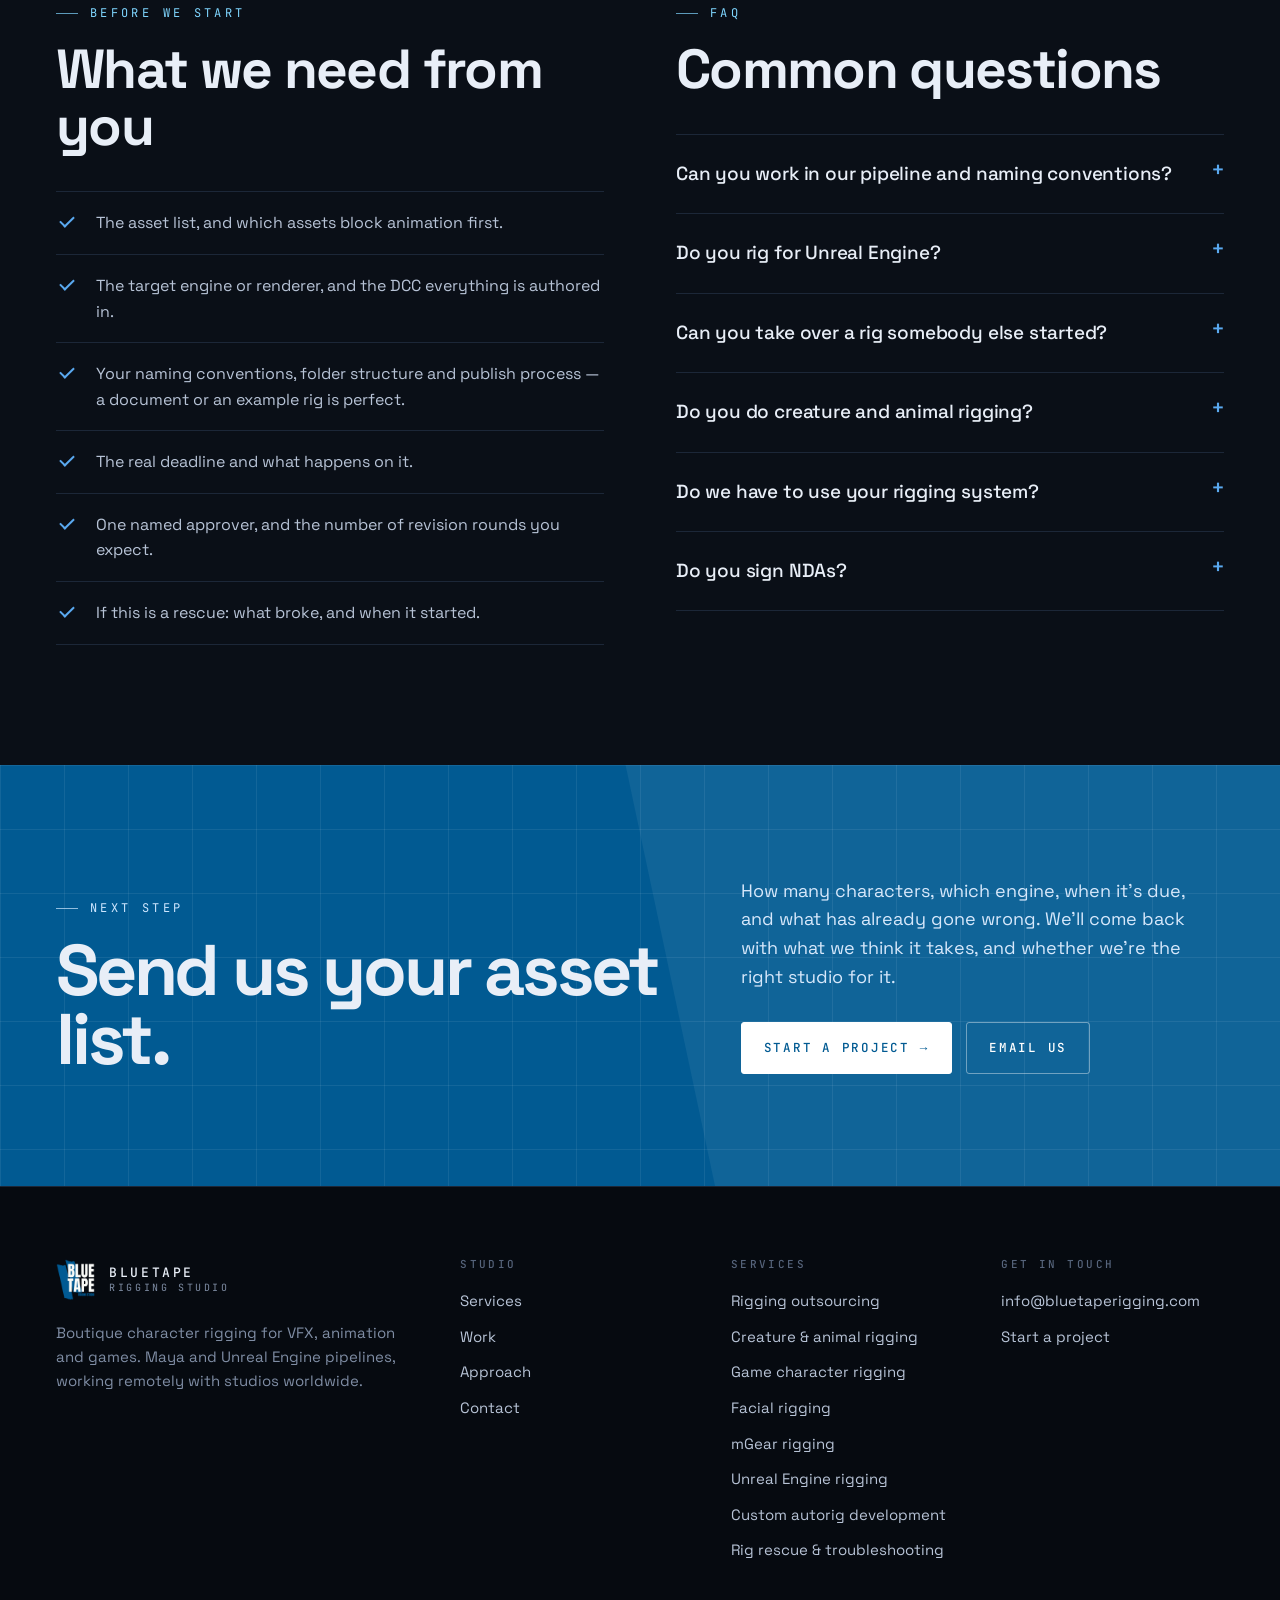
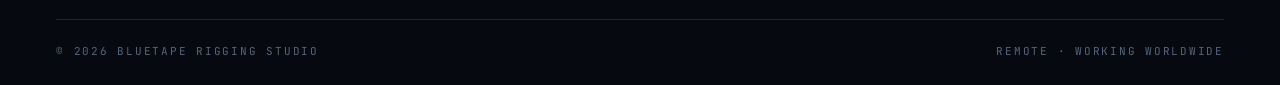
<file: services/index.html>
<!doctype html>
<html lang="en">
<head>
<meta charset="utf-8">
<meta name="viewport" content="width=device-width,initial-scale=1">
<title>Rigging Services — Character, Creature &amp; Game-Ready | Bluetape</title>
<meta name="description" content="Character and facial rigging, creature and animal rigging, game-ready Unreal rigs, overflow capacity, rig rescue and pipeline tools.">
<link rel="canonical" href="https://bluetaperigging.com/services/">
<meta name="theme-color" content="#0a0f17">
<meta property="og:type" content="website">
<meta property="og:title" content="Rigging Services — Character, Creature &amp; Game-Ready | Bluetape">
<meta property="og:description" content="Character and facial rigging, creature and animal rigging, game-ready Unreal rigs, overflow capacity, rig rescue and pipeline tools.">
<meta property="og:url" content="https://bluetaperigging.com/services/">
<meta property="og:image" content="https://bluetaperigging.com/assets/img/hero-rig.webp">
<link rel="icon" href="/assets/img/favicon.png">
<link rel="apple-touch-icon" href="/assets/img/apple-touch-icon.png">
<link rel="preload" href="/assets/fonts/space-grotesk-700-latin.woff2" as="font" type="font/woff2" crossorigin>
<link rel="stylesheet" href="/assets/css/fonts.css">
<link rel="stylesheet" href="/assets/css/site.css?v=cdffe7571d">
<script type="application/ld+json">{"@context":"https://schema.org","@type":"FAQPage","mainEntity":[{"@type":"Question","name":"Can you work in our pipeline and naming conventions?","acceptedAnswer":{"@type":"Answer","text":"Yes. Adapting to a studio's own naming conventions, asset structure and versioning is standard for us. Rigs arrive inside your pipeline rather than beside it."}},{"@type":"Question","name":"Do you rig for Unreal Engine?","acceptedAnswer":{"@type":"Answer","text":"Yes. Game-ready rigs built to an agreed joint budget, exported clean and integrated with Control Rig and Blueprints."}},{"@type":"Question","name":"Can you take over a rig somebody else started?","acceptedAnswer":{"@type":"Answer","text":"Yes. Rig rescue is a normal contract for us: diagnose what is actually breaking the deformation or the export, then stabilise the asset without restarting it unless restarting is cheaper."}},{"@type":"Question","name":"Do you do creature and animal rigging?","acceptedAnswer":{"@type":"Answer","text":"It's our strongest specialism: quadrupeds, wings, bird systems, tails and anything that has to hold up at extreme range."}},{"@type":"Question","name":"Do we have to use your rigging system?","acceptedAnswer":{"@type":"Answer","text":"No. We work in whatever the show already uses — your in-house autorig, mGear, or another framework — build by hand where that's the better call, or design a new system for you. Our own framework, Mutant Tools, is one option, never a requirement."}},{"@type":"Question","name":"Do you sign NDAs?","acceptedAnswer":{"@type":"Answer","text":"Yes, as standard. Most of our work sits behind another studio's name and we're happy to keep it that way."}}]}</script>
</head>
<body>
<a class="skip" href="#main">Skip to content</a>
<header class="nav">
  <div class="wrap nav__in">
    <a class="nav__mark" href="/" aria-label="Bluetape Rigging Studio — home">
      <img class="nav__logo" src="/assets/img/logo.webp" alt="" width="40" height="43">
      <span class="nav__name">BLUETAPE<small>RIGGING STUDIO</small></span>
    </a>
    <button class="nav__toggle" type="button" aria-label="Menu" aria-expanded="false" aria-controls="nav-links"><span></span><span></span><span></span></button>
    <nav class="nav__links" id="nav-links" aria-label="Main">
      <a href="/services/" class="is-active" aria-current="page">Services</a><a href="/work/">Work</a><a href="/approach/">Approach</a>
      <a class="btn btn--solid" href="/contact/">Start a project</a>
    </nav>
  </div>
</header>
<main id="main">

<section class="phero">
  <div class="wrap phero__in">
    <div>
      <nav class="crumbs" aria-label="Breadcrumb"><a href="/">Home</a><span>/</span><span>Services</span></nav>
      <span class="kicker">Services</span>
      <h1>What we do, and how it lands.</h1>
    </div>
    <div>
      <p class="phero__lead">We’re a rigging studio, not a generalist vendor. The work arrives finished to a production standard, documented, and shaped to the pipeline it has to live in.</p>
      <div class="btn-row"><a class="btn btn--solid" href="/contact/">Start a project <span class="arr">→</span></a></div>
    </div>
  </div>
</section>

<section class="section">
  <div class="wrap"><article class="srow" id="character">
      <div class="srow__media"><img src="/assets/img/hero-rig.webp" alt="" loading="lazy"></div>
      <div data-reveal><span class="srow__num">01 / 06</span><h2>Character &amp; facial rigging</h2><p>Model to animation-ready rig. Skinning, correctives, facial systems, and a control layout designed around how your animators work rather than around how the rig was built.</p><ul class="stack"><li>Bipeds</li><li>Facial systems</li><li>Correctives</li><li>Skinning</li><li>Cloth setups</li></ul><p style="margin-top:26px"><a class="link" href="/facial-rigging/">Facial rigging →</a></p></div>
    </article><article class="srow srow--flip" id="creature">
      <div class="srow__media srow__media--icon"><img src="/assets/img/block-13.webp" alt="" width="160" height="160" loading="lazy"></div>
      <div data-reveal><span class="srow__num">02 / 06</span><h2>Creature &amp; animal rigging</h2><p>Quadrupeds, wings, birds, tails, and spines that refuse to behave. Hind legs rigged from the animal’s real skeleton, wings built as a driven fan with per-feather offset, chains layered so animators can hit a specific silhouette on a specific frame.</p><ul class="stack"><li>Quadrupeds</li><li>Wings &amp; birds</li><li>Tails</li><li>Layered chains</li></ul><p style="margin-top:26px"><a class="link" href="/creature-rigging/">Creature rigging →</a></p></div>
    </article><article class="srow" id="games">
      <div class="srow__media"><img src="/assets/img/game-rig.webp" alt="" loading="lazy"></div>
      <div data-reveal><span class="srow__num">03 / 06</span><h2>Game-ready rigs &amp; Unreal</h2><p>Joint budget agreed and split by region before a joint is placed. Export treated as a gate with its own validator — count, orientation, bind pose, naming, morph target names. Control Rig and Blueprint integration where the project needs it.</p><ul class="stack"><li>Joint budgets</li><li>Control Rig</li><li>Blueprints</li><li>Export validation</li></ul><p style="margin-top:26px"><a class="link" href="/game-character-rigging/">Game character rigging →</a></p></div>
    </article><article class="srow srow--flip" id="overflow">
      <div class="srow__media srow__media--icon"><img src="/assets/img/block-00.webp" alt="" width="160" height="160" loading="lazy"></div>
      <div data-reveal><span class="srow__num">04 / 06</span><h2>Overflow on a running show</h2><p>Your department is at capacity and the asset list isn’t shrinking. We onboard onto your conventions, start with the assets that unblock animation first, and stay invisible in the credits sense — the rigs look like your rigs.</p><ul class="stack"><li>Your conventions</li><li>Fast onboarding</li><li>Asset triage</li></ul><p style="margin-top:26px"><a class="link" href="/rigging-outsourcing/">Rigging outsourcing →</a></p></div>
    </article><article class="srow" id="rescue">
      <div class="srow__media srow__media--icon"><img src="/assets/img/block-08.webp" alt="" width="160" height="160" loading="lazy"></div>
      <div data-reveal><span class="srow__num">05 / 06</span><h2>Rig rescue</h2><p>Deformation failed review, the export broke, or the person who built it has gone. First pass is diagnostic, not cosmetic: find the actual cause, then stabilise without restarting the asset unless restarting is genuinely cheaper. You get a written account of what was wrong.</p><ul class="stack"><li>Diagnosis</li><li>Deformation repair</li><li>Export repair</li><li>Handover notes</li></ul><p style="margin-top:26px"><a class="link" href="/rig-troubleshooting/">Rig rescue →</a></p></div>
    </article><article class="srow srow--flip" id="tools">
      <div class="srow__media"><img src="/assets/img/code.webp" alt="" loading="lazy"></div>
      <div data-reveal><span class="srow__num">06 / 06</span><h2>Tools &amp; pipeline</h2><p>From a single tool to a complete rigging system designed around your shows: autorigs, adapters for the one you already have, pickers, publish validators, component save and load. Written to your standards and documented so your team owns it when the contract ends.</p><ul class="stack"><li>Custom autorigs</li><li>Python</li><li>PySide / Qt</li><li>Publish validators</li></ul><p style="margin-top:26px"><a class="link" href="/custom-autorig-development/">Custom autorigs →</a></p></div>
    </article></div>
</section>

<section class="section section--alt">
  <div class="wrap">
    <div class="section__head section__head--solo" data-reveal><span class="kicker">Process</span><h2 class="section__title">How a job runs</h2></div>
    <div class="steps"><div class="step" data-reveal="0"><span class="step__n">01</span><h3>Scope</h3><p>You send the asset list, target engine, deadline and conventions. We come back with what we’d do first, the risks, and whether the date is real.</p></div><div class="step" data-reveal="80"><span class="step__n">02</span><h3>Definition of done</h3><p>What a delivered rig includes, which conventions it follows, how many revision rounds. Agreed in writing before anyone opens Maya.</p></div><div class="step" data-reveal="160"><span class="step__n">03</span><h3>Blocking first</h3><p>Rough rigs early so animation can start, then deformation passes, then polish. Problems surface while they’re cheap.</p></div><div class="step" data-reveal="240"><span class="step__n">04</span><h3>Validated delivery</h3><p>Every asset goes through the same publish checks before it reaches you. Failures are loud and specific.</p></div><div class="step" data-reveal="320"><span class="step__n">05</span><h3>Handover</h3><p>Rig documentation and a walkthrough call. Our work is meant to outlive the contract.</p></div></div>
  </div>
</section>

<section class="section">
  <div class="wrap split" style="align-items:start">
    <div data-reveal>
      <span class="kicker">Before we start</span>
      <h2 class="section__title">What we need from you</h2>
      <ul class="check" style="margin-top:36px">
        <li>The asset list, and which assets block animation first.</li>
        <li>The target engine or renderer, and the DCC everything is authored in.</li>
        <li>Your naming conventions, folder structure and publish process — a document or an example rig is perfect.</li>
        <li>The real deadline and what happens on it.</li>
        <li>One named approver, and the number of revision rounds you expect.</li>
        <li>If this is a rescue: what broke, and when it started.</li>
      </ul>
    </div>
    <div data-reveal="120">
      <span class="kicker">FAQ</span>
      <h2 class="section__title">Common questions</h2>
      <div class="faq" style="margin-top:36px"><details><summary>Can you work in our pipeline and naming conventions?</summary><p>Yes. Adapting to a studio’s own naming conventions, asset structure and versioning is standard for us. Rigs arrive inside your pipeline rather than beside it.</p></details><details><summary>Do you rig for Unreal Engine?</summary><p>Yes. Game-ready rigs built to an agreed joint budget, exported clean and integrated with Control Rig and Blueprints.</p></details><details><summary>Can you take over a rig somebody else started?</summary><p>Yes. Rig rescue is a normal contract for us: diagnose what is actually breaking the deformation or the export, then stabilise the asset without restarting it unless restarting is cheaper.</p></details><details><summary>Do you do creature and animal rigging?</summary><p>It’s our strongest specialism: quadrupeds, wings, bird systems, tails and anything that has to hold up at extreme range.</p></details><details><summary>Do we have to use your rigging system?</summary><p>No. We work in whatever the show already uses — your in-house autorig, mGear, or another framework — build by hand where that’s the better call, or design a new system for you. Our own framework, Mutant Tools, is one option, never a requirement.</p></details><details><summary>Do you sign NDAs?</summary><p>Yes, as standard. Most of our work sits behind another studio’s name and we’re happy to keep it that way.</p></details></div>
    </div>
  </div>
</section>
<section class="cta">
  <div class="wrap cta__in">
    <div data-reveal>
      <span class="kicker">Next step</span>
      <h2>Send us your asset list.</h2>
    </div>
    <div data-reveal="120">
      <p>How many characters, which engine, when it’s due, and what has already gone wrong. We’ll come back with what we think it takes, and whether we’re the right studio for it.</p>
      <div class="btn-row">
        <a class="btn btn--solid" href="/contact/">Start a project <span class="arr">→</span></a>
        <a class="btn" data-mail href="/contact/">Email us</a>
      </div>
    </div>
  </div>
</section>
</main>
<footer class="foot">
  <div class="wrap foot__in">
    <div class="foot__brand">
      <a class="nav__mark" href="/"><img class="nav__logo" src="/assets/img/logo.webp" alt="" width="40" height="43"><span class="nav__name">BLUETAPE<small>RIGGING STUDIO</small></span></a>
      <p>Boutique character rigging for VFX, animation and games. Maya and Unreal Engine pipelines, working remotely with studios worldwide.</p>
    </div>
    <div>
      <h4>Studio</h4>
      <ul><li><a href="/services/">Services</a></li><li><a href="/work/">Work</a></li><li><a href="/approach/">Approach</a></li><li><a href="/contact/">Contact</a></li></ul>
    </div>
    <div>
      <h4>Services</h4>
      <ul><li><a href="/rigging-outsourcing/">Rigging outsourcing</a></li><li><a href="/creature-rigging/">Creature &amp; animal rigging</a></li><li><a href="/game-character-rigging/">Game character rigging</a></li><li><a href="/facial-rigging/">Facial rigging</a></li><li><a href="/mgear-rigging/">mGear rigging</a></li><li><a href="/unreal-engine-rigging/">Unreal Engine rigging</a></li><li><a href="/custom-autorig-development/">Custom autorig development</a></li><li><a href="/rig-troubleshooting/">Rig rescue &amp; troubleshooting</a></li></ul>
    </div>
    <div>
      <h4>Get in touch</h4>
      <ul><li><a data-mail href="/contact/"></a></li><li><a href="/contact/">Start a project</a></li></ul>
    </div>
  </div>
  <div class="wrap foot__base"><span>© 2026 Bluetape Rigging Studio</span><span>Remote · working worldwide</span></div>
</footer>
<script src="/assets/js/site.js?v=b855152c14" defer></script>
</body>
</html>
</file>
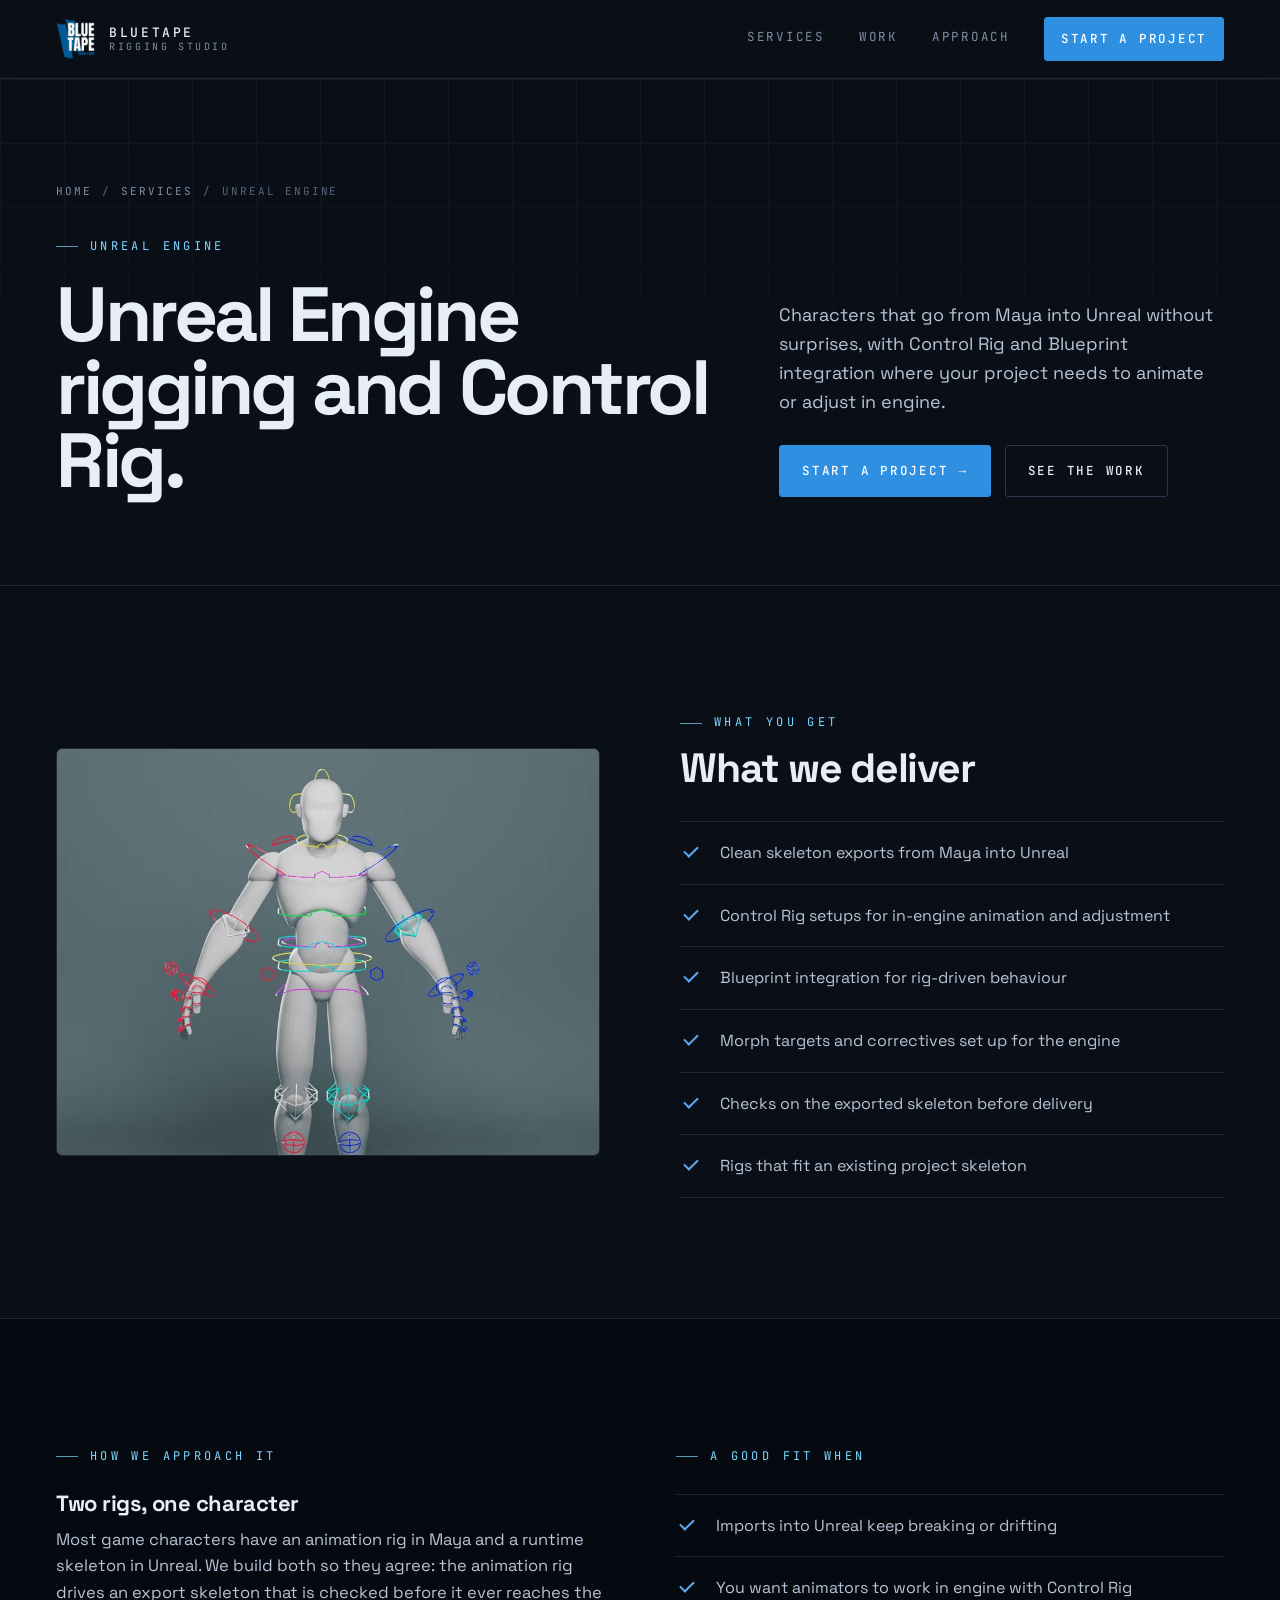
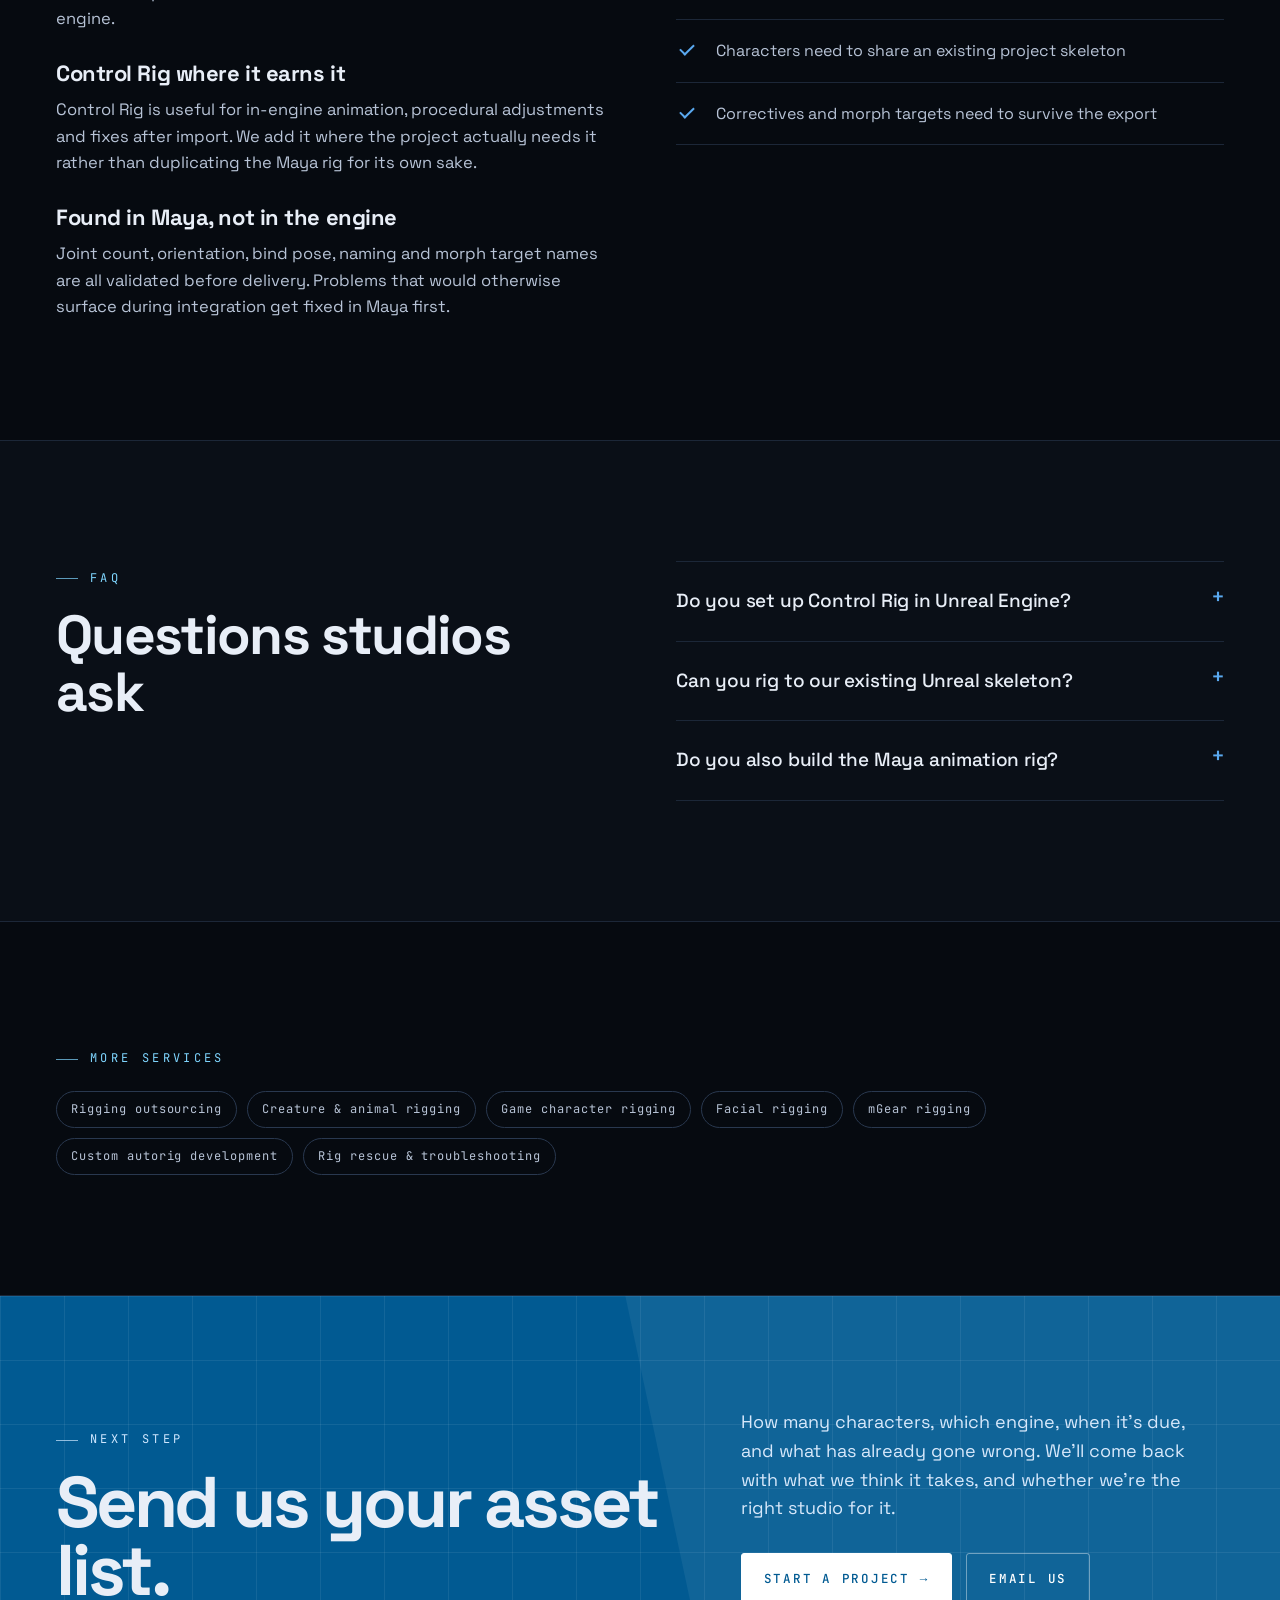
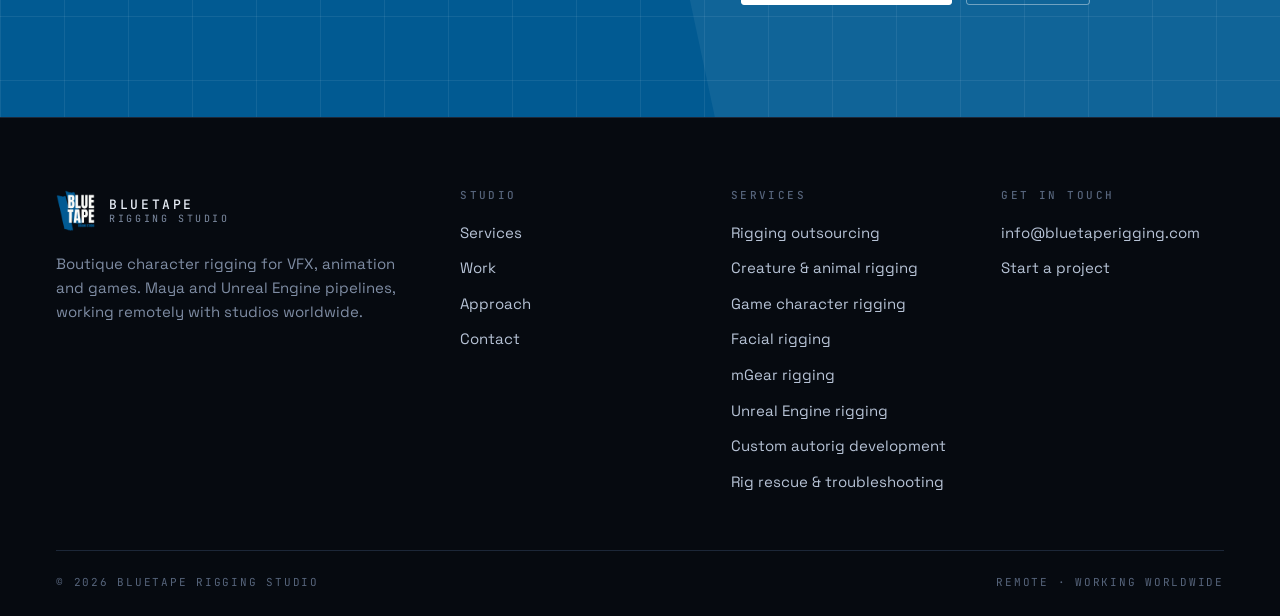
<file: unreal-engine-rigging/index.html>
<!doctype html>
<html lang="en">
<head>
<meta charset="utf-8">
<meta name="viewport" content="width=device-width,initial-scale=1">
<title>Unreal Engine Rigging — Control Rig &amp; Blueprints | Bluetape</title>
<meta name="description" content="Unreal Engine rigging: Control Rig setup, clean skeleton exports from Maya, Blueprint integration and engine-side rig checks.">
<link rel="canonical" href="https://bluetaperigging.com/unreal-engine-rigging/">
<meta name="theme-color" content="#0a0f17">
<meta property="og:type" content="website">
<meta property="og:title" content="Unreal Engine Rigging — Control Rig &amp; Blueprints | Bluetape">
<meta property="og:description" content="Unreal Engine rigging: Control Rig setup, clean skeleton exports from Maya, Blueprint integration and engine-side rig checks.">
<meta property="og:url" content="https://bluetaperigging.com/unreal-engine-rigging/">
<meta property="og:image" content="https://bluetaperigging.com/assets/img/hero-rig.webp">
<link rel="icon" href="/assets/img/favicon.png">
<link rel="apple-touch-icon" href="/assets/img/apple-touch-icon.png">
<link rel="preload" href="/assets/fonts/space-grotesk-700-latin.woff2" as="font" type="font/woff2" crossorigin>
<link rel="stylesheet" href="/assets/css/fonts.css">
<link rel="stylesheet" href="/assets/css/site.css?v=cdffe7571d">
<script type="application/ld+json">{"@context": "https://schema.org", "@type": "Service", "name": "Unreal Engine", "serviceType": "Unreal Engine", "description": "Unreal Engine rigging: Control Rig setup, clean skeleton exports from Maya, Blueprint integration and engine-side rig checks.", "url": "https://bluetaperigging.com/unreal-engine-rigging/", "areaServed": "Worldwide", "provider": {"@type": "Organization", "name": "Bluetape Rigging Studio", "url": "https://bluetaperigging.com/"}}</script>
<script type="application/ld+json">{"@context": "https://schema.org", "@type": "FAQPage", "mainEntity": [{"@type": "Question", "name": "Do you set up Control Rig in Unreal Engine?", "acceptedAnswer": {"@type": "Answer", "text": "Yes, for in-engine animation, procedural adjustments and post-import fixes, where the project needs it."}}, {"@type": "Question", "name": "Can you rig to our existing Unreal skeleton?", "acceptedAnswer": {"@type": "Answer", "text": "Yes. Rigging to a shared project skeleton keeps animation compatible across characters."}}, {"@type": "Question", "name": "Do you also build the Maya animation rig?", "acceptedAnswer": {"@type": "Answer", "text": "Yes. Usually the Maya rig drives the export skeleton, and both are delivered together."}}]}</script>
<script type="application/ld+json">{"@context": "https://schema.org", "@type": "BreadcrumbList", "itemListElement": [{"@type": "ListItem", "position": 1, "name": "Home", "item": "https://bluetaperigging.com/"}, {"@type": "ListItem", "position": 2, "name": "Services", "item": "https://bluetaperigging.com/services/"}, {"@type": "ListItem", "position": 3, "name": "Unreal Engine", "item": "https://bluetaperigging.com/unreal-engine-rigging/"}]}</script>
</head>
<body>
<a class="skip" href="#main">Skip to content</a>
<header class="nav">
  <div class="wrap nav__in">
    <a class="nav__mark" href="/" aria-label="Bluetape Rigging Studio — home">
      <img class="nav__logo" src="/assets/img/logo.webp" alt="" width="40" height="43">
      <span class="nav__name">BLUETAPE<small>RIGGING STUDIO</small></span>
    </a>
    <button class="nav__toggle" type="button" aria-label="Menu" aria-expanded="false" aria-controls="nav-links"><span></span><span></span><span></span></button>
    <nav class="nav__links" id="nav-links" aria-label="Main">
      <a href="/services/">Services</a><a href="/work/">Work</a><a href="/approach/">Approach</a>
      <a class="btn btn--solid" href="/contact/">Start a project</a>
    </nav>
  </div>
</header>
<main id="main">

<section class="phero">
  <div class="wrap phero__in">
    <div>
      <nav class="crumbs" aria-label="Breadcrumb"><a href="/">Home</a><span>/</span><a href="/services/">Services</a><span>/</span><span>Unreal Engine</span></nav>
      <span class="kicker">Unreal Engine</span>
      <h1>Unreal Engine rigging and Control Rig.</h1>
    </div>
    <div>
      <p class="phero__lead">Characters that go from Maya into Unreal without surprises, with Control Rig and Blueprint integration where your project needs to animate or adjust in engine.</p>
      <div class="btn-row"><a class="btn btn--solid" href="/contact/">Start a project <span class="arr">→</span></a><a class="btn" href="/work/">See the work</a></div>
    </div>
  </div>
</section>

<section class="section">
  <div class="wrap srow" style="padding-block:0;border:0">
    <div class="srow__media"><img src="/assets/img/game-rig.webp" alt="" loading="lazy"></div>
    <div data-reveal><span class="kicker">What you get</span><h2 class="section__title">What we deliver</h2><ul class="check" style="margin-top:32px"><li>Clean skeleton exports from Maya into Unreal</li><li>Control Rig setups for in-engine animation and adjustment</li><li>Blueprint integration for rig-driven behaviour</li><li>Morph targets and correctives set up for the engine</li><li>Checks on the exported skeleton before delivery</li><li>Rigs that fit an existing project skeleton</li></ul></div>
  </div>
</section>

<section class="section section--alt">
  <div class="wrap split" style="align-items:start">
    <div class="prose" data-reveal><span class="kicker">How we approach it</span><h3>Two rigs, one character</h3><p>Most game characters have an animation rig in Maya and a runtime skeleton in Unreal. We build both so they agree: the animation rig drives an export skeleton that is checked before it ever reaches the engine.</p><h3>Control Rig where it earns it</h3><p>Control Rig is useful for in-engine animation, procedural adjustments and fixes after import. We add it where the project actually needs it rather than duplicating the Maya rig for its own sake.</p><h3>Found in Maya, not in the engine</h3><p>Joint count, orientation, bind pose, naming and morph target names are all validated before delivery. Problems that would otherwise surface during integration get fixed in Maya first.</p></div>
    <aside data-reveal="120"><span class="kicker">A good fit when</span><ul class="check" style="margin-top:28px"><li>Imports into Unreal keep breaking or drifting</li><li>You want animators to work in engine with Control Rig</li><li>Characters need to share an existing project skeleton</li><li>Correctives and morph targets need to survive the export</li></ul></aside>
  </div>
</section>

<section class="section">
  <div class="wrap split" style="align-items:start">
    <div data-reveal><span class="kicker">FAQ</span><h2 class="section__title">Questions studios ask</h2></div>
    <div class="faq" data-reveal="120"><details><summary>Do you set up Control Rig in Unreal Engine?</summary><p>Yes, for in-engine animation, procedural adjustments and post-import fixes, where the project needs it.</p></details><details><summary>Can you rig to our existing Unreal skeleton?</summary><p>Yes. Rigging to a shared project skeleton keeps animation compatible across characters.</p></details><details><summary>Do you also build the Maya animation rig?</summary><p>Yes. Usually the Maya rig drives the export skeleton, and both are delivered together.</p></details></div>
  </div>
</section>

<section class="section section--alt">
  <div class="wrap">
    <span class="kicker">More services</span>
    <ul class="stack stack--links"><li><a href="/rigging-outsourcing/">Rigging outsourcing</a></li><li><a href="/creature-rigging/">Creature &amp; animal rigging</a></li><li><a href="/game-character-rigging/">Game character rigging</a></li><li><a href="/facial-rigging/">Facial rigging</a></li><li><a href="/mgear-rigging/">mGear rigging</a></li><li><a href="/custom-autorig-development/">Custom autorig development</a></li><li><a href="/rig-troubleshooting/">Rig rescue &amp; troubleshooting</a></li></ul>
  </div>
</section>
<section class="cta">
  <div class="wrap cta__in">
    <div data-reveal>
      <span class="kicker">Next step</span>
      <h2>Send us your asset list.</h2>
    </div>
    <div data-reveal="120">
      <p>How many characters, which engine, when it’s due, and what has already gone wrong. We’ll come back with what we think it takes, and whether we’re the right studio for it.</p>
      <div class="btn-row">
        <a class="btn btn--solid" href="/contact/">Start a project <span class="arr">→</span></a>
        <a class="btn" data-mail href="/contact/">Email us</a>
      </div>
    </div>
  </div>
</section>
</main>
<footer class="foot">
  <div class="wrap foot__in">
    <div class="foot__brand">
      <a class="nav__mark" href="/"><img class="nav__logo" src="/assets/img/logo.webp" alt="" width="40" height="43"><span class="nav__name">BLUETAPE<small>RIGGING STUDIO</small></span></a>
      <p>Boutique character rigging for VFX, animation and games. Maya and Unreal Engine pipelines, working remotely with studios worldwide.</p>
    </div>
    <div>
      <h4>Studio</h4>
      <ul><li><a href="/services/">Services</a></li><li><a href="/work/">Work</a></li><li><a href="/approach/">Approach</a></li><li><a href="/contact/">Contact</a></li></ul>
    </div>
    <div>
      <h4>Services</h4>
      <ul><li><a href="/rigging-outsourcing/">Rigging outsourcing</a></li><li><a href="/creature-rigging/">Creature &amp; animal rigging</a></li><li><a href="/game-character-rigging/">Game character rigging</a></li><li><a href="/facial-rigging/">Facial rigging</a></li><li><a href="/mgear-rigging/">mGear rigging</a></li><li><a href="/unreal-engine-rigging/">Unreal Engine rigging</a></li><li><a href="/custom-autorig-development/">Custom autorig development</a></li><li><a href="/rig-troubleshooting/">Rig rescue &amp; troubleshooting</a></li></ul>
    </div>
    <div>
      <h4>Get in touch</h4>
      <ul><li><a data-mail href="/contact/"></a></li><li><a href="/contact/">Start a project</a></li></ul>
    </div>
  </div>
  <div class="wrap foot__base"><span>© 2026 Bluetape Rigging Studio</span><span>Remote · working worldwide</span></div>
</footer>
<script src="/assets/js/site.js?v=b855152c14" defer></script>
</body>
</html>
</file>
<file: assets/css/fonts.css>
/* Both files are variable fonts: one file covers every weight used. */
@font-face{font-family:'Space Grotesk';font-style:normal;font-weight:300 700;font-display:swap;src:url('../fonts/space-grotesk-700-latin.woff2') format('woff2')}
@font-face{font-family:'JetBrains Mono';font-style:normal;font-weight:100 800;font-display:swap;src:url('../fonts/jetbrains-mono-400-latin.woff2') format('woff2')}
</file>
<file: assets/css/site.css>
/* Bluetape Rigging Studio — site styles. Sibling system to renderdemartes.com
   (Space Grotesk + JetBrains Mono, mono kickers, hairline panels) warmed by
   Mutant Tools' block imagery. Brand blue comes from the tape in the logo. */

:root{
  --bg:#0a0f17;--bg-deep:#060a10;--panel:#0f1622;--panel-2:#141d2c;
  --line:#1c2738;--line-2:#29384f;
  --text:#e8eef7;--soft:#b7c3d6;--muted:#7f8da4;--dim:#56647b;
  --tape:#015a92;--blue:#2f8fe0;--blue-hi:#5aa9f0;--cyan:#7fd6ff;--ok:#4ade80;--bad:#ff5f5f;
  --pad:56px;--maxw:1280px;
  --mono:"JetBrains Mono",ui-monospace,SFMono-Regular,Menlo,monospace;
  --sans:"Space Grotesk",system-ui,-apple-system,"Segoe UI",Roboto,sans-serif;
  --ease:cubic-bezier(.2,.7,.2,1);
}
*,*::before,*::after{box-sizing:border-box}
html{scroll-behavior:smooth;color-scheme:dark;overflow-x:clip}
body{margin:0;background:var(--bg);color:var(--text);font-family:var(--sans);font-size:16px;line-height:1.6;-webkit-font-smoothing:antialiased;overflow-x:clip}
img{max-width:100%;height:auto;display:block}
a{color:inherit}
h1,h2,h3,h4{margin:0;font-weight:700;letter-spacing:-.03em;line-height:1.04}
p{margin:0}
ul,ol{margin:0;padding:0;list-style:none}
::selection{background:var(--blue);color:#fff}
:focus-visible{outline:2px solid var(--cyan);outline-offset:3px}

.skip{position:absolute;left:-9999px;top:0;background:var(--blue);color:#fff;padding:12px 18px;font-family:var(--mono);font-size:12px;z-index:100}
.skip:focus{left:8px;top:8px}
.wrap{max-width:var(--maxw);margin-inline:auto;padding-inline:var(--pad)}

/* ---------- mono labels ---------- */
.kicker{font-family:var(--mono);font-size:12px;letter-spacing:.28em;text-transform:uppercase;color:var(--cyan);display:inline-flex;align-items:center;gap:12px}
.kicker::before{content:"";width:22px;height:1px;background:currentColor;opacity:.7}
.mono{font-family:var(--mono)}

/* ---------- buttons ---------- */
.btn{display:inline-flex;align-items:center;gap:10px;font-family:var(--mono);font-size:12.5px;font-weight:500;letter-spacing:.14em;text-transform:uppercase;text-decoration:none;padding:15px 22px;border-radius:3px;border:1px solid var(--line-2);color:var(--text);background:transparent;cursor:pointer;transition:background .25s var(--ease),border-color .25s var(--ease),color .25s var(--ease),transform .25s var(--ease)}
.btn:hover{border-color:var(--blue-hi);color:#fff}
.btn--solid{background:var(--blue);border-color:var(--blue);color:#fff}
.btn--solid:hover{background:var(--blue-hi);border-color:var(--blue-hi)}
.btn .arr{transition:transform .25s var(--ease)}
.btn:hover .arr{transform:translateX(4px)}
.btn-row{display:flex;flex-wrap:wrap;gap:14px}
.link{font-family:var(--mono);font-size:12.5px;letter-spacing:.14em;text-transform:uppercase;color:var(--blue-hi);text-decoration:none;border-bottom:1px solid transparent;padding-bottom:2px;transition:border-color .25s var(--ease),color .25s}
.link:hover{border-bottom-color:currentColor;color:var(--cyan)}

/* ---------- nav ---------- */
.nav{position:sticky;top:0;z-index:50;border-bottom:1px solid var(--line);background:rgba(10,15,23,.8);backdrop-filter:blur(14px);-webkit-backdrop-filter:blur(14px)}
.nav__in{display:flex;align-items:center;justify-content:space-between;gap:24px;height:78px}
.nav__mark{display:flex;align-items:center;gap:14px;text-decoration:none}
.nav__logo{height:42px;width:auto;transition:transform .35s var(--ease)}
.nav__mark:hover .nav__logo{transform:rotate(-5deg) scale(1.05)}
.nav__name{font-family:var(--mono);font-size:13px;font-weight:500;letter-spacing:.2em;line-height:1.25}
.nav__name small{display:block;font-size:10px;letter-spacing:.26em;color:var(--muted);font-weight:400}
.nav__links{display:flex;align-items:center;gap:34px}
.nav__links a:not(.btn){font-family:var(--mono);font-size:12.5px;letter-spacing:.14em;text-transform:uppercase;color:var(--muted);text-decoration:none;padding-bottom:3px;border-bottom:1px solid transparent;transition:color .25s var(--ease),border-color .25s var(--ease)}
.nav__links a:not(.btn):hover{color:var(--text)}
.nav__links a.is-active{color:var(--text);border-bottom-color:var(--blue)}
.nav__links .btn{padding:11px 16px}
.nav__toggle{display:none;background:none;border:1px solid var(--line-2);color:var(--text);width:44px;height:44px;border-radius:3px;cursor:pointer;padding:0}
.nav__toggle span{display:block;width:18px;height:1.5px;background:currentColor;margin:4px auto;transition:transform .3s var(--ease),opacity .3s}
.nav.is-open .nav__toggle span:nth-child(1){transform:translateY(5.5px) rotate(45deg)}
.nav.is-open .nav__toggle span:nth-child(2){opacity:0}
.nav.is-open .nav__toggle span:nth-child(3){transform:translateY(-5.5px) rotate(-45deg)}

/* ---------- hero ---------- */
.hero{position:relative;overflow:hidden;border-bottom:1px solid var(--line)}
.hero::before{content:"";position:absolute;inset:0;background-image:linear-gradient(var(--line) 1px,transparent 1px),linear-gradient(90deg,var(--line) 1px,transparent 1px);background-size:64px 64px;opacity:.45;-webkit-mask-image:radial-gradient(ellipse 80% 70% at 70% 40%,#000 20%,transparent 75%);mask-image:radial-gradient(ellipse 80% 70% at 70% 40%,#000 20%,transparent 75%);pointer-events:none}
.hero::after{content:"";position:absolute;width:900px;height:900px;right:-240px;top:-300px;background:radial-gradient(circle,rgba(47,143,224,.22),transparent 62%);pointer-events:none}
.hero__in{position:relative;z-index:1;display:grid;grid-template-columns:minmax(0,1fr) minmax(0,1.08fr);gap:64px;align-items:center;padding-block:112px 104px}
.hero__h1{margin-top:26px;font-size:clamp(46px,6.4vw,88px);letter-spacing:-.045em;line-height:.94}
.hero__h1 em{font-style:normal;color:var(--blue-hi)}
.hero__lead{margin-top:28px;max-width:540px;font-size:clamp(16px,1.35vw,18.5px);color:var(--soft);line-height:1.65}
.hero .btn-row{margin-top:38px}
.hero__status{margin-top:34px;display:flex;align-items:center;gap:10px;font-family:var(--mono);font-size:11.5px;letter-spacing:.16em;text-transform:uppercase;color:var(--muted)}
.dot-live{width:8px;height:8px;border-radius:50%;background:var(--ok);flex:none;box-shadow:0 0 0 0 rgba(74,222,128,.55);animation:pulse 2.6s infinite}
@keyframes pulse{70%{box-shadow:0 0 0 12px rgba(74,222,128,0)}100%{box-shadow:0 0 0 0 rgba(74,222,128,0)}}
/* Live Pi status: JS (see site.js) toggles these from /api/status.php. */
.dot-live.is-up{background:var(--ok);box-shadow:0 0 8px 1px rgba(74,222,128,.9),0 0 0 0 rgba(74,222,128,.7);animation:pulse-up 1.4s infinite}
@keyframes pulse-up{0%{box-shadow:0 0 8px 1px rgba(74,222,128,.9),0 0 0 0 rgba(74,222,128,.7)}70%{box-shadow:0 0 8px 1px rgba(74,222,128,.9),0 0 0 11px rgba(74,222,128,0)}100%{box-shadow:0 0 8px 1px rgba(74,222,128,.9),0 0 0 0 rgba(74,222,128,0)}}
.dot-live.is-down{background:var(--bad);box-shadow:0 0 7px 1px rgba(255,95,95,.75);animation:none}
@media (prefers-reduced-motion:reduce){.dot-live,.dot-live.is-up{animation:none}}

/* viewport frame — reads like a Maya panel */
.vp{position:relative;margin:0;border:1px solid var(--line-2);border-radius:6px;background:var(--bg-deep);overflow:hidden;box-shadow:0 40px 120px -40px rgba(0,0,0,.8),0 0 0 1px rgba(255,255,255,.02) inset}
.vp__bar{display:flex;align-items:center;justify-content:space-between;gap:12px;padding:10px 14px;border-bottom:1px solid var(--line);font-family:var(--mono);font-size:10.5px;letter-spacing:.16em;text-transform:uppercase;color:var(--dim);background:var(--panel)}
.vp__dots{display:flex;gap:6px}
.vp__dots i{width:8px;height:8px;border-radius:50%;background:var(--line-2)}
.vp__img{width:100%;aspect-ratio:16/9;object-fit:cover}
.hero .vp__img{aspect-ratio:1/1;object-position:50% 22%}
.vp__hud{position:absolute;left:14px;bottom:12px;font-family:var(--mono);font-size:10.5px;letter-spacing:.14em;color:rgba(232,238,247,.7);text-transform:uppercase}
.vp__hud b{color:var(--cyan);font-weight:500}
.vp__axis{position:absolute;right:14px;bottom:12px;width:34px;height:34px}

/* ---------- partner strip ---------- */
.partners{border-bottom:1px solid var(--line);background:var(--bg-deep)}
.partners__in{display:flex;align-items:center;gap:48px;padding-block:30px}
.partners__label{flex:none;font-family:var(--mono);font-size:11px;letter-spacing:.22em;text-transform:uppercase;color:var(--dim)}
.partners__row{display:flex;align-items:center;justify-content:space-between;gap:40px;flex:1;flex-wrap:wrap}
.partners__row img{height:36px;width:auto;opacity:.55;transition:opacity .3s var(--ease)}
.partners__row img:hover{opacity:1}

/* ---------- sections ---------- */
.section{padding-block:120px}
.section--alt{background:var(--bg-deep);border-block:1px solid var(--line)}
.section__head{display:grid;grid-template-columns:minmax(0,1fr) minmax(0,.9fr);gap:48px;align-items:end;margin-bottom:64px}
.section__head--solo{grid-template-columns:1fr;max-width:760px}
.section__title{margin-top:18px;font-size:clamp(34px,4.3vw,58px)}
.section__lead{color:var(--muted);font-size:17px;max-width:560px}

/* ---------- service cards ---------- */
.cards{display:grid;grid-template-columns:repeat(3,minmax(0,1fr));gap:1px;background:var(--line);border:1px solid var(--line);border-radius:6px;overflow:hidden}
.card{position:relative;display:flex;flex-direction:column;gap:18px;padding:34px 32px 36px;background:var(--bg);text-decoration:none;transition:background .35s var(--ease)}
.card:hover{background:var(--panel)}
.card__top{display:flex;align-items:flex-start;justify-content:space-between}
.card__icon{width:56px;height:56px;border-radius:6px;transition:transform .45s var(--ease)}
.card:hover .card__icon{transform:rotate(-6deg) scale(1.06)}
.card__num{font-family:var(--mono);font-size:12px;letter-spacing:.18em;color:var(--dim)}
.card h3{font-size:23px;letter-spacing:-.02em}
.card p{color:var(--muted);font-size:15.5px}
.card__more{margin-top:auto;padding-top:6px;font-family:var(--mono);font-size:11.5px;letter-spacing:.16em;text-transform:uppercase;color:var(--blue-hi);opacity:0;transform:translateX(-6px);transition:opacity .3s var(--ease),transform .3s var(--ease)}
.card:hover .card__more{opacity:1;transform:none}

/* ---------- work ---------- */
.work{display:grid;grid-template-columns:repeat(2,minmax(0,1fr));gap:28px}
.shot{display:flex;flex-direction:column;gap:18px}
.media{position:relative;margin:0;border:1px solid var(--line);border-radius:6px;overflow:hidden;background:var(--panel);aspect-ratio:16/9}
.media img{width:100%;height:100%;object-fit:cover;transition:transform .9s var(--ease),opacity .4s}
.play{all:unset;position:absolute;inset:0;cursor:pointer;display:block}
.play:focus-visible{outline:2px solid var(--cyan);outline-offset:-4px}
.play__btn{position:absolute;left:18px;bottom:18px;display:inline-flex;align-items:center;gap:10px;padding:10px 14px 10px 12px;border-radius:3px;background:rgba(6,10,16,.78);border:1px solid rgba(255,255,255,.14);backdrop-filter:blur(6px);-webkit-backdrop-filter:blur(6px);font-family:var(--mono);font-size:11px;letter-spacing:.16em;text-transform:uppercase;color:#fff;transition:background .25s var(--ease),border-color .25s}
.play__btn svg{width:14px;height:14px}
.media:hover img{transform:scale(1.035)}
.media:hover .play__btn{background:var(--blue);border-color:var(--blue)}
.media iframe{position:absolute;inset:0;width:100%;height:100%;border:0}
.media--logo{display:grid;place-items:center;background:radial-gradient(circle at 50% 45%,var(--panel-2),var(--bg-deep))}
.media--logo img{width:34%;height:auto;object-fit:contain;opacity:.9}
.media--logo:hover img{transform:none}
.nda{position:absolute;left:18px;bottom:18px;font-family:var(--mono);font-size:10.5px;letter-spacing:.16em;text-transform:uppercase;color:var(--dim)}
.shot__meta{display:flex;justify-content:space-between;gap:20px;align-items:flex-start}
.shot h3{font-size:22px;letter-spacing:-.02em}
.shot__client{margin-top:4px;color:var(--muted);font-size:15px}
.tag{flex:none;font-family:var(--mono);font-size:10.5px;letter-spacing:.14em;text-transform:uppercase;color:var(--cyan);border:1px solid var(--line-2);border-radius:2px;padding:6px 9px;white-space:nowrap}
.more-row{margin-top:48px;display:flex;justify-content:flex-end}

/* ---------- framework band ---------- */
.fw{display:grid;grid-template-columns:minmax(0,.9fr) minmax(0,1.1fr);gap:80px;align-items:center}
.fw__art{position:relative}
.fw__art img{border-radius:8px;border:1px solid var(--line-2)}
.fw__art::after{content:"";position:absolute;inset:-18px;border:1px dashed var(--line-2);border-radius:12px;pointer-events:none}
.fw__body p{color:var(--soft);font-size:17px;margin-top:22px;max-width:560px}
.stats{display:grid;grid-template-columns:repeat(4,minmax(0,1fr));gap:0;margin-top:44px;border-top:1px solid var(--line)}
.stats div{padding:22px 18px 0 0}
.stats b{display:block;font-size:34px;font-weight:500;letter-spacing:-.02em;color:#fff}
.stats span{display:block;margin-top:6px;font-family:var(--mono);font-size:10.5px;letter-spacing:.18em;text-transform:uppercase;color:var(--muted)}
.fw .btn-row{margin-top:40px}

/* ---------- process ---------- */
.steps{display:grid;grid-template-columns:repeat(5,minmax(0,1fr));gap:28px;position:relative;counter-reset:s}
.steps::before{content:"";position:absolute;left:0;right:0;top:15px;border-top:1px dashed var(--line-2)}
.step{position:relative}
.step__n{position:relative;display:grid;place-items:center;width:32px;height:32px;border-radius:50%;background:var(--bg);border:1px solid var(--blue);font-family:var(--mono);font-size:11.5px;color:var(--blue-hi)}
.section--alt .step__n{background:var(--bg-deep)}
.step h3{margin-top:24px;font-size:19px;letter-spacing:-.015em}
.step p{margin-top:10px;color:var(--muted);font-size:15px}

/* ---------- stack chips ---------- */
.stack{display:flex;flex-wrap:wrap;gap:10px;margin-top:32px}
.steps+.stack{margin-top:64px}
.foot__base::before{content:"";position:absolute;left:var(--pad);right:var(--pad);top:0;border-top:1px solid var(--line)}
.stack li{font-family:var(--mono);font-size:12px;letter-spacing:.08em;color:var(--soft);border:1px solid var(--line-2);border-radius:999px;padding:8px 14px}

/* ---------- split / soon ---------- */
.split{display:grid;grid-template-columns:minmax(0,1fr) minmax(0,1fr);gap:72px;align-items:center}
.soon{display:grid;grid-template-columns:auto minmax(0,1fr) auto;gap:36px;align-items:center;padding:36px 40px;border:1px solid var(--line);border-radius:6px;background:linear-gradient(120deg,var(--panel),var(--bg))}
.soon__icons{display:flex}
.soon__icons img{width:64px;height:64px;border-radius:8px;border:2px solid var(--bg);margin-left:-14px}
.soon__icons img:first-child{margin-left:0}
.soon h3{font-size:24px}
.soon p{margin-top:8px;color:var(--muted);max-width:620px}
.pill{display:inline-flex;align-items:center;gap:8px;font-family:var(--mono);font-size:11px;letter-spacing:.16em;text-transform:uppercase;color:#fcd34d;border:1px solid rgba(252,211,77,.35);border-radius:999px;padding:7px 12px;white-space:nowrap}
.pill::before{content:"";width:6px;height:6px;border-radius:50%;background:currentColor}

/* ---------- CTA ---------- */
.cta{position:relative;overflow:hidden;background:var(--tape);isolation:isolate}
.cta::before{content:"";position:absolute;inset:0;background-image:linear-gradient(rgba(255,255,255,.07) 1px,transparent 1px),linear-gradient(90deg,rgba(255,255,255,.07) 1px,transparent 1px);background-size:64px 64px;z-index:-1}
.cta::after{content:"";position:absolute;right:-8%;top:-40%;width:55%;height:180%;background:rgba(255,255,255,.06);transform:rotate(-12deg);z-index:-1}
.cta__in{padding-block:112px;display:grid;grid-template-columns:minmax(0,1.3fr) minmax(0,1fr);gap:56px;align-items:end}
.cta .kicker{color:#cfe7ff}
.cta h2{margin-top:18px;font-size:clamp(40px,5.6vw,76px);letter-spacing:-.045em;line-height:.96}
.cta p{color:#d7e8fb;font-size:18px;max-width:460px}
.cta .btn-row{margin-top:30px}
.cta .btn--solid{background:#fff;border-color:#fff;color:var(--tape)}
.cta .btn--solid:hover{background:#dff0ff;border-color:#dff0ff}
.cta .btn:not(.btn--solid){border-color:rgba(255,255,255,.4);color:#fff}
.cta .btn:not(.btn--solid):hover{border-color:#fff}

/* ---------- footer ---------- */
.foot{background:var(--bg-deep);border-top:1px solid var(--line)}
.foot__in{display:grid;grid-template-columns:minmax(0,1.6fr) repeat(3,minmax(0,1fr));gap:48px;padding-block:72px 56px}
.foot__brand p{margin-top:20px;color:var(--muted);font-size:15px;max-width:340px}
.foot h4{font-family:var(--mono);font-size:11px;font-weight:500;letter-spacing:.22em;text-transform:uppercase;color:var(--dim);margin-bottom:18px}
.foot li+li{margin-top:10px}
.foot li a{color:var(--soft);text-decoration:none;font-size:15px;transition:color .2s}
.foot li a:hover{color:var(--blue-hi)}
.foot__base{position:relative;display:flex;justify-content:space-between;gap:20px;flex-wrap:wrap;padding-block:24px;font-family:var(--mono);font-size:11px;letter-spacing:.16em;text-transform:uppercase;color:var(--dim)}

/* ---------- sub-page hero ---------- */
.phero{position:relative;overflow:hidden;border-bottom:1px solid var(--line)}
.phero::before{content:"";position:absolute;inset:0;background-image:linear-gradient(var(--line) 1px,transparent 1px),linear-gradient(90deg,var(--line) 1px,transparent 1px);background-size:64px 64px;opacity:.4;-webkit-mask-image:linear-gradient(180deg,#000,transparent 90%);mask-image:linear-gradient(180deg,#000,transparent 90%);pointer-events:none}
.phero__in{position:relative;padding-block:104px 88px;display:grid;grid-template-columns:minmax(0,1.2fr) minmax(0,.8fr);gap:56px;align-items:end}
.crumbs{display:flex;gap:10px;font-family:var(--mono);font-size:11px;letter-spacing:.18em;text-transform:uppercase;color:var(--dim);margin-bottom:28px}
.crumbs a{color:var(--muted);text-decoration:none}
.crumbs a:hover{color:var(--text)}
.phero h1{margin-top:22px;font-size:clamp(44px,6vw,84px);letter-spacing:-.045em;line-height:.95}
.phero__lead{color:var(--soft);font-size:18px;max-width:520px}
.phero .btn-row{margin-top:28px}

/* ---------- service detail rows ---------- */
.srow{display:grid;grid-template-columns:minmax(0,1fr) minmax(0,1fr);gap:80px;align-items:center;padding-block:72px;border-top:1px solid var(--line)}
.srow:first-child{border-top:0;padding-top:0}
.srow--flip .srow__media{order:2}
.srow__media{border:1px solid var(--line);border-radius:6px;overflow:hidden;background:var(--panel);aspect-ratio:4/3;display:grid;place-items:center}
.srow__media img{width:100%;height:100%;object-fit:cover}
.srow__media--icon{background:radial-gradient(circle at 50% 45%,var(--panel-2),var(--bg-deep))}
.srow__media--icon img{width:38%;height:auto;border-radius:12px;box-shadow:0 30px 60px -20px rgba(0,0,0,.7)}
.srow__num{font-family:var(--mono);font-size:12px;letter-spacing:.2em;color:var(--blue-hi)}
.srow h2{margin-top:14px;font-size:clamp(28px,3.2vw,42px)}
.srow p{margin-top:18px;color:var(--soft);font-size:16.5px}
.srow .stack{margin-top:24px}

/* checklist + faq */
.check li{position:relative;padding:18px 0 18px 40px;border-top:1px solid var(--line);color:var(--soft)}
.check li:last-child{border-bottom:1px solid var(--line)}
.check li::before{content:"";position:absolute;left:4px;top:24px;width:14px;height:8px;border-left:2px solid var(--blue-hi);border-bottom:2px solid var(--blue-hi);transform:rotate(-45deg)}
.faq details{border-top:1px solid var(--line)}
.faq details:last-child{border-bottom:1px solid var(--line)}
.faq summary{list-style:none;cursor:pointer;display:flex;justify-content:space-between;gap:24px;padding:24px 0;font-size:19px;font-weight:500;letter-spacing:-.01em}
.faq summary::-webkit-details-marker{display:none}
.faq summary::after{content:"+";font-family:var(--mono);color:var(--blue-hi);font-size:20px;line-height:1;transition:transform .3s var(--ease)}
.faq details[open] summary::after{transform:rotate(45deg)}
.faq details p{padding:0 0 26px;color:var(--muted);max-width:760px}

/* work index rows */
.wrow{display:grid;grid-template-columns:minmax(0,1.25fr) minmax(0,1fr);gap:64px;align-items:center;padding-block:56px;border-top:1px solid var(--line)}
.wrow:first-child{border-top:0;padding-top:0}
.wrow__idx{font-family:var(--mono);font-size:12px;letter-spacing:.2em;color:var(--dim)}
.wrow h2{margin-top:14px;font-size:clamp(28px,3vw,40px)}
.wrow__client{margin-top:10px;color:var(--soft);font-size:17px}
.spec{margin-top:28px;display:grid;grid-template-columns:auto 1fr;gap:10px 24px;font-size:14.5px}
.spec dt{font-family:var(--mono);font-size:11px;letter-spacing:.18em;text-transform:uppercase;color:var(--dim);padding-top:3px}
.spec dd{margin:0;color:var(--soft)}

/* framework features */
.feat{display:grid;grid-template-columns:repeat(2,minmax(0,1fr));gap:1px;background:var(--line);border:1px solid var(--line);border-radius:6px;overflow:hidden}
.feat>div{background:var(--bg);padding:36px 34px}
.section--alt .feat>div{background:var(--bg-deep)}
.feat__n{font-family:var(--mono);font-size:12px;letter-spacing:.2em;color:var(--blue-hi)}
.feat h3{margin-top:14px;font-size:22px}
.feat p{margin-top:12px;color:var(--muted)}
.shot-wide{margin-top:64px}
.shot-wide .vp__img{aspect-ratio:auto}

/* contact */
.contact{display:grid;grid-template-columns:minmax(0,1.3fr) minmax(0,.7fr);gap:64px;align-items:start}
.form{display:grid;grid-template-columns:1fr 1fr;gap:22px;padding:40px;border:1px solid var(--line);border-radius:6px;background:var(--panel)}
.field{display:flex;flex-direction:column;gap:9px}
.field--full{grid-column:1/-1}
.field label{font-family:var(--mono);font-size:11px;letter-spacing:.18em;text-transform:uppercase;color:var(--muted)}
.field input,.field select,.field textarea{font:inherit;font-size:16px;color:var(--text);background:var(--bg-deep);border:1px solid var(--line-2);border-radius:3px;padding:14px 15px;transition:border-color .2s}
.field textarea{min-height:170px;resize:vertical}
.field input:focus,.field select:focus,.field textarea:focus{outline:none;border-color:var(--blue-hi)}
.form__foot{grid-column:1/-1;display:flex;justify-content:space-between;align-items:center;gap:20px;flex-wrap:wrap;margin-top:6px}
.form__note{font-size:13.5px;color:var(--dim);max-width:340px}
.info{display:flex;flex-direction:column;gap:0}
.info div{padding:24px 0;border-top:1px solid var(--line)}
.info div:last-child{border-bottom:1px solid var(--line)}
.info h3{font-family:var(--mono);font-size:11px;font-weight:500;letter-spacing:.2em;text-transform:uppercase;color:var(--dim)}
.info p{margin-top:8px;color:var(--soft)}
.info a{color:var(--blue-hi);text-decoration:none}
.info a:hover{text-decoration:underline}

/* ---------- reveal ---------- */
[data-reveal]{opacity:0;transform:translateY(18px);transition:opacity .7s var(--ease),transform .7s var(--ease)}
[data-reveal].is-in{opacity:1;transform:none}
@media (prefers-reduced-motion:reduce){
  *,*::before,*::after{animation:none!important;transition:none!important;scroll-behavior:auto!important}
  [data-reveal]{opacity:1;transform:none}
}

/* ---------- responsive ---------- */
@media (max-width:1080px){
  :root{--pad:36px}
  .hero__in,.fw,.split,.srow,.wrow,.contact,.phero__in{grid-template-columns:1fr;gap:48px}
  .srow--flip .srow__media{order:0}
  .cards{grid-template-columns:repeat(2,minmax(0,1fr))}
  .steps{grid-template-columns:repeat(2,minmax(0,1fr));gap:40px 28px}
  .steps::before{display:none}
  .section__head{grid-template-columns:1fr;gap:20px}
  .cta__in{grid-template-columns:1fr;gap:32px}
  .foot__in{grid-template-columns:1fr 1fr}
  .fw__art{max-width:520px}
}
@media (max-width:860px){
  .nav__toggle{display:block}
  .nav__links{position:fixed;left:0;right:0;top:78px;flex-direction:column;align-items:stretch;gap:0;padding:12px var(--pad) 28px;background:rgba(10,15,23,.97);border-bottom:1px solid var(--line);transform:translateY(-8px);opacity:0;visibility:hidden;transition:opacity .25s var(--ease),transform .25s var(--ease),visibility .25s}
  .nav.is-open .nav__links{opacity:1;visibility:visible;transform:none}
  .nav__links a:not(.btn){padding:16px 0;border-bottom:1px solid var(--line)}
  .nav__links .btn{margin-top:18px;justify-content:center}
  .work{grid-template-columns:1fr}
  .partners__in{flex-direction:column;align-items:flex-start;gap:22px}
  .partners__row{justify-content:flex-start;gap:28px 36px}
  .soon{grid-template-columns:1fr;gap:22px}
}
@media (max-width:640px){
  :root{--pad:16px}
  .section{padding-block:80px}
  .hero__in{padding-block:64px 72px}
  .phero__in{padding-block:64px 56px}
  .cards,.feat{grid-template-columns:1fr}
  .steps{grid-template-columns:1fr}
  .stats{grid-template-columns:repeat(2,minmax(0,1fr));row-gap:12px}
  .form{grid-template-columns:1fr;padding:24px}
  .foot__in{grid-template-columns:1fr;gap:36px}
  .shot__meta{flex-direction:column;gap:10px}
  .vp__bar span:last-child{display:none}
  .cta__in{padding-block:80px}
  .nav__name small{display:none}
}

/* four-up route cards + smaller framework band */
.cards--4{grid-template-columns:repeat(4,minmax(0,1fr))}
.cards--4+.stack{margin-top:36px}
.fw--small{grid-template-columns:minmax(0,.55fr) minmax(0,1.45fr)}
.fw--small .fw__art{max-width:340px}
@media (max-width:1080px){.cards--4{grid-template-columns:repeat(2,minmax(0,1fr))}.fw--small{grid-template-columns:1fr}}
@media (max-width:640px){.cards--4{grid-template-columns:1fr}}

/* landing-page prose + link chips */
.prose h3{margin-top:30px;font-size:22px;letter-spacing:-.02em}
.prose .kicker+h3{margin-top:26px}
.prose p{margin-top:12px;color:var(--soft);font-size:16.5px;max-width:620px}
.stack--links{margin-top:22px}
.stack--links a{text-decoration:none;color:inherit}
.stack--links li{transition:border-color .2s}
.stack--links li:hover{border-color:var(--blue-hi)}
</file>
